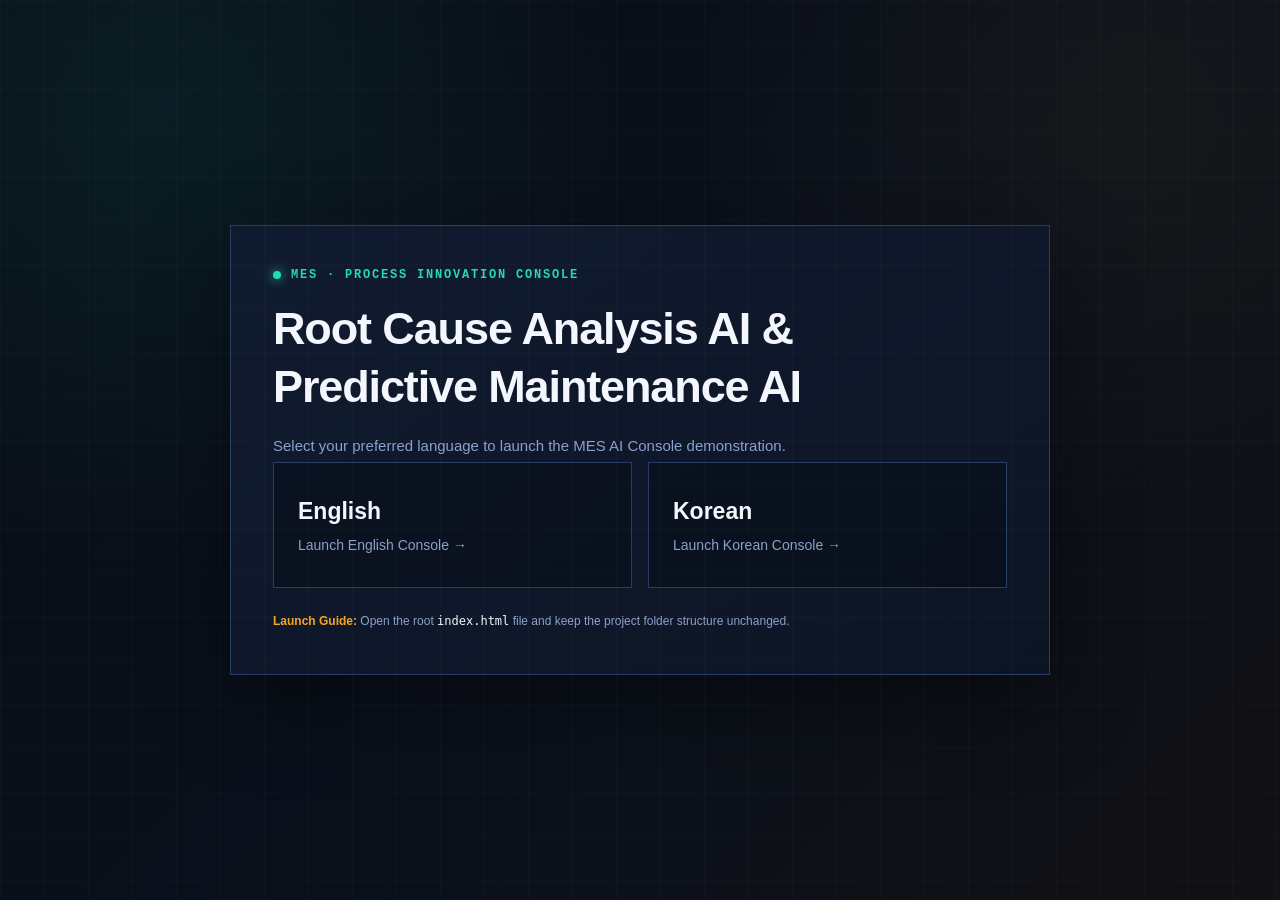
<file: index.html>
<!DOCTYPE html>
<html lang="en">
<head>
  <meta charset="UTF-8">
  <meta name="viewport" content="width=device-width, initial-scale=1.0">
  <meta name="description" content="MES Process Innovation Console bilingual demonstration">
  <title>MES AI Console - Language Selection</title>
  <link rel="stylesheet" href="mes-ai-console-project/assets/css/launcher.css">
</head>
<body>
  <main class="launcher">
    <section class="launcher-card" aria-labelledby="pageTitle">
      <div class="eyebrow"><span class="status-dot" aria-hidden="true"></span>MES · PROCESS INNOVATION CONSOLE</div>
      <h1 id="pageTitle">Root Cause Analysis AI &amp;<br>Predictive Maintenance AI</h1>
      <p class="description">Select your preferred language to launch the MES AI Console demonstration.</p>
      <div class="language-grid">
        <a class="language-card" href="mes-ai-console-project/pages/MES_Console_Full_EN.html">
          <span class="language-name">English</span>
          <span class="language-action">Launch English Console <span aria-hidden="true">→</span></span>
        </a>
        <a class="language-card" href="mes-ai-console-project/pages/MES_Console_Full_KR.html">
          <span class="language-name">Korean</span>
          <span class="language-action">Launch Korean Console <span aria-hidden="true">→</span></span>
        </a>
      </div>
      <p class="run-note"><strong>Launch Guide:</strong> Open the root <code>index.html</code> file and keep the project folder structure unchanged.</p>
    </section>
  </main>
  <script src="mes-ai-console-project/assets/js/launcher.js"></script>
</body>
</html>
</file>
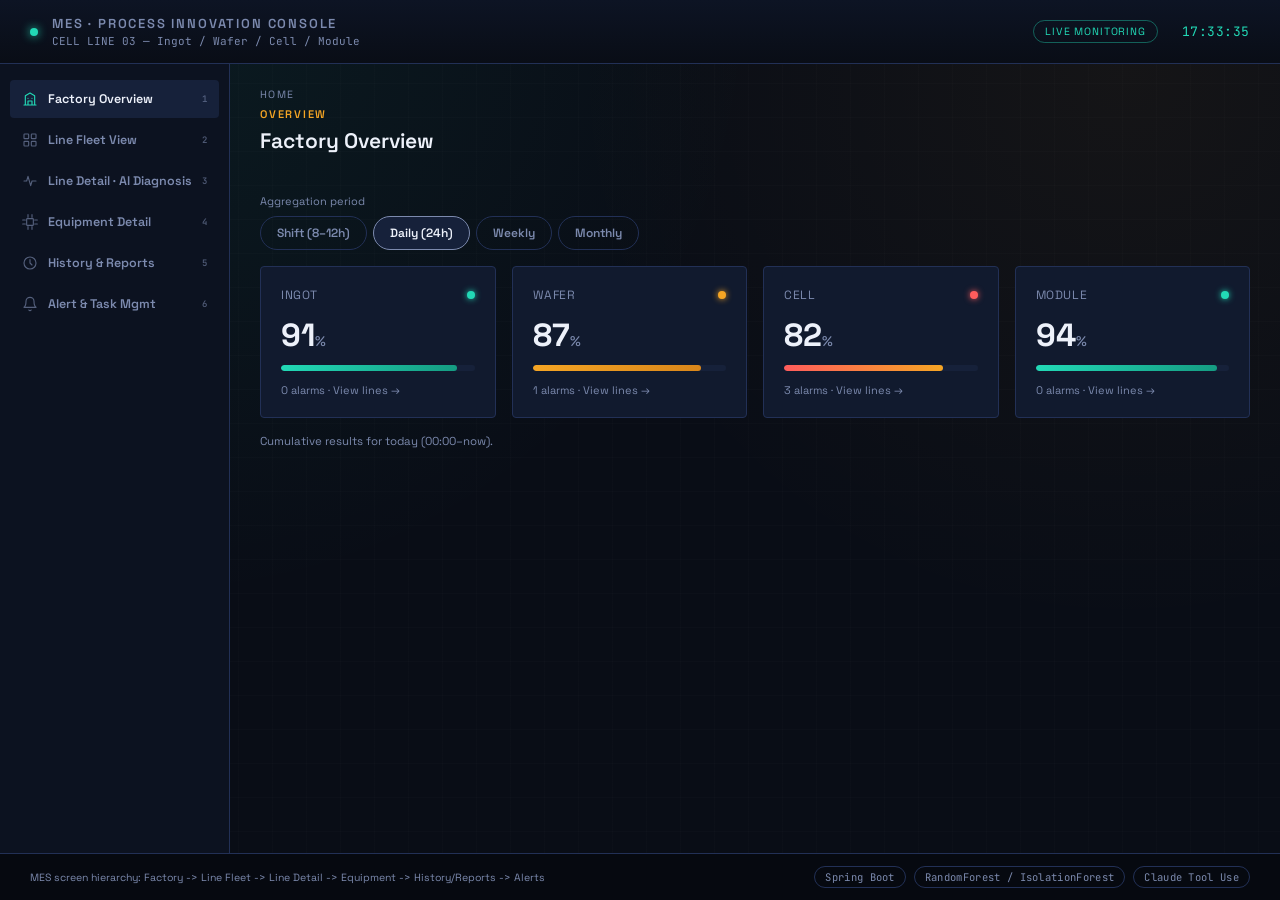
<file: mes-ai-console-project/pages/MES_Console_Full_EN.html>
<!DOCTYPE html>
<html lang="ko">
<head>
<meta charset="UTF-8">
<meta name="viewport" content="width=device-width, initial-scale=1.0">
<title>MES AI Console — Root Cause Analysis · Predictive Maintenance Live Demo</title>
<link rel="preconnect" href="https://fonts.googleapis.com">
<link href="https://fonts.googleapis.com/css2?family=JetBrains+Mono:wght@400;500;600;700&family=Space+Grotesk:wght@400;500;600;700&display=swap" rel="stylesheet">
<style>
  :root{
    --bg: #090D16;
    --bg-2: #0C1220;
    --panel: #111A2E;
    --panel-2: #16213A;
    --line: #223056;
    --line-soft: #1A2540;
    --text: #EDF1FA;
    --text-dim: #7C8AAE;
    --amber: #F5A524;
    --amber-dim: #7A5A20;
    --teal: #22D9B6;
    --teal-dim: #12594C;
    --red: #FF5C5C;
    --radius: 4px;
  }
  *{ box-sizing:border-box; margin:0; padding:0; }
  html,body{ height:100%; }
  body{
    background: var(--bg);
    background-image:
      radial-gradient(circle at 12% 0%, rgba(34,217,182,0.07), transparent 42%),
      radial-gradient(circle at 88% 8%, rgba(245,165,36,0.05), transparent 40%),
      repeating-linear-gradient(0deg, rgba(255,255,255,0.012) 0px, rgba(255,255,255,0.012) 1px, transparent 1px, transparent 34px),
      repeating-linear-gradient(90deg, rgba(255,255,255,0.012) 0px, rgba(255,255,255,0.012) 1px, transparent 1px, transparent 34px);
    color: var(--text);
    font-family: 'Space Grotesk', 'Segoe UI', sans-serif;
    min-height:100vh;
    display:flex;
    flex-direction:column;
    -webkit-font-smoothing:antialiased;
  }
  .mono{ font-family:'JetBrains Mono','Consolas',monospace; }

  /* ===== Top status bar ===== */
  .statusbar{
    display:flex; align-items:center; justify-content:space-between;
    padding: 15px 30px;
    border-bottom: 1px solid var(--line);
    background: linear-gradient(180deg, #0D1424, #090D16);
  }
  .statusbar-left{ display:flex; align-items:center; gap:14px; }
  .dot{ width:8px; height:8px; border-radius:50%; background:var(--teal); box-shadow:0 0 10px var(--teal); animation: pulse 2s infinite; flex-shrink:0; }
  @keyframes pulse{ 0%,100%{opacity:1} 50%{opacity:.35} }
  .sys-title{ font-size:13px; letter-spacing:0.14em; color:var(--text-dim); text-transform:uppercase; font-weight:600; }
  .sys-sub{ font-size:11px; color:var(--text-dim); margin-top:2px; }
  .statusbar-right{ display:flex; gap:24px; align-items:center; }
  .clock{ font-size:13px; color:var(--teal); letter-spacing:0.04em; }
  .badge{
    font-size:10.5px; letter-spacing:0.08em; text-transform:uppercase;
    padding:4px 11px; border:1px solid var(--line); border-radius:20px; color:var(--text-dim);
  }
  .badge.live{ border-color: rgba(34,217,182,0.4); color:var(--teal); }

  /* ===== Tab bar ===== */
  .tabbar{
    display:flex; gap:4px; padding: 14px 30px 0;
    border-bottom:1px solid var(--line);
    background: var(--bg-2);
  }
  .tab{
    font-family:inherit; font-size:13.5px; font-weight:600; letter-spacing:0.01em;
    background:none; border:none; color:var(--text-dim); cursor:pointer;
    padding: 12px 20px 14px; position:relative;
    display:flex; align-items:center; gap:9px;
    transition: color .2s;
  }
  .tab svg{ width:15px; height:15px; opacity:.65; transition:opacity .2s; }
  .tab:hover{ color:var(--text); }
  .tab.active{ color:var(--text); }
  .tab.active svg{ opacity:1; }
  .tab-underline{
    position:absolute; bottom:-1px; left:0; height:2px; width:0;
    background: linear-gradient(90deg, var(--teal), var(--amber));
    transition: transform .32s cubic-bezier(.4,0,.2,1), width .32s cubic-bezier(.4,0,.2,1);
  }
  .tab:focus-visible{ outline:2px solid var(--teal); outline-offset:2px; }

  /* ===== Main layout ===== */
  .panel{ display:none; flex:1; }
  .panel.active{ display:grid; grid-template-columns: 1.35fr 1fr; gap:1px; background:var(--line); overflow:hidden; }
  .col{ background:var(--bg); padding: 26px 30px; overflow-y:auto; }

  .section-label{ font-size:11px; letter-spacing:0.16em; text-transform:uppercase; color: var(--amber); font-weight:600; margin-bottom:6px; }
  .section-title{ font-size:21px; font-weight:600; margin-bottom:18px; }

  /* ===== Card shell ===== */
  .card{
    background: var(--panel); border:1px solid var(--line); border-radius: var(--radius);
    padding: 22px 24px; position:relative;
  }
  .card::before{
    content:''; position:absolute; top:0; left:16px; right:16px; height:1px;
    background: linear-gradient(90deg, transparent, rgba(255,255,255,0.09), transparent);
  }
  .card-title{ font-size:12px; color:var(--text-dim); margin-bottom:22px; display:flex; justify-content:space-between; letter-spacing:.02em; }

  /* ===== RCA: line schematic ===== */
  .stations{ position:relative; display:flex; justify-content:space-between; align-items:flex-start; height:62px; }
  .rail{ position:absolute; top:18px; left:20px; right:20px; height:2px; background: var(--line-soft); }
  .rail-fill{ position:absolute; top:0; left:0; height:100%; width:0%; background: linear-gradient(90deg, var(--teal), var(--amber)); transition: width 1.1s cubic-bezier(.4,0,.2,1); }
  .station{ position:relative; z-index:2; display:flex; flex-direction:column; align-items:center; gap:9px; }
  .node{ width:36px; height:36px; border-radius:50%; background: var(--panel-2); border:2px solid var(--line); display:flex; align-items:center; justify-content:center; font-size:11.5px; font-weight:700; color:var(--text-dim); transition: all .4s; }
  .node.active{ border-color:var(--teal); color:var(--teal); box-shadow:0 0 16px rgba(34,217,182,0.5); }
  .node.alert{ border-color:var(--red); color:var(--red); box-shadow:0 0 18px rgba(255,92,92,0.6); animation: alertPulse 0.9s infinite; }
  @keyframes alertPulse{ 0%,100%{transform:scale(1)} 50%{transform:scale(1.12)} }
  .station-label{ font-size:10.5px; color:var(--text-dim); text-align:center; white-space:nowrap; }
  .station-label.active{ color:var(--text); }
  .defect-marker{ font-size:11px; color:var(--red); font-weight:700; letter-spacing:.05em; opacity:0; transition:opacity .3s; white-space:nowrap; margin:-8px 0 14px; min-height:14px; }
  .defect-marker.show{ opacity:1; }

  /* ===== PM: chart ===== */
  .chart-wrap{ position:relative; }
  .chart-svg{ width:100%; height:auto; display:block; }
  .chart-line{ fill:none; stroke:url(#lineGrad); stroke-width:2.6; stroke-linecap:round; stroke-linejoin:round; }
  .chart-threshold{ stroke: rgba(255,92,92,0.55); stroke-width:1.3; stroke-dasharray:5 5; }
  .chart-zone{ fill: var(--amber); opacity:0; transition: opacity .6s; }
  .chart-zone.show{ opacity:0.09; }
  .chart-dot{ fill: var(--teal); opacity:0; transition: opacity .3s, fill .3s; }
  .chart-dot.show{ opacity:1; }
  .chart-dot.danger{ fill: var(--red); }
  .chart-endcap{ opacity:0; transition: opacity .3s; }
  .chart-endcap.show{ opacity:1; }
  .chart-label{ font-size:9.5px; fill: var(--text-dim); font-family:'JetBrains Mono',monospace; }
  .chart-threshold-label{ font-size:9.5px; fill: var(--red); font-family:'JetBrains Mono',monospace; opacity:0.85; }

  .btn-row{ display:flex; gap:10px; margin-top:26px; }
  .btn{ font-family:inherit; font-size:13px; font-weight:600; letter-spacing:0.02em; padding:11px 20px; border-radius:var(--radius); cursor:pointer; border:1px solid var(--line); background:var(--panel-2); color:var(--text); transition: all .15s; }
  .btn:hover{ border-color:var(--text-dim); }
  .btn.primary{ background: linear-gradient(180deg,#F5A524,#D9861A); color:#1A1206; border:none; }
  .btn.primary:hover{ filter:brightness(1.08); }
  .btn.teal{ background: linear-gradient(180deg,#22D9B6,#159C82); color:#04241D; border:none; }
  .btn.teal:hover{ filter:brightness(1.08); }
  .btn:disabled{ opacity:.4; cursor:not-allowed; }
  .btn:focus-visible{ outline:2px solid var(--teal); outline-offset:2px; }

  /* ===== Log panel ===== */
  .log-panel{ background: var(--panel); border:1px solid var(--line); border-radius: var(--radius); padding: 18px 20px; height: 260px; overflow-y:auto; margin-top:22px; }
  .log-row{ display:grid; grid-template-columns: 82px 1fr; gap:14px; padding: 9px 0; border-bottom: 1px dashed rgba(124,138,174,0.15); opacity:0; transform:translateY(4px); animation: rowIn .35s forwards; }
  .log-row:last-child{ border-bottom:none; }
  @keyframes rowIn{ to{ opacity:1; transform:translateY(0); } }
  .log-time{ font-size:11px; color:var(--teal); }
  .log-text{ font-size:12.5px; color:var(--text); line-height:1.5; }
  .log-text .k{ color:var(--text-dim); }
  .log-empty{ color:var(--text-dim); font-size:12.5px; padding:8px 0; }

  /* ===== Right column ===== */
  .diag-card{ background: var(--panel); border:1px solid var(--line); border-radius: var(--radius); padding: 20px 22px; margin-bottom:16px; }
  .diag-card-title{ font-size:11px; letter-spacing:.1em; text-transform:uppercase; color:var(--text-dim); margin-bottom:15px; }

  .cause-row{ margin-bottom:14px; }
  .cause-row:last-child{ margin-bottom:0; }
  .cause-head{ display:flex; justify-content:space-between; font-size:13px; margin-bottom:6px; }
  .cause-name{ color:var(--text); }
  .cause-pct{ font-weight:700; }
  .cause-bar-track{ height:7px; background:var(--panel-2); border-radius:4px; overflow:hidden; }
  .cause-bar-fill{ height:100%; width:0%; border-radius:4px; transition: width 1s cubic-bezier(.4,0,.2,1); }

  .stat-grid{ display:grid; grid-template-columns:1fr 1fr; gap:12px; }
  .stat-box{ background:var(--panel-2); border-radius:var(--radius); padding:14px 16px; }
  .stat-label{ font-size:10.5px; color:var(--text-dim); margin-bottom:6px; letter-spacing:.02em; }
  .stat-value{ font-size:19px; font-weight:700; color:var(--text); }
  .stat-value.danger{ color:var(--red); }
  .stat-value.warn{ color:var(--amber); }

  .llm-box{ background: linear-gradient(180deg, rgba(245,165,36,0.08), rgba(245,165,36,0.02)); border:1px solid var(--amber-dim); border-radius:var(--radius); padding:18px 22px; min-height:110px; }
  .llm-label{ display:flex; align-items:center; gap:9px; font-size:11px; letter-spacing:.1em; text-transform:uppercase; color:var(--amber); margin-bottom:11px; font-weight:600; }
  .llm-label svg{ width:15px; height:15px; }
  .llm-text{ font-size:13.5px; line-height:1.68; color:var(--text); }
  .cursor{ display:inline-block; width:7px; height:14px; background:var(--amber); vertical-align:middle; margin-left:2px; animation: blink 0.9s steps(1) infinite; }
  @keyframes blink{ 50%{ opacity:0; } }
  .placeholder{ color:var(--text-dim); font-size:12.5px; }

  .footer{ padding: 12px 30px; border-top:1px solid var(--line); font-size:10.5px; color:var(--text-dim); display:flex; justify-content:space-between; align-items:center; background: #060910; flex-wrap:wrap; gap:8px; }
  .stack-tags{ display:flex; gap:8px; flex-wrap:wrap; }
  .tag{ padding:3px 10px; border:1px solid var(--line); border-radius:12px; letter-spacing:.03em; font-family:'JetBrains Mono',monospace; }

  ::-webkit-scrollbar{ width:8px; }
  ::-webkit-scrollbar-track{ background:transparent; }
  ::-webkit-scrollbar-thumb{ background:var(--line); border-radius:4px; }

  @media (max-width: 880px){
    .panel.active{ grid-template-columns: 1fr; }
    .statusbar{ flex-direction:column; align-items:flex-start; gap:8px; }
    .stat-grid{ grid-template-columns:1fr; }
  }
  @media (prefers-reduced-motion: reduce){ *{ animation-duration:0.01ms !important; transition-duration:0.01ms !important; } }

  /* ===== Auto-detect badge ===== */
  .auto-badge{ display:none; align-items:center; gap:5px; font-size:9.5px; letter-spacing:.08em; color:var(--red); font-weight:700; }
  .auto-badge.on{ display:inline-flex; }
  .auto-dot{ width:6px;height:6px;border-radius:50%; background:var(--red); animation: pulse 1.1s infinite; box-shadow:0 0 6px var(--red); }
  .btn.auto-active{ background: linear-gradient(180deg,#FF5C5C,#C23B3B); color:#2a0a0a; border:none; }
  .btn.auto-active:hover{ filter:brightness(1.08); }
  .auto-hint{ font-size:10.5px; color:var(--text-dim); margin-top:9px; }

  /* ===== Toast notifications ===== */
  .toast-container{ position:fixed; top:18px; right:22px; display:flex; flex-direction:column; gap:10px; z-index:60; width:290px; }
  .toast{ background:var(--panel); border:1px solid var(--line); border-radius: var(--radius); padding:13px 15px; box-shadow:0 10px 28px rgba(0,0,0,0.45); transform:translateX(130%); opacity:0; transition:transform .38s cubic-bezier(.4,0,.2,1), opacity .38s; }
  .toast.show{ transform:translateX(0); opacity:1; }
  .toast-head{ display:flex; align-items:center; gap:9px; font-size:12.5px; font-weight:600; color:var(--text); }
  .toast-head svg{ width:16px; height:16px; color:var(--teal); flex-shrink:0; }
  .toast-sub{ font-size:11px; color:var(--text-dim); font-family:'JetBrains Mono',monospace; margin-top:4px; margin-left:25px; }
  .toast-bar{ height:2px; background:var(--line); border-radius:2px; margin-top:11px; overflow:hidden; }
  .toast-bar-fill{ height:100%; background:linear-gradient(90deg,var(--teal),var(--amber)); transform-origin:left; animation: toastShrink 3.6s linear forwards; }
  @keyframes toastShrink{ from{transform:scaleX(1)} to{transform:scaleX(0)} }

  /* ===== Shell / Sidebar ===== */
  .shell{ flex:1; display:flex; overflow:hidden; }
  .sidebar{ width:230px; flex-shrink:0; background:var(--bg-2); border-right:1px solid var(--line); padding:16px 10px; display:flex; flex-direction:column; gap:3px; overflow-y:auto; }
  .nav-btn{ display:flex; align-items:center; gap:10px; padding:11px 12px; border-radius:var(--radius); background:none; border:none; color:var(--text-dim); font-family:inherit; font-size:12.5px; font-weight:600; cursor:pointer; text-align:left; width:100%; transition: background .15s, color .15s; }
  .nav-btn svg{ width:16px; height:16px; opacity:.65; flex-shrink:0; }
  .nav-btn:hover{ background:var(--panel); color:var(--text); }
  .nav-btn.active{ background:var(--panel-2); color:var(--text); }
  .nav-btn.active svg{ opacity:1; color:var(--teal); }
  .nav-num{ font-size:9px; color:var(--text-dim); font-family:'JetBrains Mono',monospace; margin-left:auto; opacity:.6; }

  .content-area{ flex:1; display:flex; flex-direction:column; overflow-y:auto; }
  .view{ display:none; flex-direction:column; flex:1; }
  .view.active{ display:flex; }
  .view-header{ padding:24px 30px 4px; }
  .view-body{ padding:18px 30px 30px; flex:1; }
  .breadcrumb{ font-size:10.5px; letter-spacing:.14em; color:var(--text-dim); margin-bottom:6px; text-transform:uppercase; }

  .grid-4{ display:grid; grid-template-columns:repeat(4,1fr); gap:16px; }
  .grid-3{ display:grid; grid-template-columns:repeat(3,1fr); gap:16px; }
  .grid-2{ display:grid; grid-template-columns:1.1fr 1fr; gap:16px; }

  .process-card{ background:var(--panel); border:1px solid var(--line); border-radius:var(--radius); padding:20px; cursor:pointer; transition:border-color .2s, transform .15s; }
  .process-card:hover{ border-color:var(--text-dim); transform:translateY(-2px); }
  .pc-name{ font-size:12px; letter-spacing:.05em; color:var(--text-dim); margin-bottom:12px; display:flex; justify-content:space-between; align-items:center; }
  .pc-oee{ font-size:32px; font-weight:700; }
  .pc-oee small{ font-size:14px; color:var(--text-dim); font-weight:500; }
  .pc-foot{ margin-top:12px; font-size:11px; color:var(--text-dim); }

  .status-dot{ width:8px; height:8px; border-radius:50%; display:inline-block; }
  .status-dot.ok{ background:var(--teal); box-shadow:0 0 6px var(--teal); }
  .status-dot.warn{ background:var(--amber); box-shadow:0 0 6px var(--amber); }
  .status-dot.danger{ background:var(--red); box-shadow:0 0 6px var(--red); animation: alertPulse 1s infinite; }

  .mini-gauge-track{ height:6px; background:var(--panel-2); border-radius:4px; overflow:hidden; margin-top:10px; }
  .mini-gauge-fill{ height:100%; border-radius:4px; }

  .line-card{ background:var(--panel); border:1px solid var(--line); border-radius:var(--radius); padding:16px 18px; cursor:pointer; transition:border-color .2s, transform .15s; }
  .line-card:hover{ border-color:var(--text-dim); transform:translateY(-2px); }
  .line-card.danger{ border-color: rgba(255,92,92,0.45); }
  .line-card.warn{ border-color: rgba(245,165,36,0.4); }
  .line-card-head{ display:flex; justify-content:space-between; align-items:center; margin-bottom:8px; font-weight:700; font-size:13px; }
  .line-card-sub{ font-size:11px; color:var(--text-dim); }

  .filter-row{ display:flex; gap:10px; align-items:center; flex-wrap:wrap; margin-bottom:18px; }
  .select, .date-input{ font-family:inherit; background:var(--panel-2); border:1px solid var(--line); color:var(--text); padding:8px 12px; border-radius:var(--radius); font-size:12px; cursor:pointer; }
  .filter-label{ font-size:11px; color:var(--text-dim); }
  .fleet-note{ display:none; color:var(--text-dim); font-size:12.5px; padding:30px 0; text-align:center; }

  .line-context{ display:flex; align-items:center; gap:12px; flex-wrap:wrap; padding:16px 30px 0; }
  .line-context-hint{ display:none; font-size:11px; color:var(--amber); }

  .table-wrap{ background:var(--panel); border:1px solid var(--line); border-radius:var(--radius); overflow:hidden; }
  .table{ width:100%; border-collapse:collapse; font-size:12px; }
  .table th{ text-align:left; font-size:10px; color:var(--text-dim); text-transform:uppercase; letter-spacing:.06em; padding:11px 14px; border-bottom:1px solid var(--line); background:var(--panel-2); }
  .table td{ padding:11px 14px; border-bottom:1px solid var(--line-soft); color:var(--text); }
  .table tr:last-child td{ border-bottom:none; }
  .table tr:hover td{ background:rgba(255,255,255,0.02); }

  .status-badge{ display:inline-block; padding:3px 10px; border-radius:12px; font-size:10px; font-weight:700; letter-spacing:.03em; }
  .status-badge.pending{ background:rgba(245,165,36,0.15); color:var(--amber); }
  .status-badge.progress{ background:rgba(34,217,182,0.15); color:var(--teal); }
  .status-badge.done{ background:rgba(124,138,174,0.18); color:var(--text-dim); }

  .filter-tabs{ display:flex; gap:6px; margin-bottom:16px; }
  .filter-tab{ font-family:inherit; font-size:12px; font-weight:600; padding:8px 16px; border-radius:20px; border:1px solid var(--line); background:none; color:var(--text-dim); cursor:pointer; transition: all .15s; }
  .filter-tab:hover{ color:var(--text); }
  .filter-tab.active{ background:var(--panel-2); color:var(--text); border-color:var(--text-dim); }

  .action-btn{ font-family:inherit; font-size:11px; font-weight:600; padding:6px 12px; border-radius:var(--radius); border:1px solid var(--line); background:var(--panel-2); color:var(--text); cursor:pointer; }
  .action-btn:hover{ border-color:var(--text-dim); }
  .action-btn:disabled{ opacity:.4; cursor:not-allowed; }

  .stat-mini{ background:var(--panel-2); border-radius:var(--radius); padding:14px 16px; }
  .stat-mini-label{ font-size:10px; color:var(--text-dim); margin-bottom:6px; }
  .stat-mini-value{ font-size:17px; font-weight:700; }
  .oee-note{ margin-top:16px; font-size:11.5px; color:var(--text-dim); }
  .badge.aggregated{ border-color: rgba(124,138,174,0.35); color:var(--text-dim); }
  .chart-gridline{ stroke: rgba(255,255,255,0.07); stroke-width: 1; shape-rendering: crispEdges; }
  .chart-axis-line{ stroke: rgba(255,255,255,0.18); stroke-width: 1; }
  .chart-axis-label{ font-size:9px; fill: var(--text-dim); font-family:'JetBrains Mono',monospace; }

  .line-card.add-line{ border-style:dashed; display:flex; align-items:center; justify-content:center; color:var(--text-dim); font-size:12.5px; font-weight:600; gap:6px; }
  .line-card.add-line:hover{ color:var(--text); border-color:var(--text-dim); }
  .add-line-form{ display:none; align-items:center; gap:10px; margin-top:14px; background:var(--panel); border:1px solid var(--line); border-radius:var(--radius); padding:14px 16px; }
  .add-line-form.show{ display:flex; }
  .add-line-form input{ font-family:inherit; background:var(--panel-2); border:1px solid var(--line); color:var(--text); padding:8px 12px; border-radius:var(--radius); font-size:12px; width:110px; }

  /* ===== Issue history + modal ===== */
  .issue-empty{ color:var(--text-dim); font-size:12px; padding:12px 14px !important; }
  .issue-row{ cursor:pointer; }
  .issue-row td{ font-size:11.5px; }
  .issue-dot-cell{ width:28px; text-align:center; }
  .issue-new-dot{ width:8px; height:8px; border-radius:50%; background:var(--red); display:inline-block; box-shadow:0 0 6px var(--red); animation: alertPulse 0.9s infinite; }

  .modal-overlay{ position:fixed; inset:0; background:rgba(4,7,14,0.72); backdrop-filter:blur(2px); display:none; align-items:center; justify-content:center; z-index:100; padding:20px; }
  .modal-overlay.show{ display:flex; }
  .modal-card{ width:540px; max-width:100%; max-height:85vh; overflow-y:auto; background:var(--panel); border:1px solid var(--line); border-radius:var(--radius); padding:26px 28px; position:relative; box-shadow:0 20px 60px rgba(0,0,0,0.5); }
  .modal-close{ position:absolute; top:16px; right:16px; background:none; border:none; color:var(--text-dim); font-size:16px; cursor:pointer; padding:4px; line-height:1; }
  .modal-close:hover{ color:var(--text); }
  .modal-kicker{ font-size:11px; letter-spacing:.14em; color:var(--amber); font-weight:700; margin-bottom:8px; }
  .modal-title{ font-size:19px; font-weight:700; color:var(--text); margin-bottom:6px; padding-right:24px; }
  .modal-time{ font-size:11.5px; color:var(--teal); margin-bottom:20px; }
  .modal-section-label{ font-size:10.5px; letter-spacing:.1em; text-transform:uppercase; color:var(--text-dim); margin-bottom:12px; }
  .modal-llm-box{ margin-top:20px; background: linear-gradient(180deg, rgba(245,165,36,0.08), rgba(245,165,36,0.02)); border:1px solid var(--amber-dim); border-radius:var(--radius); padding:16px 18px; }
  .modal-llm-label{ font-size:10.5px; letter-spacing:.1em; text-transform:uppercase; color:var(--amber); margin-bottom:8px; font-weight:700; }
  .modal-llm-text{ font-size:13px; line-height:1.6; color:var(--text); }
</style>
</head>
<body>

  <div class="toast-container" id="toastContainer"></div>

  <div class="modal-overlay" id="issueModalOverlay" onclick="if(event.target===this) closeIssueModal()">
    <div class="modal-card">
      <button class="modal-close" onclick="closeIssueModal()">✕</button>
      <div class="modal-kicker" id="issueModalKicker">ISSUE DETAIL</div>
      <div class="modal-title" id="issueModalTitle">—</div>
      <div class="modal-time mono" id="issueModalTime">—</div>
      <div class="modal-section-label">ROOT CAUSE RANKING</div>
      <div id="issueModalCauses"></div>
      <div class="modal-llm-box">
        <div class="modal-llm-label">LLM EXPLANATION</div>
        <div class="modal-llm-text" id="issueModalLLM">—</div>
      </div>
    </div>
  </div>

  <div class="statusbar">
    <div class="statusbar-left">
      <div class="dot"></div>
      <div>
        <div class="sys-title">MES · Process Innovation Console</div>
        <div class="sys-sub mono" id="sysSub">CELL LINE 03 — Ingot / Wafer / Cell / Module</div>
      </div>
    </div>
    <div class="statusbar-right">
      <span class="badge live" id="liveBadge">Live monitoring</span>
      <span class="clock mono" id="clock">14:31:52</span>
    </div>
  </div>

  <div class="shell">
  <nav class="sidebar">
    <button class="nav-btn active" id="navBtn-factory" onclick="switchView('factory')"><svg viewBox="0 0 24 24" fill="none" stroke="currentColor" stroke-width="1.7" stroke-linecap="round" stroke-linejoin="round"><path d="M3 21h18M5 21V7l7-4 7 4v14M9 21v-6h6v6M9 11h.01M15 11h.01M9 15h.01M15 15h.01"/></svg><span>Factory Overview</span><span class="nav-num">1</span></button>
    <button class="nav-btn" id="navBtn-fleet" onclick="switchView('fleet')"><svg viewBox="0 0 24 24" fill="none" stroke="currentColor" stroke-width="1.7" stroke-linecap="round" stroke-linejoin="round"><rect x="3" y="3" width="7" height="7" rx="1"/><rect x="14" y="3" width="7" height="7" rx="1"/><rect x="3" y="14" width="7" height="7" rx="1"/><rect x="14" y="14" width="7" height="7" rx="1"/></svg><span>Line Fleet View</span><span class="nav-num">2</span></button>
    <button class="nav-btn" id="navBtn-line" onclick="switchView('line')"><svg viewBox="0 0 24 24" fill="none" stroke="currentColor" stroke-width="1.7" stroke-linecap="round" stroke-linejoin="round"><path d="M3 12h4l2-7 4 14 2-7h6"/></svg><span>Line Detail · AI Diagnosis</span><span class="nav-num">3</span></button>
    <button class="nav-btn" id="navBtn-equipment" onclick="switchView('equipment')"><svg viewBox="0 0 24 24" fill="none" stroke="currentColor" stroke-width="1.7" stroke-linecap="round" stroke-linejoin="round"><rect x="7" y="7" width="10" height="10" rx="1"/><path d="M9 1v4M15 1v4M9 19v4M15 19v4M1 9h4M1 15h4M19 9h4M19 15h4"/></svg><span>Equipment Detail</span><span class="nav-num">4</span></button>
    <button class="nav-btn" id="navBtn-history" onclick="switchView('history')"><svg viewBox="0 0 24 24" fill="none" stroke="currentColor" stroke-width="1.7" stroke-linecap="round" stroke-linejoin="round"><circle cx="12" cy="12" r="9"/><path d="M12 7v5l3 3"/></svg><span>History & Reports</span><span class="nav-num">5</span></button>
    <button class="nav-btn" id="navBtn-alerts" onclick="switchView('alerts')"><svg viewBox="0 0 24 24" fill="none" stroke="currentColor" stroke-width="1.7" stroke-linecap="round" stroke-linejoin="round"><path d="M6 8a6 6 0 0112 0c0 7 3 9 3 9H3s3-2 3-9"/><path d="M10.3 21a1.94 1.94 0 003.4 0"/></svg><span>Alert & Task Mgmt</span><span class="nav-num">6</span></button>
  </nav>
    <div class="content-area">

    <div class="view active" id="view-factory">
      <div class="view-header">
        <div class="breadcrumb">HOME</div>
        <div class="section-label">OVERVIEW</div>
        <div class="section-title">Factory Overview</div>
      </div>
      <div class="view-body">
        <div class="filter-row" style="margin-bottom:8px;">
          <span class="filter-label">Aggregation period</span>
        </div>
        <div class="filter-tabs" id="oeePeriodTabs"><button class="filter-tab" data-period="shift" onclick="setOeePeriod('shift')">Shift (8–12h)</button><button class="filter-tab active" data-period="daily" onclick="setOeePeriod('daily')">Daily (24h)</button><button class="filter-tab" data-period="weekly" onclick="setOeePeriod('weekly')">Weekly</button><button class="filter-tab" data-period="monthly" onclick="setOeePeriod('monthly')">Monthly</button></div>
        <div class="grid-4">
      <div class="process-card" onclick="goToFleet('ingot')">
        <div class="pc-name"><span>INGOT</span><span class="status-dot ok" id="dot-ingot"></span></div>
        <div class="pc-oee"><span id="oee-ingot">—</span><small>%</small></div>
        <div class="mini-gauge-track"><div class="mini-gauge-fill" id="gauge-ingot" style="width:0%;"></div></div>
        <div class="pc-foot"><span id="alarms-ingot">—</span> alarms · View lines →</div>
      </div>
      <div class="process-card" onclick="goToFleet('wafer')">
        <div class="pc-name"><span>WAFER</span><span class="status-dot ok" id="dot-wafer"></span></div>
        <div class="pc-oee"><span id="oee-wafer">—</span><small>%</small></div>
        <div class="mini-gauge-track"><div class="mini-gauge-fill" id="gauge-wafer" style="width:0%;"></div></div>
        <div class="pc-foot"><span id="alarms-wafer">—</span> alarms · View lines →</div>
      </div>
      <div class="process-card" onclick="goToFleet('cell')">
        <div class="pc-name"><span>CELL</span><span class="status-dot ok" id="dot-cell"></span></div>
        <div class="pc-oee"><span id="oee-cell">—</span><small>%</small></div>
        <div class="mini-gauge-track"><div class="mini-gauge-fill" id="gauge-cell" style="width:0%;"></div></div>
        <div class="pc-foot"><span id="alarms-cell">—</span> alarms · View lines →</div>
      </div>
      <div class="process-card" onclick="goToFleet('module')">
        <div class="pc-name"><span>MODULE</span><span class="status-dot ok" id="dot-module"></span></div>
        <div class="pc-oee"><span id="oee-module">—</span><small>%</small></div>
        <div class="mini-gauge-track"><div class="mini-gauge-fill" id="gauge-module" style="width:0%;"></div></div>
        <div class="pc-foot"><span id="alarms-module">—</span> alarms · View lines →</div>
      </div>
        </div>
        <div class="oee-note" id="oeeNote">Cumulative results for today (00:00–now).</div>
      </div>
    </div>

    <div class="view" id="view-fleet">
      <div class="view-header">
        <div class="breadcrumb">LINE FLEET</div>
        <div class="section-label">OVERVIEW</div>
        <div class="section-title">Line Fleet View</div>
      </div>
      <div class="view-body">
        <div class="filter-row">
          <span class="filter-label">Process</span>
          <select class="select" id="processSelect" onchange="renderFleet()">
            <option value="ingot">INGOT</option>
            <option value="wafer">WAFER</option>
            <option value="cell" selected>CELL</option>
            <option value="module">MODULE</option>
          </select>
          <button class="btn" onclick="showAddLineForm()">+ Add line</button>
        </div>
        <div class="filter-tabs" id="fleetPeriodTabs"><button class="filter-tab" data-period="shift" onclick="setOeePeriod('shift')">Shift (8–12h)</button><button class="filter-tab active" data-period="daily" onclick="setOeePeriod('daily')">Daily (24h)</button><button class="filter-tab" data-period="weekly" onclick="setOeePeriod('weekly')">Weekly</button><button class="filter-tab" data-period="monthly" onclick="setOeePeriod('monthly')">Monthly</button></div>
        <div class="add-line-form" id="addLineForm">
          <span class="filter-label">New line number</span>
          <input type="text" id="addLineNumInput" placeholder="e.g. 07" maxlength="3">
          <button class="btn primary" onclick="confirmAddLine()">Add</button>
          <button class="btn" onclick="hideAddLineForm()">Cancel</button>
        </div>
        <div class="grid-3" id="fleetGrid"></div>
        <div class="fleet-note" id="fleetNote"></div>
      </div>
    </div>

    <div class="view" id="view-line">
      <div class="line-context">
        <span class="filter-label">Current process</span>
        <select class="select" id="lineProcessSelect" onchange="onLineProcessChange()"><option value="ingot">INGOT</option><option value="wafer">WAFER</option><option value="cell">CELL</option><option value="module">MODULE</option></select>
        <span class="filter-label">Current line</span>
        <select class="select" id="lineSelect" onchange="onLineSelectChange()"></select>
        <span class="line-context-hint" id="lineSelectHint">Live data for the selected line is not yet available — this demo simulation is fixed to Line 03.</span>
      </div>
  <div class="tabbar">
    <button class="tab active" id="tabBtnRCA" onclick="switchTab('rca')">
      <svg viewBox="0 0 24 24" fill="none" stroke="currentColor" stroke-width="1.8"><circle cx="11" cy="11" r="7"/><path d="M21 21l-4.3-4.3" stroke-linecap="round"/></svg>
      Root Cause Analysis AI
    </button>
    <button class="tab" id="tabBtnPM" onclick="switchTab('pm')">
      <svg viewBox="0 0 24 24" fill="none" stroke="currentColor" stroke-width="1.8" stroke-linecap="round" stroke-linejoin="round"><path d="M3 12h4l2-7 4 14 2-7h6"/></svg>
      Predictive Maintenance AI
    </button>
    <div class="tab-underline" id="tabUnderline"></div>
  </div>

  <!-- ============ PANEL 1: RCA ============ -->
  <div class="panel active" id="panel-rca">
    <div class="col">
      <div class="section-label">SIMULATION</div>
      <div class="section-title">Root Cause Analysis AI</div>

      <div class="card">
        <div class="card-title"><span>CELL LINE 03 SCHEMATIC</span><span style="display:flex;align-items:center;gap:10px;"><span class="auto-badge" id="rcaAutoBadge"><span class="auto-dot"></span>AUTO</span><span class="mono" id="rcaStepIndicator">STANDBY</span></span></div>
        <div class="defect-marker mono" id="rcaMarker">⚠ MICROCRACK</div>
        <div class="stations">
          <div class="rail"><div class="rail-fill" id="rcaRailFill"></div></div>
          <div class="station">
            <div class="node" id="rcaNode1">1</div>
            <div class="station-label" id="rcaLabel1">Input</div>
          </div>
          <div class="station"><div class="node" id="rcaNode2">2</div><div class="station-label" id="rcaLabel2">Heat Treatment #3</div></div>
          <div class="station"><div class="node" id="rcaNode3">3</div><div class="station-label" id="rcaLabel3">Inspection</div></div>
          <div class="station"><div class="node" id="rcaNode4">4</div><div class="station-label" id="rcaLabel4">Diagnosis AI</div></div>
        </div>
        <div class="btn-row">
          <button class="btn primary" id="rcaRunBtn" onclick="runRCA()">Simulate Defect Event ▶</button>
          <button class="btn" onclick="manualResetRCA()">Reset</button>
          <button class="btn" id="rcaAutoBtn" onclick="toggleAutoRCA()">Start Live Auto-Detect ⏱</button>
        </div>
        <div class="auto-hint" id="rcaAutoHint" style="display:none;">In auto-detect mode, new defect/anomaly events fire randomly every 6–11 seconds.</div>
      </div>

      <div class="section-label" style="margin-top:26px;">DATA COLLECTION LOG</div>
      <div class="log-panel" id="rcaLogPanel" style="margin-top:8px;">
        <div class="log-empty">Run the simulation to see the live log here.</div>
      </div>

      <div class="section-label" style="margin-top:22px; display:flex; justify-content:space-between; align-items:center;"><span>ISSUE HISTORY</span><span class="mono" id="rcaAutoCountLabel" style="color:var(--teal);">Auto-detected: 0</span></div>
      <div class="table-wrap" style="margin-top:8px;">
        <table class="table">
          <thead><tr><th></th><th>Time</th><th>Type</th><th>Top Cause</th></tr></thead>
          <tbody id="rcaIssueTable">
            <tr><td colspan="4" class="issue-empty">No issues recorded yet.</td></tr>
          </tbody>
        </table>
      </div>
    </div>

    <div class="col">
      <div class="section-label">OUTPUT</div>
      <div class="section-title">Diagnosis Result</div>

      <div class="diag-card">
        <div class="diag-card-title">Root Cause Ranking (RandomForest · feature_importances_)</div>
        <div id="rcaCauses"><div class="placeholder">Root-cause candidates appear here after the simulation runs.</div></div>
      </div>

      <div class="diag-card llm-box">
        <div class="llm-label">
          <svg viewBox="0 0 24 24" fill="none" stroke="currentColor" stroke-width="1.7"><rect x="4" y="8" width="16" height="11" rx="2"/><path d="M9 8V5a3 3 0 016 0v3M9 13h.01M15 13h.01" stroke-linecap="round"/></svg>
          LLM Explanation — Claude API
        </div>
        <div class="llm-text" id="rcaLLM"><span class="placeholder">Waiting...</span></div>
      </div>
    </div>
  </div>

  <!-- ============ PANEL 2: PM ============ -->
  <div class="panel" id="panel-pm">
    <div class="col">
      <div class="section-label">SIMULATION</div>
      <div class="section-title">Predictive Maintenance AI</div>

      <div class="card">
        <div class="card-title"><span>HEAT TREATMENT UNIT #3 — VIBRATION TREND</span><span style="display:flex;align-items:center;gap:10px;"><span class="auto-badge" id="pmAutoBadge"><span class="auto-dot"></span>AUTO</span><span class="mono" id="pmStepIndicator">STANDBY</span></span></div>
        <div class="chart-wrap">
          <svg class="chart-svg" viewBox="0 0 600 230" id="pmChart">
            <defs>
              <linearGradient id="lineGrad" x1="0" y1="0" x2="1" y2="0">
                <stop offset="0%" stop-color="#22D9B6"/>
                <stop offset="65%" stop-color="#F5A524"/>
                <stop offset="100%" stop-color="#FF5C5C"/>
              </linearGradient>
            </defs>
            <rect class="chart-zone" id="pmZone" x="386.7" y="15" width="173.3" height="190"></rect>
            <line class="chart-threshold" x1="40" y1="65" x2="560" y2="65"></line>
            <text class="chart-threshold-label" x="565" y="68">3.0</text>
            <polyline class="chart-line" id="pmLine" points="40,105.5 126.7,103.3 213.3,101 300,92 386.7,83 473.3,69.5 560,38"
              stroke-dasharray="560" stroke-dashoffset="560"></polyline>
            <circle class="chart-dot" data-i="0" cx="40" cy="105.5" r="3.4"></circle>
            <circle class="chart-dot" data-i="1" cx="126.7" cy="103.3" r="3.4"></circle>
            <circle class="chart-dot" data-i="2" cx="213.3" cy="101" r="3.4"></circle>
            <circle class="chart-dot" data-i="3" cx="300" cy="92" r="3.4"></circle>
            <circle class="chart-dot" data-i="4" cx="386.7" cy="83" r="3.4"></circle>
            <circle class="chart-dot" data-i="5" cx="473.3" cy="69.5" r="3.4"></circle>
            <circle class="chart-dot danger" data-i="6" cx="560" cy="38" r="4.4"></circle>
            <g class="chart-endcap" id="pmEndcap">
              <circle cx="560" cy="38" r="9" fill="none" stroke="#FF5C5C" stroke-width="1.4"><animate attributeName="r" values="6;13;6" dur="1.4s" repeatCount="indefinite"/><animate attributeName="opacity" values="0.8;0;0.8" dur="1.4s" repeatCount="indefinite"/></circle>
            </g>
            <text class="chart-label" x="40" y="215">D-6</text>
            <text class="chart-label" x="126.7" y="215">D-5</text>
            <text class="chart-label" x="213.3" y="215">D-4</text>
            <text class="chart-label" x="300" y="215">D-3</text>
            <text class="chart-label" x="386.7" y="215">D-2</text>
            <text class="chart-label" x="473.3" y="215">D-1</text>
            <text class="chart-label" x="546" y="215">D-0</text>
          </svg>
        </div>
        <div class="btn-row">
          <button class="btn teal" id="pmRunBtn" onclick="runPM()">Simulate Equipment Diagnosis ▶</button>
          <button class="btn" onclick="manualResetPM()">Reset</button>
          <button class="btn" id="pmAutoBtn" onclick="toggleAutoPM()">Start Live Auto-Detect ⏱</button>
        </div>
        <div class="auto-hint" id="pmAutoHint" style="display:none;">In auto-detect mode, new defect/anomaly events fire randomly every 6–11 seconds.</div>
      </div>

      <div class="section-label" style="margin-top:26px;">SENSOR EVENT LOG</div>
      <div class="log-panel" id="pmLogPanel" style="margin-top:8px;">
        <div class="log-empty">Run the simulation to see the live log here.</div>
      </div>

      <div class="section-label" style="margin-top:22px; display:flex; justify-content:space-between; align-items:center;"><span>ISSUE HISTORY</span><span class="mono" id="pmAutoCountLabel" style="color:var(--teal);">Auto-detected: 0</span></div>
      <div class="table-wrap" style="margin-top:8px;">
        <table class="table">
          <thead><tr><th></th><th>Time</th><th>Type</th><th>Top Cause</th></tr></thead>
          <tbody id="pmIssueTable">
            <tr><td colspan="4" class="issue-empty">No issues recorded yet.</td></tr>
          </tbody>
        </table>
      </div>
    </div>

    <div class="col">
      <div class="section-label">OUTPUT</div>
      <div class="section-title">Anomaly Detection Result</div>

      <div class="diag-card">
        <div class="diag-card-title">Anomaly Detection (Isolation Forest)</div>
        <div class="stat-grid" id="pmStats">
          <div class="stat-box"><div class="stat-label">Anomaly Score</div><div class="stat-value" id="pmScoreVal">—</div></div>
          <div class="stat-box"><div class="stat-label">Trend</div><div class="stat-value" id="pmTrendVal">—</div></div>
          <div class="stat-box"><div class="stat-label">Failure Probability (72h)</div><div class="stat-value danger" id="pmProbVal">—</div></div>
          <div class="stat-box"><div class="stat-label">Recommended Action</div><div class="stat-value warn" id="pmActionVal" style="font-size:13px;">—</div></div>
        </div>
      </div>

      <div class="diag-card llm-box">
        <div class="llm-label">
          <svg viewBox="0 0 24 24" fill="none" stroke="currentColor" stroke-width="1.7"><rect x="4" y="8" width="16" height="11" rx="2"/><path d="M9 8V5a3 3 0 016 0v3M9 13h.01M15 13h.01" stroke-linecap="round"/></svg>
          LLM Explanation — Claude API
        </div>
        <div class="llm-text" id="pmLLM"><span class="placeholder">Waiting...</span></div>
      </div>
    </div>
  </div>


    </div>

    <div class="view" id="view-equipment">
      <div class="view-header">
        <div class="breadcrumb">EQUIPMENT</div>
        <div class="section-label">DETAIL</div>
        <div class="section-title">Equipment Detail</div>
      </div>
      <div class="view-body">
        <div class="filter-row">
          <span class="filter-label">Process</span>
          <select class="select" id="equipProcessSelect" onchange="onEquipProcessChange()"><option value="CELL" selected>CELL</option><option value="INGOT">INGOT</option><option value="WAFER">WAFER</option><option value="MODULE">MODULE</option></select>
          <span class="filter-label">Equipment</span>
          <select class="select" id="equipSelect" onchange="renderEquipment()"></select>
        </div>
        <div class="filter-tabs" id="equipPeriodTabs"><button class="filter-tab" data-period="24h" onclick="setEquipPeriod('24h')">24 Hours</button><button class="filter-tab active" data-period="7d" onclick="setEquipPeriod('7d')">7 Days</button><button class="filter-tab" data-period="30d" onclick="setEquipPeriod('30d')">30 Days</button></div>
        <div class="grid-2">
          <div class="card">
            <div class="card-title"><span id="equipTrendTitle">Vibration trend — last 7 days</span><span></span></div>
            <div class="chart-wrap">
              <svg class="chart-svg" viewBox="0 0 600 230">
                <defs><linearGradient id="lineGrad2" x1="0" y1="0" x2="1" y2="0">
                  <stop offset="0%" stop-color="#22D9B6"/><stop offset="100%" stop-color="#F5A524"/>
                </linearGradient></defs>
                <g id="equipGridLines"></g>
                <text class="chart-label" x="2" y="22">High</text>
                <text class="chart-label" x="2" y="111">Caution</text>
                <text class="chart-label" x="2" y="199">Normal</text>
                <polyline id="equipChartLine" points="" fill="none" stroke="url(#lineGrad2)" stroke-width="2.4" stroke-linecap="round" stroke-linejoin="round"></polyline>
                <g id="equipDotsGroup"></g>
                <g id="equipXLabels"></g>
              </svg>
            </div>
          </div>
          <div class="card">
            <div class="card-title"><span>STATUS</span><span></span></div>
            <div class="stat-grid"><div class="stat-mini"><div class="stat-mini-label">Uptime</div><div class="stat-mini-value" id="equipUptime">—</div></div><div class="stat-mini"><div class="stat-mini-label">Last maintenance</div><div class="stat-mini-value" id="equipLastMaint">—</div></div><div class="stat-mini"><div class="stat-mini-label">Next maintenance</div><div class="stat-mini-value" id="equipNextMaint">—</div></div><div class="stat-mini"><div class="stat-mini-label">Est. remaining life (RUL)</div><div class="stat-mini-value" id="equipRUL">—</div></div></div>
          </div>
        </div>
        <div class="section-label" style="margin-top:24px;">MAINTENANCE HISTORY</div>
        <div class="table-wrap" style="margin-top:8px;">
          <table class="table">
            <thead><tr><th>Date</th><th>Type</th><th>Technician</th><th>Note</th></tr></thead>
            <tbody id="equipMaintTable"></tbody>
          </table>
        </div>
      </div>
    </div>

    <div class="view" id="view-history">
      <div class="view-header">
        <div class="breadcrumb">HISTORY</div>
        <div class="section-label">ANALYTICS</div>
        <div class="section-title">History & Reports</div>
      </div>
      <div class="view-body">
        <div class="filter-row">
          <span class="filter-label">Process *</span>
          <select class="select" id="histProcessFilter" onchange="onHistProcessChange()"><option value="CELL" selected>CELL</option><option value="INGOT">INGOT</option><option value="WAFER">WAFER</option><option value="MODULE">MODULE</option></select>
          <span class="filter-label">Line</span>
          <select class="select" id="histLineFilter"></select>
          <span class="filter-label">Defect type</span>
          <select class="select" id="histTypeFilter"></select>
        </div>
        <div class="filter-row">
          <span class="filter-label">From</span>
          <input class="date-input" type="date" id="histDateFrom" value="2026-07-01">
          <span class="filter-label">To</span>
          <input class="date-input" type="date" id="histDateTo" value="2026-07-27">
          <button class="btn" onclick="applyHistoryFilter()">Search</button>
          <button class="btn primary" onclick="showToast('Download complete','defect_report_2026Q3.pdf (simulated)','info')">Download Report (PDF)</button>
        </div>
        <div class="auto-hint" style="display:block;margin-top:-8px;margin-bottom:18px;">* Process is required. Line and defect type default to All if left unselected.</div>

        <div class="card" style="margin-bottom:20px;">
          <div class="card-title"><span id="histChartTitle">Weekly defect rate trend</span><span></span></div>
          <div class="chart-wrap">
            <svg class="chart-svg" viewBox="0 0 600 160">
              <g id="histGridLines"></g>
              <text class="chart-label" x="2" y="19">8%</text>
              <text class="chart-label" x="2" y="74">4%</text>
              <text class="chart-label" x="2" y="129">0%</text>
              <polyline id="histTrendLine" points="" fill="none" stroke="#F5A524" stroke-width="2.4" stroke-linecap="round" stroke-linejoin="round"></polyline>
              <g id="histTrendDots"></g>
              <g id="histXLabels"></g>
            </svg>
          </div>
        </div>

        <div class="section-label">RECENT DIAGNOSIS HISTORY</div>
        <div class="table-wrap" style="margin-top:8px;">
          <table class="table"><thead><tr><th>Timestamp</th><th>Process</th><th>Line</th><th>Defect type</th><th>Root cause</th><th>Status</th></tr></thead><tbody id="historyTableBody"><tr data-process="CELL" data-line="L03" data-type="Microcrack"><td>2026-07-14 14:32</td><td>CELL</td><td>L03</td><td>Microcrack</td><td>Heat Treatment #3 temp. anomaly (82→93°C)</td><td><span class="status-badge done">Done</span></td></tr><tr data-process="INGOT" data-line="L01" data-type="Crystal Defect"><td>2026-07-13 09:14</td><td>INGOT</td><td>L01</td><td>Crystal Defect</td><td>Growth Furnace #1 cooling rate anomaly</td><td><span class="status-badge done">Done</span></td></tr><tr data-process="WAFER" data-line="L01" data-type="Thickness Deviation"><td>2026-07-12 11:02</td><td>WAFER</td><td>L01</td><td>Thickness Deviation</td><td>Wire saw tension anomaly</td><td><span class="status-badge done">Done</span></td></tr><tr data-process="MODULE" data-line="L01" data-type="Wiring Contact Fault"><td>2026-07-11 16:21</td><td>MODULE</td><td>L01</td><td>Wiring Contact Fault</td><td>Soldering temperature deviation</td><td><span class="status-badge done">Done</span></td></tr><tr data-process="CELL" data-line="L03" data-type="Discoloration"><td>2026-07-10 15:03</td><td>CELL</td><td>L03</td><td>Discoloration</td><td>Diffusion Furnace #2 temp. deviation</td><td><span class="status-badge done">Done</span></td></tr><tr data-process="INGOT" data-line="L01" data-type="Porosity Defect"><td>2026-07-09 09:47</td><td>INGOT</td><td>L01</td><td>Porosity Defect</td><td>Crucible rotation speed anomaly</td><td><span class="status-badge done">Done</span></td></tr><tr data-process="WAFER" data-line="L01" data-type="Surface Scratch"><td>2026-07-08 11:35</td><td>WAFER</td><td>L01</td><td>Surface Scratch</td><td>Cleaning roller wear</td><td><span class="status-badge done">Done</span></td></tr><tr data-process="CELL" data-line="L03" data-type="Vibration Anomaly"><td>2026-07-07 D-0</td><td>CELL</td><td>L03</td><td>Vibration Anomaly</td><td>Heat Treatment #3 vibration sustained rise</td><td><span class="status-badge done">Done</span></td></tr><tr data-process="MODULE" data-line="L01" data-type="Seal Defect"><td>2026-07-05 16:21</td><td>MODULE</td><td>L01</td><td>Seal Defect</td><td>Laminator #2 temperature deviation</td><td><span class="status-badge done">Done</span></td></tr><tr data-process="CELL" data-line="L03" data-type="Bearing Wear Signs"><td>2026-07-03 D-0</td><td>CELL</td><td>L03</td><td>Bearing Wear Signs</td><td>Irregular vibration from bearing wear</td><td><span class="status-badge done">Done</span></td></tr></tbody></table>
        </div>
      </div>
    </div>

    <div class="view" id="view-alerts">
      <div class="view-header">
        <div class="breadcrumb">TASKS</div>
        <div class="section-label">OPERATIONS</div>
        <div class="section-title">Alert & Task Management</div>
      </div>
      <div class="view-body">
        <div class="filter-row">
          <span class="filter-label">Process</span>
          <select class="select" id="alertProcessFilter" onchange="applyAlertFilter()"><option value="ALL">ALL</option><option value="CELL">CELL</option><option value="INGOT">INGOT</option><option value="WAFER">WAFER</option><option value="MODULE">MODULE</option></select>
        </div>
        <div class="filter-tabs"><button class="filter-tab active" id="filterBtn-all" onclick="setAlertFilter('all')">All</button><button class="filter-tab" id="filterBtn-pending" onclick="setAlertFilter('pending')">Pending</button><button class="filter-tab" id="filterBtn-progress" onclick="setAlertFilter('progress')">In progress</button><button class="filter-tab" id="filterBtn-done" onclick="setAlertFilter('done')">Done</button></div>
        <div class="table-wrap">
          <table class="table"><thead><tr><th>Time</th><th>Process</th><th>Line</th><th>Alert type</th><th>Status</th><th>Assignee</th><th>Action</th></tr></thead><tbody id="alertsTableBody"><tr id="alertRow0" data-status="pending" data-process="CELL">
          <td>14:32</td><td>CELL</td><td>L03</td><td>Root cause: Microcrack</td>
          <td><span class="status-badge pending">Pending</span></td>
          <td><select class="select" style="font-size:11px;padding:5px 8px;"><option>M. Kim</option><option>S. Lee</option><option>J. Park</option></select></td>
          <td><button class="action-btn" onclick="cycleAlertStatus('alertRow0')">Acknowledge</button></td>
        </tr><tr id="alertRow1" data-status="progress" data-process="INGOT">
          <td>13:58</td><td>INGOT</td><td>L01</td><td>Root cause: Porosity Defect</td>
          <td><span class="status-badge progress">In progress</span></td>
          <td><select class="select" style="font-size:11px;padding:5px 8px;"><option>S. Lee</option><option>J. Park</option><option>M. Kim</option></select></td>
          <td><button class="action-btn" onclick="cycleAlertStatus('alertRow1')">Acknowledge</button></td>
        </tr><tr id="alertRow2" data-status="progress" data-process="WAFER">
          <td>11:20</td><td>WAFER</td><td>L01</td><td>Anomaly: Surface Scratch signs</td>
          <td><span class="status-badge progress">In progress</span></td>
          <td><select class="select" style="font-size:11px;padding:5px 8px;"><option>J. Park</option><option>M. Kim</option><option>S. Lee</option></select></td>
          <td><button class="action-btn" onclick="cycleAlertStatus('alertRow2')">Acknowledge</button></td>
        </tr><tr id="alertRow3" data-status="done" data-process="MODULE">
          <td>09:41</td><td>MODULE</td><td>L01</td><td>Root cause: Wiring Contact Fault</td>
          <td><span class="status-badge done">Done</span></td>
          <td><select class="select" style="font-size:11px;padding:5px 8px;"><option>M. Kim</option><option>S. Lee</option><option>J. Park</option></select></td>
          <td><button class="action-btn" disabled onclick="cycleAlertStatus('alertRow3')">Done</button></td>
        </tr><tr id="alertRow4" data-status="done" data-process="CELL">
          <td>08:15</td><td>CELL</td><td>L03</td><td>Predictive: Bearing Wear Signs</td>
          <td><span class="status-badge done">Done</span></td>
          <td><select class="select" style="font-size:11px;padding:5px 8px;"><option>S. Lee</option><option>J. Park</option><option>M. Kim</option></select></td>
          <td><button class="action-btn" disabled onclick="cycleAlertStatus('alertRow4')">Done</button></td>
        </tr><tr id="alertRow5" data-status="done" data-process="CELL">
          <td>07:02</td><td>CELL</td><td>L04</td><td>Root cause: Discoloration</td>
          <td><span class="status-badge done">Done</span></td>
          <td><select class="select" style="font-size:11px;padding:5px 8px;"><option>J. Park</option><option>M. Kim</option><option>S. Lee</option></select></td>
          <td><button class="action-btn" disabled onclick="cycleAlertStatus('alertRow5')">Done</button></td>
        </tr></tbody></table>
        </div>
      </div>
    </div>
    </div>
  </div>

  <div class="footer">
    <span id="footerStack">MES screen hierarchy: Factory -> Line Fleet -> Line Detail -> Equipment -> History/Reports -> Alerts</span>
    <div class="stack-tags">
      <span class="tag">Spring Boot</span>
      <span class="tag">RandomForest / IsolationForest</span>
      <span class="tag">Claude Tool Use</span>
    </div>
  </div>

<script>
  function tick(){
    const now = new Date();
    document.getElementById('clock').textContent = now.toTimeString().slice(0,8);
  }
  setInterval(tick, 1000); tick();

  function sleep(ms){ return new Promise(r=>setTimeout(r,ms)); }

  // ---- Tabs ----
  function switchTab(name){
    const isRCA = name === 'rca';
    document.getElementById('panel-rca').classList.toggle('active', isRCA);
    document.getElementById('panel-pm').classList.toggle('active', !isRCA);
    document.getElementById('tabBtnRCA').classList.toggle('active', isRCA);
    document.getElementById('tabBtnPM').classList.toggle('active', !isRCA);
    document.getElementById('sysSub').textContent = isRCA
      ? 'CELL LINE 03 — Ingot / Wafer / Cell / Module'
      : 'HEAT TREATMENT UNIT #3 — Predictive Maintenance';
    document.getElementById('footerStack').textContent = isRCA
      ? 'Production architecture: Java Spring Boot · Smile RandomForest · Oracle/MS-SQL · Claude API (Tool Use)'
      : 'Production architecture: Java Spring Boot · Smile IsolationForest · Time-series DB · Claude API (Tool Use)';
    positionUnderline();
  }
  function positionUnderline(){
    const active = document.querySelector('.tab.active');
    const bar = document.querySelector('.tabbar');
    const u = document.getElementById('tabUnderline');
    const rect = active.getBoundingClientRect();
    const barRect = bar.getBoundingClientRect();
    u.style.width = rect.width + 'px';
    u.style.transform = `translateX(${rect.left - barRect.left}px)`;
  }
  window.addEventListener('resize', positionUnderline);
  window.addEventListener('load', positionUnderline);

  // ================= RCA DEMO =================
  let currentRcaScenario = null;
  let rcaRunning = false;

  function resetRCA(){
    rcaRunning = false;
    document.getElementById('rcaRunBtn').disabled = false;
    document.getElementById('rcaRailFill').style.width = '0%';
    document.getElementById('rcaMarker').classList.remove('show');
    document.getElementById('rcaStepIndicator').textContent = 'STANDBY';
    [1,2,3,4].forEach(n=>{
      document.getElementById('rcaNode'+n).classList.remove('active','alert');
      document.getElementById('rcaLabel'+n).classList.remove('active');
    });
    document.getElementById('rcaLogPanel').innerHTML = '<div class="log-empty">Run the simulation to see the live log here.</div>';
    document.getElementById('rcaCauses').innerHTML = '<div class="placeholder">Root-cause candidates appear here after the simulation runs.</div>';
    document.getElementById('rcaLLM').innerHTML = '<span class="placeholder">Waiting...</span>';
  }

  async function runRCA(shouldNotify = true){
    if(rcaRunning) return;
    rcaRunning = true;
    resetRCA();
    rcaRunning = true;
    document.getElementById('rcaRunBtn').disabled = true;

    document.getElementById('rcaStepIndicator').textContent = 'RUNNING · STAGE 1/4';
    document.getElementById('rcaNode1').classList.add('active');
    document.getElementById('rcaLabel1').classList.add('active');
    document.getElementById('rcaRailFill').style.width = '20%';
    await sleep(500);

    document.getElementById('rcaStepIndicator').textContent = 'RUNNING · STAGE 2/4';
    document.getElementById('rcaNode2').classList.add('active');
    document.getElementById('rcaLabel2').classList.add('active');
    document.getElementById('rcaRailFill').style.width = '45%';
    await sleep(600);

    document.getElementById('rcaStepIndicator').textContent = 'DEFECT DETECTED';
    document.getElementById('rcaNode3').classList.add('alert');
    document.getElementById('rcaLabel3').classList.add('active');
    document.getElementById('rcaRailFill').style.width = '72%';
    document.getElementById('rcaMarker').classList.add('show');
    await sleep(700);

    const logPanel = document.getElementById('rcaLogPanel');
    logPanel.innerHTML = '';
    for(const step of currentRcaScenario.logSteps){
      const row = document.createElement('div');
      row.className = 'log-row';
      row.innerHTML = `<div class="log-time mono">${step.t}</div><div class="log-text">${step.html}</div>`;
      logPanel.appendChild(row);
      logPanel.scrollTop = logPanel.scrollHeight;
      await sleep(430);
    }

    document.getElementById('rcaStepIndicator').textContent = 'DIAGNOSIS COMPLETE';
    document.getElementById('rcaNode4').classList.add('active');
    document.getElementById('rcaLabel4').classList.add('active');
    document.getElementById('rcaRailFill').style.width = '100%';
    await sleep(300);

    const container = document.getElementById('rcaCauses');
    container.innerHTML = '';
    currentRcaScenario.causes.forEach((c,i)=>{
      const row = document.createElement('div');
      row.className = 'cause-row';
      row.innerHTML = `<div class="cause-head"><span class="cause-name">${c.name}</span><span class="cause-pct mono" style="color:${i===0?'#FF5C5C':'#EDF1FA'}">${c.pct}%</span></div><div class="cause-bar-track"><div class="cause-bar-fill" style="background:${c.color}"></div></div>`;
      container.appendChild(row);
    });
    await sleep(80);
    currentRcaScenario.causes.forEach((c,i)=>{
      setTimeout(()=>{ const fills = container.querySelectorAll('.cause-bar-fill'); if(fills[i]) fills[i].style.width = c.pct + '%'; }, i*150);
    });

    await sleep(900);
    await typeText('rcaLLM', currentRcaScenario.llmFull);

    if(shouldNotify){
      appendLogRow('rcaLogPanel', currentRcaScenario.notifyTime, '<span class="k">[NOTIFY]</span> Auto-dispatched email + SMS to shift lead');
      await sendAlerts(currentRcaScenario.email, currentRcaScenario.sms);
    }

    document.getElementById('rcaRunBtn').disabled = false;
    rcaRunning = false;
  }

  // ================= PM DEMO =================
  const PM_VARIANT_PRIMARY = {
    title: 'Heat Treatment #3 Vibration Anomaly',
    score: '0.78 / 1.0', trend: 'Rising for 3 days', prob: '78%', action: 'Inspect during night shutdown',
    logSteps: [
      { t: 'D-6~D-3', html: '<span class="k">[BASELINE]</span> Vibration stable around 2.1\u20132.3 — within normal range' },
      { t: 'D-3~D-2', html: '<span class="k">[DRIFT]</span> Vibration gradually rising 2.4\u21922.6 — looks like measurement noise' },
      { t: 'D-2', html: '<span class="k">[ANOMALY]</span> Isolation Forest anomaly score crosses threshold' },
      { t: 'D-0', html: '<span class="k">[FORECAST]</span> 78% failure probability within 72h — LLM alert generated' },
    ],
    llmFull: 'Vibration on Heat Treatment Unit #3 has been rising for 3 days straight, with an estimated 78% failure probability within 72 hours. A threshold-based alarm would only fire at D-0, but the anomaly-detection model already flagged this at D-2. We recommend inspecting during the night shutdown window.',
    causes: [{ name: 'Heat Treatment #3 vibration sustained rise (D-2 threshold breach)', pct: 78 }],
  };
  let currentPmScenario = PM_VARIANT_PRIMARY;
  function pickRandomPmVariant(){
    currentPmScenario = (Math.random() < 0.5) ? PM_VARIANT_PRIMARY : PM_VARIANT_ALT;
  }
  let pmRunning = false;

  function resetPM(){
    pmRunning = false;
    document.getElementById('pmRunBtn').disabled = false;
    document.getElementById('pmStepIndicator').textContent = 'STANDBY';
    const line = document.getElementById('pmLine');
    line.style.transition = 'none';
    line.style.strokeDashoffset = '560';
    document.querySelectorAll('.chart-dot').forEach(d=>d.classList.remove('show'));
    document.getElementById('pmZone').classList.remove('show');
    document.getElementById('pmEndcap').classList.remove('show');
    document.getElementById('pmLogPanel').innerHTML = '<div class="log-empty">Run the simulation to see the live log here.</div>';
    ['pmScoreVal','pmTrendVal','pmProbVal','pmActionVal'].forEach(id=>{ document.getElementById(id).textContent = '—'; });
    document.getElementById('pmLLM').innerHTML = '<span class="placeholder">Waiting...</span>';
  }

  async function runPM(shouldNotify = true){
    if(pmRunning) return;
    pmRunning = true;
    resetPM();
    pmRunning = true;
    document.getElementById('pmRunBtn').disabled = true;
    await sleep(50);

    document.getElementById('pmStepIndicator').textContent = 'DRAWING TREND...';
    const line = document.getElementById('pmLine');
    line.style.transition = 'stroke-dashoffset 1.8s cubic-bezier(.4,0,.2,1)';
    void line.getBoundingClientRect();
    line.style.strokeDashoffset = '0';

    const dots = document.querySelectorAll('.chart-dot');
    for(let i=0;i<dots.length;i++){
      setTimeout(()=>dots[i].classList.add('show'), 220*i);
    }
    await sleep(1900);

    document.getElementById('pmStepIndicator').textContent = 'THRESHOLD BREACH';
    document.getElementById('pmZone').classList.add('show');
    document.getElementById('pmEndcap').classList.add('show');
    await sleep(500);

    const logPanel = document.getElementById('pmLogPanel');
    logPanel.innerHTML = '';
    for(const step of currentPmScenario.logSteps){
      const row = document.createElement('div');
      row.className = 'log-row';
      row.innerHTML = `<div class="log-time mono">${step.t}</div><div class="log-text">${step.html}</div>`;
      logPanel.appendChild(row);
      logPanel.scrollTop = logPanel.scrollHeight;
      await sleep(480);
    }

    document.getElementById('pmStepIndicator').textContent = 'DIAGNOSIS COMPLETE';
    document.getElementById('pmScoreVal').textContent = currentPmScenario.score;
    document.getElementById('pmTrendVal').textContent = currentPmScenario.trend;
    document.getElementById('pmProbVal').textContent = currentPmScenario.prob;
    document.getElementById('pmActionVal').textContent = currentPmScenario.action;
    await sleep(600);

    await typeText('pmLLM', currentPmScenario.llmFull);

    if(shouldNotify){
      appendLogRow('pmLogPanel', 'D-0', '<span class="k">[NOTIFY]</span> Auto-dispatched email + SMS to maintenance team');
      await sendAlerts('maintenance-team@qcells.com', '+1-***-***-7734');
    }

    document.getElementById('pmRunBtn').disabled = false;
    pmRunning = false;
  }

  async function typeText(elId, full){
    const el = document.getElementById(elId);
    el.innerHTML = '<span class="typed"></span><span class="cursor"></span>';
    const typedEl = el.querySelector('.typed');
    for(let i=0;i<full.length;i++){
      typedEl.textContent += full[i];
      await sleep(13);
    }
    const cur = el.querySelector('.cursor');
    if(cur) cur.style.display = 'none';
  }

  // ================= AUTO-DETECT + NOTIFICATIONS =================
  const EMAIL_ICON = `<svg viewBox="0 0 24 24" fill="none" stroke="currentColor" stroke-width="1.8" stroke-linecap="round" stroke-linejoin="round"><rect x="3" y="5" width="18" height="14" rx="2"/><path d="M3 7l9 6 9-6"/></svg>`;
  const SMS_ICON = `<svg viewBox="0 0 24 24" fill="none" stroke="currentColor" stroke-width="1.8" stroke-linecap="round" stroke-linejoin="round"><path d="M21 15a2 2 0 01-2 2H7l-4 4V5a2 2 0 012-2h14a2 2 0 012 2z"/></svg>`;
  const INFO_ICON = `<svg viewBox="0 0 24 24" fill="none" stroke="currentColor" stroke-width="1.8" stroke-linecap="round" stroke-linejoin="round"><circle cx="12" cy="12" r="9"/><path d="M9 12l2 2 4-4"/></svg>`;

  function showToast(title, sub, kind){
    const container = document.getElementById('toastContainer');
    const el = document.createElement('div');
    el.className = 'toast';
    const icon = kind === 'email' ? EMAIL_ICON : (kind === 'sms' ? SMS_ICON : INFO_ICON);
    el.innerHTML = `<div class="toast-head">${icon}<span>${title}</span></div><div class="toast-sub">${sub}</div><div class="toast-bar"><div class="toast-bar-fill"></div></div>`;
    container.appendChild(el);
    requestAnimationFrame(()=> el.classList.add('show'));
    setTimeout(()=>{
      el.classList.remove('show');
      setTimeout(()=> el.remove(), 400);
    }, 3700);
  }

  async function sendAlerts(email, sms){
    showToast('Email sent', email, 'email');
    await sleep(650);
    showToast('SMS sent', sms, 'sms');
  }

  function appendLogRow(panelId, time, html){
    const panel = document.getElementById(panelId);
    const row = document.createElement('div');
    row.className = 'log-row';
    row.innerHTML = `<div class="log-time mono">${time}</div><div class="log-text">${html}</div>`;
    panel.appendChild(row);
    panel.scrollTop = panel.scrollHeight;
  }

  // ---- RCA auto-detect ----
  let autoRCA = false, autoRCATimer = null;
  function toggleAutoRCA(){
    autoRCA = !autoRCA;
    const btn = document.getElementById('rcaAutoBtn');
    const badge = document.getElementById('rcaAutoBadge');
    const hint = document.getElementById('rcaAutoHint');
    if(autoRCA){
      btn.textContent = 'Stop Auto-Detect ■';
      btn.classList.add('auto-active');
      badge.classList.add('on');
      hint.style.display = 'block';
      scheduleNextAutoRCA();
    } else {
      btn.textContent = 'Start Live Auto-Detect ⏱';
      btn.classList.remove('auto-active');
      badge.classList.remove('on');
      hint.style.display = 'none';
      clearTimeout(autoRCATimer);
    }
  }
  function scheduleNextAutoRCA(){
    if(!autoRCA) return;
    const delay = 6000 + Math.random()*5000;
    autoRCATimer = setTimeout(async ()=>{
      if(!rcaRunning){
        if(Math.random() < AUTO_EVENT_PROB){
          pickRandomRcaVariant();
          const isNewIssue = willBeNewIssue('rca');
          await runRCA(isNewIssue);
          recordIssueAfterRun('rca');
        } else {
          showNormalCheck('rca');
        }
      }
      scheduleNextAutoRCA();
    }, delay);
  }
  function manualResetRCA(){
    if(autoRCA) toggleAutoRCA();
    clearTimeout(autoRCATimer);
    rcaAutoDetectCount = 0;
    rcaIssueHistory = [];
    renderIssueTable('rca');
    updateAutoDetectCounter('rca');
    resetRCA();
  }

  // ---- PM auto-detect ----
  let autoPM = false, autoPMTimer = null;
  function toggleAutoPM(){
    autoPM = !autoPM;
    const btn = document.getElementById('pmAutoBtn');
    const badge = document.getElementById('pmAutoBadge');
    const hint = document.getElementById('pmAutoHint');
    if(autoPM){
      btn.textContent = 'Stop Auto-Detect ■';
      btn.classList.add('auto-active');
      badge.classList.add('on');
      hint.style.display = 'block';
      scheduleNextAutoPM();
    } else {
      btn.textContent = 'Start Live Auto-Detect ⏱';
      btn.classList.remove('auto-active');
      badge.classList.remove('on');
      hint.style.display = 'none';
      clearTimeout(autoPMTimer);
    }
  }
  function scheduleNextAutoPM(){
    if(!autoPM) return;
    const delay = 6000 + Math.random()*5000;
    autoPMTimer = setTimeout(async ()=>{
      if(!pmRunning){
        if(Math.random() < AUTO_EVENT_PROB){
          pickRandomPmVariant();
          const isNewIssue = willBeNewIssue('pm');
          await runPM(isNewIssue);
          recordIssueAfterRun('pm');
        } else {
          showNormalCheck('pm');
        }
      }
      scheduleNextAutoPM();
    }, delay);
  }
  function manualResetPM(){
    if(autoPM) toggleAutoPM();
    clearTimeout(autoPMTimer);
    pmAutoDetectCount = 0;
    pmIssueHistory = [];
    renderIssueTable('pm');
    updateAutoDetectCounter('pm');
    resetPM();
  }

  // ---- Auto-detect: normal-check (no-event) tick ----
  const AUTO_EVENT_PROB = 0.3;
  function ensureLogReady(panelId){
    const panel = document.getElementById(panelId);
    if(panel.querySelector('.log-empty')) panel.innerHTML = '';
  }
  function showNormalCheck(kind){
    const now = new Date().toTimeString().slice(0,8);
    if(kind === 'rca'){
      ensureLogReady('rcaLogPanel');
      document.getElementById('rcaStepIndicator').textContent = 'CHECKING · NORMAL';
      appendLogRow('rcaLogPanel', now, '<span class="k">[CHECK]</span> Normal \u2014 no anomaly (auto-check)');
      setTimeout(()=>{
        if(document.getElementById('rcaStepIndicator').textContent === 'CHECKING · NORMAL'){
          document.getElementById('rcaStepIndicator').textContent = 'STANDBY';
        }
      }, 1800);
    } else {
      ensureLogReady('pmLogPanel');
      document.getElementById('pmStepIndicator').textContent = 'CHECKING · NORMAL';
      appendLogRow('pmLogPanel', now, '<span class="k">[CHECK]</span> Normal \u2014 no anomaly (auto-check)');
      setTimeout(()=>{
        if(document.getElementById('pmStepIndicator').textContent === 'CHECKING · NORMAL'){
          document.getElementById('pmStepIndicator').textContent = 'STANDBY';
        }
      }, 1800);
    }
  }

  // ---- Issue history: dedupe by issue type, live counter, detail modal ----
  let rcaAutoDetectCount = 0, pmAutoDetectCount = 0;
  let rcaIssueHistory = [], pmIssueHistory = [];
  function updateAutoDetectCounter(kind){
    const el = document.getElementById(kind + 'AutoCountLabel');
    if(!el) return;
    const n = kind === 'rca' ? rcaAutoDetectCount : pmAutoDetectCount;
    el.textContent = 'Auto-detected: ' + n;
  }

  function willBeNewIssue(kind){
    let title;
    if(kind === 'rca'){ title = currentRcaScenario.marker.replace('\u26a0', '').trim(); }
    else { title = currentPmScenario.title; }
    const history = kind === 'rca' ? rcaIssueHistory : pmIssueHistory;
    return !(history.length > 0 && history[0].title === title);
  }

  function recordIssueAfterRun(kind){
    const now = new Date().toTimeString().slice(0,8);
    const logPanelId = kind === 'rca' ? 'rcaLogPanel' : 'pmLogPanel';
    const logTime = kind === 'rca' ? now : 'D-0';
    let title, causes, llmFull;
    if(kind === 'rca'){
      title = currentRcaScenario.marker.replace('\u26a0', '').trim();
      causes = currentRcaScenario.causes;
      llmFull = currentRcaScenario.llmFull;
    } else {
      title = currentPmScenario.title;
      causes = currentPmScenario.causes;
      llmFull = currentPmScenario.llmFull;
    }
    const history = kind === 'rca' ? rcaIssueHistory : pmIssueHistory;

    if(history.length > 0 && history[0].title === title){
      // Same issue as the most recent one — don't add a new row, just record another occurrence time
      history[0].times.push(now);
      history[0].isNew = true;
      appendLogRow(logPanelId, logTime, '<span class="k">[LIST]</span> Same issue reconfirmed');
      renderIssueTable(kind);
      return;
    }

    const issue = { title, causes, llmFull, times: [now], isNew: true, topCause: causes[0].name, topPct: causes[0].pct };
    history.unshift(issue);
    if(kind === 'rca'){ rcaAutoDetectCount++; } else { pmAutoDetectCount++; }
    updateAutoDetectCounter(kind);
    appendLogRow(logPanelId, logTime, '<span class="k">[LIST]</span> New issue detected \u2192 logged to list');
    renderIssueTable(kind);
  }

  function renderIssueTable(kind){
    const list = kind === 'rca' ? rcaIssueHistory : pmIssueHistory;
    const tbody = document.getElementById(kind + 'IssueTable');
    if(!tbody) return;
    if(list.length === 0){
      tbody.innerHTML = '<tr><td colspan="4" class="issue-empty">No issues recorded yet.</td></tr>';
      return;
    }
    tbody.innerHTML = list.map((it, i) => `
      <tr class="issue-row" onclick="openIssueModalFor('${kind}',${i})">
        <td class="issue-dot-cell">${it.isNew ? '<span class="issue-new-dot"></span>' : ''}</td>
        <td class="mono">${it.times[it.times.length-1]}</td>
        <td>${it.title}${it.times.length > 1 ? ' <span class="mono" style="color:var(--text-dim);">\u00d7' + it.times.length + '</span>' : ''}</td>
        <td>${it.topCause} (${it.topPct}%)</td>
      </tr>`).join('');
  }

  function openIssueModalFor(kind, idx){
    const list = kind === 'rca' ? rcaIssueHistory : pmIssueHistory;
    const it = list[idx];
    if(!it) return;
    it.isNew = false;
    renderIssueTable(kind);
    document.getElementById('issueModalTitle').textContent = it.title;
    document.getElementById('issueModalTime').innerHTML = it.times.length > 1
      ? 'Occurred (' + it.times.length + '): ' + it.times.slice().reverse().map(t=>'<span class="mono">'+t+'</span>').join(' \u00b7 ')
      : 'Occurred: <span class="mono">' + it.times[0] + '</span>';
    document.getElementById('issueModalCauses').innerHTML = it.causes.map(c => `
      <div class="cause-row">
        <div class="cause-head"><span class="cause-name">${c.name}</span><span class="cause-pct mono">${c.pct}%</span></div>
        <div class="cause-bar-track"><div class="cause-bar-fill" style="width:${c.pct}%;background:linear-gradient(90deg,#FF5C5C,#F5A524);"></div></div>
      </div>`).join('');
    document.getElementById('issueModalLLM').textContent = it.llmFull;
    document.getElementById('issueModalOverlay').classList.add('show');
  }
  function closeIssueModal(){
    document.getElementById('issueModalOverlay').classList.remove('show');
  }


  // ================= PROCESS / LINE REGISTRY =================
  const PROCESS_LINES = {"ingot": ["01", "02"], "wafer": ["01", "02"], "cell": ["01", "02", "03", "04", "05", "06"], "module": ["01", "02"]};
  const PROCESS_LABELS = {"ingot": "INGOT", "wafer": "WAFER", "cell": "CELL", "module": "MODULE"};
  const OEE_PERIOD_DATA = {"shift": {"ingot": {"oee": 89, "alarms": 0}, "wafer": {"oee": 90, "alarms": 1}, "cell": {"oee": 74, "alarms": 2}, "module": {"oee": 93, "alarms": 0}}, "daily": {"ingot": {"oee": 91, "alarms": 0}, "wafer": {"oee": 87, "alarms": 1}, "cell": {"oee": 82, "alarms": 3}, "module": {"oee": 94, "alarms": 0}}, "weekly": {"ingot": {"oee": 90, "alarms": 2}, "wafer": {"oee": 88, "alarms": 6}, "cell": {"oee": 84, "alarms": 15}, "module": {"oee": 93, "alarms": 1}}, "monthly": {"ingot": {"oee": 90, "alarms": 8}, "wafer": {"oee": 89, "alarms": 22}, "cell": {"oee": 85, "alarms": 54}, "module": {"oee": 93, "alarms": 3}}};
  const OEE_NOTES = {"shift": "Cumulative results for the current shift. Short sample size means higher volatility.", "daily": "Cumulative results for today (00:00–now).", "weekly": "Cumulative/average results over the last 7 days. Alarm counts are cumulative, so they grow with longer periods.", "monthly": "Cumulative/average results over the last 30 days. Average OEE tends to smooth out over longer periods."};
  const LINE_PERIOD_DATA = {"cell": {"shift": {"01": {"oee": 87, "defect": 1.5}, "02": {"oee": 89, "defect": 1.0}, "03": {"oee": 71, "defect": 5.0}, "04": {"oee": 83, "defect": 2.4}, "05": {"oee": 90, "defect": 0.7}, "06": {"oee": 88, "defect": 1.2}}, "daily": {"01": {"oee": 89, "defect": 1.2}, "02": {"oee": 91, "defect": 0.8}, "03": {"oee": 78, "defect": 4.1}, "04": {"oee": 85, "defect": 2.0}, "05": {"oee": 92, "defect": 0.6}, "06": {"oee": 90, "defect": 1.0}}, "weekly": {"01": {"oee": 88, "defect": 2.0}, "02": {"oee": 90, "defect": 1.5}, "03": {"oee": 80, "defect": 9.0}, "04": {"oee": 86, "defect": 3.5}, "05": {"oee": 91, "defect": 1.1}, "06": {"oee": 89, "defect": 1.8}}, "monthly": {"01": {"oee": 88, "defect": 3.0}, "02": {"oee": 90, "defect": 2.2}, "03": {"oee": 81, "defect": 14.0}, "04": {"oee": 86, "defect": 5.0}, "05": {"oee": 91, "defect": 1.6}, "06": {"oee": 89, "defect": 2.6}}}, "ingot": {"shift": {"01": {"oee": 92, "defect": 0.5}, "02": {"oee": 90, "defect": 0.8}}, "daily": {"01": {"oee": 93, "defect": 0.4}, "02": {"oee": 91, "defect": 0.6}}, "weekly": {"01": {"oee": 92, "defect": 0.9}, "02": {"oee": 90, "defect": 1.4}}, "monthly": {"01": {"oee": 92, "defect": 1.3}, "02": {"oee": 90, "defect": 2.0}}}, "wafer": {"shift": {"01": {"oee": 89, "defect": 1.0}, "02": {"oee": 86, "defect": 1.6}}, "daily": {"01": {"oee": 90, "defect": 0.9}, "02": {"oee": 87, "defect": 1.3}}, "weekly": {"01": {"oee": 89, "defect": 1.8}, "02": {"oee": 86, "defect": 2.5}}, "monthly": {"01": {"oee": 88, "defect": 2.6}, "02": {"oee": 85, "defect": 3.8}}}, "module": {"shift": {"01": {"oee": 95, "defect": 0.2}, "02": {"oee": 93, "defect": 0.4}}, "daily": {"01": {"oee": 95, "defect": 0.2}, "02": {"oee": 94, "defect": 0.3}}, "weekly": {"01": {"oee": 94, "defect": 0.5}, "02": {"oee": 93, "defect": 0.7}}, "monthly": {"01": {"oee": 94, "defect": 0.8}, "02": {"oee": 93, "defect": 1.1}}}};
  const BADGE_LABELS = { live: 'LIVE MONITORING', aggregated: 'AGGREGATED VIEW' };
  const TOAST_ADD_LINE_TITLE = 'Line added';
  const HIST_FILTERED_TPL = '{n} result(s) found';
  const SCENARIO_DATA = {"ingot": {"stages": ["Raw Material Input", "Melting", "Crystal Growth"], "marker": "⚠ CRYSTAL DEFECT", "logSteps": [{"t": "09:14:02", "html": "<span class=\"k\">[EVENT]</span> Crystal surface defect detected on Ingot Line 1 · Product ID <b>IG-20260714-1042</b>"}, {"t": "09:14:03", "html": "<span class=\"k\">[FETCH]</span> Pulling 30-min cooling-rate/furnace-temp/material-lot logs"}, {"t": "09:14:05", "html": "<span class=\"k\">[AGG]</span> avg_cooling_rate=4.8°C/min · max=6.1°C/min · trend=+1.3"}, {"t": "09:14:11", "html": "<span class=\"k\">[MODEL]</span> RandomForest inference done → feature_importances_ computed"}, {"t": "09:14:16", "html": "<span class=\"k\">[LLM]</span> Calling Claude API → generating explanation"}], "causes": [{"name": "Growth Furnace #1 cooling rate anomaly", "pct": 60, "color": "linear-gradient(90deg,#FF5C5C,#F5A524)"}, {"name": "Raw silicon purity deviation", "pct": 25, "color": "linear-gradient(90deg,#F5A524,#F5D024)"}, {"name": "Night shift factor", "pct": 15, "color": "linear-gradient(90deg,#7C8AAE,#B7C2DE)"}], "llmFull": "A crystal defect occurred on Ingot Line 1 at 09:14. Analysis shows Growth Furnace #1's cooling rate fluctuated faster than normal in the 30 minutes before the defect — the most likely cause (60%). Raw silicon purity deviation may also be a contributing factor (25%). We recommend checking the cooling control on Growth Furnace #1 first.", "notifyTime": "09:14:20", "email": "shift-lead@qcells.com", "sms": "+1-***-***-5521"}, "wafer": {"stages": ["Ingot Loading", "Slicing", "Cleaning"], "marker": "⚠ THICKNESS DEVIATION", "logSteps": [{"t": "11:02:07", "html": "<span class=\"k\">[EVENT]</span> Thickness deviation detected on Wafer Line 1 · Product ID <b>WF2-20260714-2231</b>"}, {"t": "11:02:08", "html": "<span class=\"k\">[FETCH]</span> Pulling 30-min wire-saw tension/cut-angle/cleaning logs"}, {"t": "11:02:10", "html": "<span class=\"k\">[AGG]</span> avg_tension=112N · max=128N · trend=+9.5"}, {"t": "11:02:16", "html": "<span class=\"k\">[MODEL]</span> RandomForest inference done → feature_importances_ computed"}, {"t": "11:02:21", "html": "<span class=\"k\">[LLM]</span> Calling Claude API → generating explanation"}], "causes": [{"name": "Wire saw tension anomaly", "pct": 58, "color": "linear-gradient(90deg,#FF5C5C,#F5A524)"}, {"name": "Cutting angle deviation", "pct": 22, "color": "linear-gradient(90deg,#F5A524,#F5D024)"}, {"name": "Cleaning process residue", "pct": 20, "color": "linear-gradient(90deg,#7C8AAE,#B7C2DE)"}], "llmFull": "A thickness deviation occurred on Wafer Line 1 at 11:02. Analysis shows wire saw tension rose from 112N to 128N in the 30 minutes before the defect — the most likely cause (58%). Cutting angle deviation may also be a contributing factor (22%). We recommend checking the wire saw tension control first.", "notifyTime": "11:02:25", "email": "shift-lead@qcells.com", "sms": "+1-***-***-5521"}, "cell": {"stages": ["Input", "Heat Treatment #3", "Inspection"], "marker": "⚠ MICROCRACK", "logSteps": [{"t": "14:32:07", "html": "<span class=\"k\">[EVENT]</span> Microcrack detected on Cell Line 3 surface · Product ID <b>WF-20260714-3891</b>"}, {"t": "14:32:08", "html": "<span class=\"k\">[FETCH]</span> Pulling 30-min temp/pressure/equipment/material-lot logs"}, {"t": "14:32:09", "html": "<span class=\"k\">[AGG]</span> avg_temp=88.4 · max_temp=93.0 · temp_trend=+11.0"}, {"t": "14:32:15", "html": "<span class=\"k\">[MODEL]</span> RandomForest inference done → feature_importances_ computed"}, {"t": "14:32:20", "html": "<span class=\"k\">[LLM]</span> Calling Claude API → generating explanation"}], "causes": [{"name": "Heat Treatment #3 temp. anomaly (82→93°C rise)", "pct": 65, "color": "linear-gradient(90deg,#FF5C5C,#F5A524)"}, {"name": "Material lot A-2291", "pct": 20, "color": "linear-gradient(90deg,#F5A524,#F5D024)"}, {"name": "Afternoon shift factor", "pct": 15, "color": "linear-gradient(90deg,#7C8AAE,#B7C2DE)"}], "llmFull": "A microcrack defect occurred on Line 3 at 14:32. Analysis shows the temperature on Heat Treatment Unit #3 rose steadily from 82°C to 93°C in the 30 minutes before the defect — the most likely cause (65%). Material lot A-2291 may also be a contributing factor (20%). We recommend checking the temperature control on Heat Treatment Unit #3 first.", "notifyTime": "14:32:24", "email": "shift-lead@qcells.com", "sms": "+1-***-***-5521"}, "module": {"stages": ["Cell Stringing", "Lamination", "Framing"], "marker": "⚠ SEAL DEFECT", "logSteps": [{"t": "15:47:03", "html": "<span class=\"k\">[EVENT]</span> Seal defect detected on Module Line 1 · Product ID <b>MD-20260714-0587</b>"}, {"t": "15:47:04", "html": "<span class=\"k\">[FETCH]</span> Pulling 30-min laminator-temp/EVA-lot/press-pressure logs"}, {"t": "15:47:06", "html": "<span class=\"k\">[AGG]</span> avg_temp=148°C · max_temp=156°C · trend=+6.2"}, {"t": "15:47:12", "html": "<span class=\"k\">[MODEL]</span> RandomForest inference done → feature_importances_ computed"}, {"t": "15:47:17", "html": "<span class=\"k\">[LLM]</span> Calling Claude API → generating explanation"}], "causes": [{"name": "Laminator #2 temperature deviation", "pct": 63, "color": "linear-gradient(90deg,#FF5C5C,#F5A524)"}, {"name": "EVA film lot anomaly", "pct": 19, "color": "linear-gradient(90deg,#F5A524,#F5D024)"}, {"name": "Frame press pressure deviation", "pct": 18, "color": "linear-gradient(90deg,#7C8AAE,#B7C2DE)"}], "llmFull": "A seal defect occurred on Module Line 1 at 15:47. Analysis shows Laminator #2's temperature rose from 148°C to 156°C in the 30 minutes before the defect — the most likely cause (63%). EVA film lot anomaly may also be a contributing factor (19%). We recommend checking the temperature control on Laminator #2 first.", "notifyTime": "15:47:21", "email": "shift-lead@qcells.com", "sms": "+1-***-***-5521"}};
  const SCENARIO_DATA_ALT = {"ingot": {"marker": "⚠ POROSITY DEFECT", "logSteps": [{"t": "09:47:11", "html": "<span class=\"k\">[EVENT]</span> Porosity defect detected on Ingot Line 1 · Product ID <b>IG-20260714-1088</b>"}, {"t": "09:47:12", "html": "<span class=\"k\">[FETCH]</span> Pulling 30-min crucible-rotation/vacuum/moisture logs"}, {"t": "09:47:14", "html": "<span class=\"k\">[AGG]</span> avg_vacuum=0.82torr · rotation_var=+18% · trend=unstable"}, {"t": "09:47:19", "html": "<span class=\"k\">[MODEL]</span> RandomForest inference done → feature_importances_ computed"}, {"t": "09:47:24", "html": "<span class=\"k\">[LLM]</span> Calling Claude API → generating explanation"}], "causes": [{"name": "Crucible rotation speed anomaly", "pct": 55, "color": "linear-gradient(90deg,#FF5C5C,#F5A524)"}, {"name": "Melt vacuum level deviation", "pct": 28, "color": "linear-gradient(90deg,#F5A524,#F5D024)"}, {"name": "Raw material moisture content", "pct": 17, "color": "linear-gradient(90deg,#7C8AAE,#B7C2DE)"}], "llmFull": "A porosity defect occurred on Ingot Line 1 at 09:47. Analysis shows crucible rotation speed became unstable in the 30 minutes before the defect — the most likely cause (55%). Melt vacuum level deviation may also be a contributing factor (28%). We recommend checking the crucible rotation control first.", "notifyTime": "09:47:28", "email": "shift-lead@qcells.com", "sms": "+1-***-***-5521"}, "wafer": {"marker": "⚠ SURFACE SCRATCH", "logSteps": [{"t": "11:35:02", "html": "<span class=\"k\">[EVENT]</span> Surface scratch detected on Wafer Line 1 · Product ID <b>WF2-20260714-2299</b>"}, {"t": "11:35:03", "html": "<span class=\"k\">[FETCH]</span> Pulling 30-min cleaning-roller wear/belt/cut-residue logs"}, {"t": "11:35:05", "html": "<span class=\"k\">[AGG]</span> roller_wear=68% · belt_particle_count=+14 · trend=+8.0"}, {"t": "11:35:10", "html": "<span class=\"k\">[MODEL]</span> RandomForest inference done → feature_importances_ computed"}, {"t": "11:35:15", "html": "<span class=\"k\">[LLM]</span> Calling Claude API → generating explanation"}], "causes": [{"name": "Cleaning roller wear", "pct": 52, "color": "linear-gradient(90deg,#FF5C5C,#F5A524)"}, {"name": "Transfer belt contamination", "pct": 26, "color": "linear-gradient(90deg,#F5A524,#F5D024)"}, {"name": "Cutting residue buildup", "pct": 22, "color": "linear-gradient(90deg,#7C8AAE,#B7C2DE)"}], "llmFull": "A surface scratch occurred on Wafer Line 1 at 11:35. Analysis shows cleaning roller wear reached 68% in the 30 minutes before the defect — the most likely cause (52%). Transfer belt contamination may also be a contributing factor (26%). We recommend checking the cleaning roller replacement schedule first.", "notifyTime": "11:35:19", "email": "shift-lead@qcells.com", "sms": "+1-***-***-5521"}, "cell": {"marker": "⚠ DISCOLORATION", "logSteps": [{"t": "15:03:07", "html": "<span class=\"k\">[EVENT]</span> Discoloration detected on Cell Line 3 surface · Product ID <b>WF-20260714-3940</b>"}, {"t": "15:03:08", "html": "<span class=\"k\">[FETCH]</span> Pulling 30-min diffusion-furnace-#2/chemical-conc/conveyor-speed logs"}, {"t": "15:03:10", "html": "<span class=\"k\">[AGG]</span> avg_temp=642°C · max_temp=658°C · trend=+9.2"}, {"t": "15:03:16", "html": "<span class=\"k\">[MODEL]</span> RandomForest inference done → feature_importances_ computed"}, {"t": "15:03:21", "html": "<span class=\"k\">[LLM]</span> Calling Claude API → generating explanation"}], "causes": [{"name": "Diffusion Furnace #2 temp. deviation", "pct": 57, "color": "linear-gradient(90deg,#FF5C5C,#F5A524)"}, {"name": "Chemical solution concentration anomaly", "pct": 24, "color": "linear-gradient(90deg,#F5A524,#F5D024)"}, {"name": "Conveyor speed deviation", "pct": 19, "color": "linear-gradient(90deg,#7C8AAE,#B7C2DE)"}], "llmFull": "Discoloration occurred on Cell Line 3 at 15:03. Analysis shows Diffusion Furnace #2's temperature rose from 642°C to 658°C in the 30 minutes before the defect — the most likely cause (57%). Chemical solution concentration anomaly may also be a contributing factor (24%). We recommend checking the temperature control on Diffusion Furnace #2 first.", "notifyTime": "15:03:25", "email": "shift-lead@qcells.com", "sms": "+1-***-***-5521"}, "module": {"marker": "⚠ WIRING CONTACT FAULT", "logSteps": [{"t": "16:21:04", "html": "<span class=\"k\">[EVENT]</span> Wiring contact fault detected on Module Line 1 · Product ID <b>MD-20260714-0612</b>"}, {"t": "16:21:05", "html": "<span class=\"k\">[FETCH]</span> Pulling 30-min solder-temp/connector-lot/press-pressure logs"}, {"t": "16:21:07", "html": "<span class=\"k\">[AGG]</span> avg_solder_temp=228°C · max=241°C · trend=+7.4"}, {"t": "16:21:13", "html": "<span class=\"k\">[MODEL]</span> RandomForest inference done → feature_importances_ computed"}, {"t": "16:21:18", "html": "<span class=\"k\">[LLM]</span> Calling Claude API → generating explanation"}], "causes": [{"name": "Soldering temperature deviation", "pct": 61, "color": "linear-gradient(90deg,#FF5C5C,#F5A524)"}, {"name": "Connector lot anomaly", "pct": 21, "color": "linear-gradient(90deg,#F5A524,#F5D024)"}, {"name": "Press pressure deviation", "pct": 18, "color": "linear-gradient(90deg,#7C8AAE,#B7C2DE)"}], "llmFull": "A wiring contact fault occurred on Module Line 1 at 16:21. Analysis shows soldering temperature rose from 228°C to 241°C in the 30 minutes before the defect — the most likely cause (61%). Connector lot anomaly may also be a contributing factor (21%). We recommend checking the soldering temperature control first.", "notifyTime": "16:21:22", "email": "shift-lead@qcells.com", "sms": "+1-***-***-5521"}};
  const PM_VARIANT_ALT = {"title": "Heat Treatment #3 Bearing Wear Signs", "score": "0.65 / 1.0", "trend": "Irregular vibration pattern for 2 days", "prob": "54%", "action": "Inspect bearing lubrication", "logSteps": [{"t": "D-4~D-2", "html": "<span class=\"k\">[BASELINE]</span> Vibration waveform regular — within normal range"}, {"t": "D-2~D-1", "html": "<span class=\"k\">[DRIFT]</span> Irregular waveform pattern begins — frequency shift detected"}, {"t": "D-1", "html": "<span class=\"k\">[ANOMALY]</span> Isolation Forest anomaly score crosses threshold"}, {"t": "D-0", "html": "<span class=\"k\">[FORECAST]</span> 54% failure probability within 72h — LLM alert generated"}], "llmFull": "An irregular vibration pattern has been detected on Heat Treatment Unit #3's bearing for 2 days, with an estimated 54% failure probability within 72 hours. The frequency signature differs from a normal wear curve. We recommend inspecting the bearing lubrication first.", "causes": [{"name": "Irregular vibration from bearing wear", "pct": 54}]};
  const REPRESENTATIVE_LINE = {"ingot": "01", "wafer": "01", "cell": "03", "module": "01"};
  const LINE_HINT_TPL = 'This is not the representative scenario line — the {proc} demo is based on Line {rep}.';
  let currentOeePeriod = 'daily';
  let currentView = 'factory';
  let currentProcess = 'cell';
  let currentLineNum = '03';

  function statusForOee(oee){
    if(oee >= 90) return 'ok';
    if(oee >= 83) return 'warn';
    return 'danger';
  }
  function gradForStatus(status){
    if(status === 'ok') return 'linear-gradient(90deg,#22D9B6,#159C82)';
    if(status === 'warn') return 'linear-gradient(90deg,#F5A524,#D9861A)';
    return 'linear-gradient(90deg,#FF5C5C,#F5A524)';
  }

  function updateSysSub(){
    const el = document.getElementById('sysSub');
    if(!el) return;
    const label = PROCESS_LABELS[currentProcess];
    el.textContent = label + ' LINE ' + currentLineNum + ' — Ingot / Wafer / Cell / Module';
  }

  function renderFactory(period){
    const data = OEE_PERIOD_DATA[period];
    ['ingot','wafer','cell','module'].forEach(key=>{
      const d = data[key];
      const status = statusForOee(d.oee);
      document.getElementById('oee-'+key).textContent = d.oee;
      document.getElementById('gauge-'+key).style.width = d.oee + '%';
      document.getElementById('gauge-'+key).style.background = gradForStatus(status);
      document.getElementById('dot-'+key).className = 'status-dot ' + status;
      document.getElementById('alarms-'+key).textContent = d.alarms;
    });
    document.getElementById('oeeNote').textContent = OEE_NOTES[period];
  }

  function lineCardHTML(proc, num){
    return `<div class="line-card" id="linecard-${num}" onclick="goToLineDetail(&apos;${proc}&apos;,&apos;${num}&apos;)">`
      + `<div class="line-card-head"><span>LINE ${num}</span><span class="status-dot ok" id="linedot-${num}"></span></div>`
      + `<div class="line-card-sub">OEE <span id="lineoee-${num}">—</span>% · Defect rate <span id="linedefect-${num}">—</span>%</div>`
      + `</div>`;
  }

  function renderFleet(){
    const proc = document.getElementById('processSelect').value;
    currentProcess = proc;
    hideAddLineForm();
    const grid = document.getElementById('fleetGrid');
    const note = document.getElementById('fleetNote');
    const nums = PROCESS_LINES[proc];
    grid.innerHTML = nums.map(n => lineCardHTML(proc, n)).join('');
    grid.style.display = 'grid';
    note.style.display = 'none';
    renderFleetLines(currentOeePeriod);
  }

  function renderFleetLines(period){
    const proc = document.getElementById('processSelect') ? document.getElementById('processSelect').value : currentProcess;
    const data = LINE_PERIOD_DATA[proc][period];
    (PROCESS_LINES[proc] || []).forEach(num=>{
      const d = data[num];
      if(!d) return;
      const status = statusForOee(d.oee);
      const oeeEl = document.getElementById('lineoee-'+num);
      const defEl = document.getElementById('linedefect-'+num);
      const dotEl = document.getElementById('linedot-'+num);
      const card = document.getElementById('linecard-'+num);
      if(!oeeEl) return;
      oeeEl.textContent = d.oee;
      defEl.textContent = d.defect;
      dotEl.className = 'status-dot ' + status;
      card.classList.remove('danger','warn');
      if(status !== 'ok') card.classList.add(status);
    });
  }

  function setOeePeriod(period){
    currentOeePeriod = period;
    document.querySelectorAll('#oeePeriodTabs .filter-tab, #fleetPeriodTabs .filter-tab').forEach(b=>{
      b.classList.toggle('active', b.dataset.period === period);
    });
    renderFactory(period);
    renderFleetLines(period);
    updateBadge();
  }

  function updateBadge(){
    const badge = document.getElementById('liveBadge');
    let state = 'live';
    if(currentView === 'factory' || currentView === 'fleet'){
      state = (currentOeePeriod === 'shift' || currentOeePeriod === 'daily') ? 'live' : 'aggregated';
    } else if(currentView === 'history'){
      state = 'aggregated';
    } else {
      state = 'live';
    }
    badge.textContent = BADGE_LABELS[state];
    badge.className = 'badge ' + state;
  }

  // ================= ADD LINE (fleet setup) =================
  function showAddLineForm(){
    document.getElementById('addLineForm').classList.add('show');
    document.getElementById('addLineNumInput').value = '';
    document.getElementById('addLineNumInput').focus();
  }
  function hideAddLineForm(){
    document.getElementById('addLineForm').classList.remove('show');
  }
  function confirmAddLine(){
    const input = document.getElementById('addLineNumInput');
    let num = input.value.trim();
    if(!num) return;
    num = num.padStart(2, '0');
    const proc = document.getElementById('processSelect').value;
    if(!PROCESS_LINES[proc].includes(num)) PROCESS_LINES[proc].push(num);
    ['shift','daily','weekly','monthly'].forEach(p=>{
      if(!LINE_PERIOD_DATA[proc][p][num]) LINE_PERIOD_DATA[proc][p][num] = { oee: 90, defect: 1.0 };
    });
    hideAddLineForm();
    renderFleet();
    showToast(TOAST_ADD_LINE_TITLE, PROCESS_LABELS[proc] + ' LINE ' + num, 'info');
  }

  // ================= VIEW NAVIGATION (6-level MES hierarchy) =================
  function switchView(name){
    currentView = name;
    document.querySelectorAll('.view').forEach(v=>v.classList.remove('active'));
    document.getElementById('view-'+name).classList.add('active');
    document.querySelectorAll('.nav-btn').forEach(b=>b.classList.remove('active'));
    document.getElementById('navBtn-'+name).classList.add('active');
    updateBadge();
  }

  function goToFleet(process){
    document.getElementById('processSelect').value = process;
    renderFleet();
    switchView('fleet');
  }

  function rebuildLineSelect(proc, selectedNum){
    const sel = document.getElementById('lineSelect');
    const nums = PROCESS_LINES[proc];
    sel.innerHTML = nums.map(n => '<option value="'+n+'"'+(n===selectedNum?' selected':'')+'>Line '+n+'</option>').join('');
    document.getElementById('lineProcessSelect').value = proc;
  }

  function loadRcaScenario(proc){
    const sc = SCENARIO_DATA[proc];
    currentRcaScenario = sc;
    ['1','2','3'].forEach((n,i)=>{
      document.getElementById('rcaLabel'+n).textContent = sc.stages[i];
    });
    document.getElementById('rcaMarker').textContent = sc.marker;
    rcaAutoDetectCount = 0;
    rcaIssueHistory = [];
    if(document.getElementById('rcaIssueTable')) renderIssueTable('rca');
    if(document.getElementById('rcaAutoCountLabel')) updateAutoDetectCounter('rca');
    resetRCA();
  }

  function pickRandomRcaVariant(){
    const proc = currentProcess;
    const alt = SCENARIO_DATA_ALT[proc];
    currentRcaScenario = (Math.random() < 0.5) ? SCENARIO_DATA[proc] : alt;
    document.getElementById('rcaMarker').textContent = currentRcaScenario.marker;
  }

  function onLineProcessChange(){
    const proc = document.getElementById('lineProcessSelect').value;
    currentProcess = proc;
    document.getElementById('processSelect').value = proc;
    const rep = REPRESENTATIVE_LINE[proc];
    currentLineNum = rep;
    rebuildLineSelect(proc, rep);
    loadRcaScenario(proc);
    onLineSelectChange();
    updateSysSub();
  }

  function goToLineDetail(proc, lineNo){
    currentProcess = proc;
    currentLineNum = lineNo;
    document.getElementById('processSelect').value = proc;
    rebuildLineSelect(proc, lineNo);
    loadRcaScenario(proc);
    onLineSelectChange();
    updateSysSub();
    switchView('line');
  }

  function onLineSelectChange(){
    const val = document.getElementById('lineSelect').value;
    currentLineNum = val;
    updateSysSub();
    const rep = REPRESENTATIVE_LINE[currentProcess];
    const hint = document.getElementById('lineSelectHint');
    if(val === rep){
      hint.style.display = 'none';
    } else {
      hint.textContent = LINE_HINT_TPL.replace('{proc}', PROCESS_LABELS[currentProcess]).replace('{rep}', rep);
      hint.style.display = 'block';
    }
  }

  // ---- Equipment view ----
  const EQUIP_DATA = {"heater": {"name": "Heat Treatment #3", "uptime": "482h", "lastMaint": "2026-06-18", "nextMaint": "2026-08-02", "rul": "~14 days", "rows": [["2026-06-18", "Scheduled", "M. Kim", "Temperature sensor calibration"], ["2026-05-02", "Part replacement", "S. Lee", "Fan motor replaced"], ["2026-03-20", "Scheduled", "J. Park", "No issues found"]]}, "inspector": {"name": "Inspection Unit", "uptime": "901h", "lastMaint": "2026-07-01", "nextMaint": "2026-09-15", "rul": "60+ days", "rows": [["2026-07-01", "Scheduled", "S. Lee", "Camera lens cleaning"], ["2026-04-11", "Software update", "J. Park", "Inspection algorithm v2.3 deployed"]]}, "conveyor": {"name": "Input Conveyor", "uptime": "1204h", "lastMaint": "2026-05-28", "nextMaint": "2026-08-28", "rul": "~30 days", "rows": [["2026-05-28", "Scheduled", "M. Kim", "Belt tension adjusted"]]}, "growth_furnace": {"name": "Growth Furnace #1", "uptime": "623h", "lastMaint": "2026-06-05", "nextMaint": "2026-08-20", "rul": "~21 days", "rows": [["2026-06-05", "Scheduled", "M. Kim", "Crucible rotation shaft inspection"], ["2026-04-14", "Part replacement", "J. Park", "Cooling coil replaced"]]}, "wire_saw": {"name": "Wire Saw", "uptime": "812h", "lastMaint": "2026-06-22", "nextMaint": "2026-08-10", "rul": "~18 days", "rows": [["2026-06-22", "Scheduled", "S. Lee", "Wire tension re-calibrated"], ["2026-05-15", "Part replacement", "M. Kim", "Wire reel replaced"]]}, "laminator": {"name": "Laminator #2", "uptime": "945h", "lastMaint": "2026-06-10", "nextMaint": "2026-08-15", "rul": "~25 days", "rows": [["2026-06-10", "Scheduled", "J. Park", "Heater temperature sensor check"], ["2026-04-28", "Software update", "S. Lee", "Temperature control logic v1.4 deployed"]]}};
  const EQUIP_CHART_DATA = {"heater": {"24h": {"y": [95.0, 92.0, 89.0, 86.0, 83.0, 80.0], "colors": ["#22D9B6", "#22D9B6", "#22D9B6", "#F5A524", "#F5A524", "#F5A524"]}, "7d": {"y": [150, 140, 145, 120, 110, 95, 80], "colors": ["#22D9B6", "#22D9B6", "#22D9B6", "#22D9B6", "#22D9B6", "#F5A524", "#F5A524"]}, "30d": {"y": [154.5, 132.5, 115.0, 97.5, 80], "colors": ["#22D9B6", "#22D9B6", "#22D9B6", "#F5A524", "#F5A524"]}}, "inspector": {"24h": {"y": [148.0, 148.4, 148.8, 149.2, 149.6, 150.0], "colors": ["#22D9B6", "#22D9B6", "#22D9B6", "#22D9B6", "#22D9B6", "#22D9B6"]}, "7d": {"y": [148, 150, 147, 151, 149, 148, 150], "colors": ["#22D9B6", "#22D9B6", "#22D9B6", "#22D9B6", "#22D9B6", "#22D9B6", "#22D9B6"]}, "30d": {"y": [152.4, 148.5, 149.0, 149.5, 150], "colors": ["#22D9B6", "#22D9B6", "#22D9B6", "#22D9B6", "#22D9B6"]}}, "conveyor": {"24h": {"y": [143.0, 142.0, 141.0, 140.0, 139.0, 138.0], "colors": ["#22D9B6", "#22D9B6", "#22D9B6", "#F5A524", "#F5A524", "#F5A524"]}, "7d": {"y": [170, 165, 158, 152, 148, 143, 138], "colors": ["#22D9B6", "#22D9B6", "#22D9B6", "#22D9B6", "#F5A524", "#F5A524", "#F5A524"]}, "30d": {"y": [175.1, 162.0, 154.0, 146.0, 138], "colors": ["#22D9B6", "#22D9B6", "#22D9B6", "#F5A524", "#F5A524"]}}, "growth_furnace": {"24h": {"y": [102.0, 98.6, 95.2, 91.8, 88.4, 85.0], "colors": ["#22D9B6", "#22D9B6", "#22D9B6", "#F5A524", "#F5A524", "#F5A524"]}, "7d": {"y": [140, 138, 142, 125, 118, 102, 85], "colors": ["#22D9B6", "#22D9B6", "#22D9B6", "#22D9B6", "#22D9B6", "#F5A524", "#F5A524"]}, "30d": {"y": [144.2, 126.2, 112.5, 98.8, 85], "colors": ["#22D9B6", "#22D9B6", "#22D9B6", "#F5A524", "#F5A524"]}}, "wire_saw": {"24h": {"y": [135.0, 132.0, 129.0, 126.0, 123.0, 120.0], "colors": ["#22D9B6", "#22D9B6", "#22D9B6", "#F5A524", "#F5A524", "#F5A524"]}, "7d": {"y": [168, 165, 170, 158, 148, 135, 120], "colors": ["#22D9B6", "#22D9B6", "#22D9B6", "#22D9B6", "#22D9B6", "#F5A524", "#F5A524"]}, "30d": {"y": [173.0, 156.0, 144.0, 132.0, 120], "colors": ["#22D9B6", "#22D9B6", "#22D9B6", "#F5A524", "#F5A524"]}}, "laminator": {"24h": {"y": [105.0, 101.6, 98.2, 94.8, 91.4, 88.0], "colors": ["#22D9B6", "#22D9B6", "#22D9B6", "#F5A524", "#F5A524", "#F5A524"]}, "7d": {"y": [150, 145, 148, 130, 120, 105, 88], "colors": ["#22D9B6", "#22D9B6", "#22D9B6", "#22D9B6", "#22D9B6", "#F5A524", "#F5A524"]}, "30d": {"y": [154.5, 134.5, 119.0, 103.5, 88], "colors": ["#22D9B6", "#22D9B6", "#22D9B6", "#F5A524", "#F5A524"]}}};
  const PROCESS_EQUIPMENT_MAP = {"CELL": [["heater", "Heat Treatment #3"], ["inspector", "Inspection Unit"], ["conveyor", "Input Conveyor"]], "INGOT": [["growth_furnace", "Growth Furnace #1"]], "WAFER": [["wire_saw", "Wire Saw"]], "MODULE": [["laminator", "Laminator #2"]]};
  const EQUIP_PERIOD_LABELS = {"24h": ["00h", "04h", "08h", "12h", "16h", "20h"], "7d": ["D-6", "D-5", "D-4", "D-3", "D-2", "D-1", "D-0"], "30d": ["W-4", "W-3", "W-2", "W-1", "Now"]};
  const EQUIP_TREND_TITLE_TPL = 'Vibration trend — {period}';
  const EQUIP_PERIOD_NAME = {"24h": "24 Hours", "7d": "7 Days", "30d": "30 Days"};
  let currentEquipPeriod = '7d';

  function onEquipProcessChange(){
    const proc = document.getElementById('equipProcessSelect').value;
    const items = PROCESS_EQUIPMENT_MAP[proc];
    const sel = document.getElementById('equipSelect');
    sel.innerHTML = items.map((it,i)=> `<option value="${it[0]}"${i===0?' selected':''}>${it[1]}</option>`).join('');
    renderEquipment();
  }

  function setEquipPeriod(period){
    currentEquipPeriod = period;
    document.querySelectorAll('#equipPeriodTabs .filter-tab').forEach(b=>{
      b.classList.toggle('active', b.dataset.period === period);
    });
    renderEquipment();
  }

  function renderEquipment(){
    const key = document.getElementById('equipSelect').value;
    const d = EQUIP_DATA[key];
    document.getElementById('equipUptime').textContent = d.uptime;
    document.getElementById('equipLastMaint').textContent = d.lastMaint;
    document.getElementById('equipNextMaint').textContent = d.nextMaint;
    document.getElementById('equipRUL').textContent = d.rul;
    const tbody = document.getElementById('equipMaintTable');
    tbody.innerHTML = d.rows.map(r=>`<tr><td>${r[0]}</td><td>${r[1]}</td><td>${r[2]}</td><td>${r[3]}</td></tr>`).join('');

    const chart = EQUIP_CHART_DATA[key][currentEquipPeriod];
    const n = chart.y.length;
    const x0 = 40, x1 = 560;
    const xs = n > 1 ? Array.from({length:n}, (_,i)=> x0 + (x1-x0)*i/(n-1)) : [ (x0+x1)/2 ];

    const gridGroup = document.getElementById('equipGridLines');
    gridGroup.innerHTML = xs.map(x=> `<line class="chart-gridline" x1="${x}" y1="15" x2="${x}" y2="200"></line>`).join('');

    document.getElementById('equipChartLine').setAttribute('points', xs.map((x,i)=> x+','+chart.y[i]).join(' '));

    const dotsGroup = document.getElementById('equipDotsGroup');
    dotsGroup.innerHTML = xs.map((x,i)=>
      `<circle cx="${x}" cy="${chart.y[i]}" r="${i===n-1?3.6:3}" fill="${chart.colors[i]}"></circle>`
    ).join('');

    const labels = EQUIP_PERIOD_LABELS[currentEquipPeriod];
    const labelsGroup = document.getElementById('equipXLabels');
    labelsGroup.innerHTML = xs.map((x,i)=> `<text class="chart-label" x="${i===n-1?x-14:x}" y="215">${labels[i]}</text>`).join('');

    document.getElementById('equipTrendTitle').textContent = EQUIP_TREND_TITLE_TPL.replace('{period}', EQUIP_PERIOD_NAME[currentEquipPeriod]);
  }

  // ---- History view ----
  const PROCESS_LINE_MAP = {"CELL": ["L01", "L02", "L03", "L04", "L05", "L06"], "INGOT": ["L01", "L02"], "WAFER": ["L01", "L02"], "MODULE": ["L01", "L02"]};
  const TYPE_BY_PROCESS = {"CELL": ["Microcrack", "Discoloration", "Vibration Anomaly", "Bearing Wear Signs"], "INGOT": ["Crystal Defect", "Porosity Defect"], "WAFER": ["Thickness Deviation", "Surface Scratch"], "MODULE": ["Seal Defect", "Wiring Contact Fault"]};
  const HIST_ALL_LABEL = 'All';

  function onHistProcessChange(){
    const proc = document.getElementById('histProcessFilter').value;
    const lineSel = document.getElementById('histLineFilter');
    const typeSel = document.getElementById('histTypeFilter');
    lineSel.innerHTML = '<option value="All">' + HIST_ALL_LABEL + '</option>'
      + PROCESS_LINE_MAP[proc].map(v => `<option value="${v}">${v}</option>`).join('');
    typeSel.innerHTML = '<option value="All">' + HIST_ALL_LABEL + '</option>'
      + TYPE_BY_PROCESS[proc].map(v => `<option value="${v}">${v}</option>`).join('');
  }

  const HIST_TREND_DATA = {"CELL": [110, 100, 120, 70, 90, 50], "INGOT": [125, 120, 128, 105, 115, 90], "WAFER": [122, 115, 126, 95, 108, 75], "MODULE": [130, 126, 132, 115, 122, 100]};
  const HIST_CHART_TITLE_TPL = '{proc} Defect Rate Trend';
  const HIST_GRANULARITY_LABEL = {"day": "Daily", "week": "Weekly", "month": "Monthly"};

  function interpolateArray(base, n){
    if(n <= 1) return [base[base.length - 1]];
    const out = [];
    for(let i = 0; i < n; i++){
      const pos = (i / (n - 1)) * (base.length - 1);
      const lo = Math.floor(pos), hi = Math.ceil(pos);
      const frac = pos - lo;
      out.push(base[lo] + (base[hi] - base[lo]) * frac);
    }
    return out;
  }

  function pad2(n){ return String(n).padStart(2, '0'); }

  function computeHistBuckets(dateFrom, dateTo){
    const from = new Date(dateFrom + 'T00:00:00');
    const to = new Date(dateTo + 'T00:00:00');
    const diffDays = Math.max(1, Math.round((to - from) / 86400000) + 1);

    if(diffDays <= 7){
      const n = Math.max(2, diffDays);
      const labels = [];
      for(let i = 0; i < n; i++){
        const d = new Date(from.getTime() + i * 86400000);
        labels.push(pad2(d.getMonth() + 1) + '/' + pad2(d.getDate()));
      }
      return { n, labels, granularity: 'day' };
    } else if(diffDays <= 60){
      const n = Math.min(6, Math.max(2, Math.ceil(diffDays / 7)));
      const labels = [];
      for(let i = 0; i < n; i++){
        const d = new Date(from.getTime() + i * Math.floor(diffDays / n) * 86400000);
        labels.push(pad2(d.getMonth() + 1) + '/' + pad2(d.getDate()));
      }
      return { n, labels, granularity: 'week' };
    } else {
      const months = Math.max(2, Math.min(6, Math.round(diffDays / 30)));
      const labels = [];
      for(let i = 0; i < months; i++){
        const d = new Date(from.getFullYear(), from.getMonth() + i, 1);
        labels.push(d.getFullYear() + '-' + pad2(d.getMonth() + 1));
      }
      return { n: months, labels, granularity: 'month' };
    }
  }

  function renderHistTrend(proc){
    const dateFrom = document.getElementById('histDateFrom').value;
    const dateTo = document.getElementById('histDateTo').value;
    const { n, labels, granularity } = computeHistBuckets(dateFrom, dateTo);
    const y = interpolateArray(HIST_TREND_DATA[proc], n);

    const x0 = 40, x1 = 540;
    const xs = n > 1 ? Array.from({length:n}, (_,i)=> x0 + (x1-x0)*i/(n-1)) : [(x0+x1)/2];

    const gridGroup = document.getElementById('histGridLines');
    gridGroup.innerHTML = xs.map(x=> `<line class="chart-gridline" x1="${x}" y1="15" x2="${x}" y2="130"></line>`).join('');

    document.getElementById('histTrendLine').setAttribute('points', xs.map((x,i)=> x+','+y[i]).join(' '));

    const dots = document.getElementById('histTrendDots');
    dots.innerHTML = xs.map((x,i)=>{
      const isLast = i === n - 1;
      return `<circle cx="${x}" cy="${y[i]}" r="${isLast?3.4:3}" fill="${isLast?'#FF5C5C':'#F5A524'}"></circle>`;
    }).join('');

    const labelsGroup = document.getElementById('histXLabels');
    labelsGroup.innerHTML = xs.map((x,i)=> `<text x="${i===n-1?x-16:x}" y="145" class="chart-label">${labels[i]}</text>`).join('');

    document.getElementById('histChartTitle').textContent =
      HIST_CHART_TITLE_TPL.replace('{proc}', proc) + ' · ' + HIST_GRANULARITY_LABEL[granularity];
  }

  function applyHistoryFilter(){
    const proc = document.getElementById('histProcessFilter').value;
    const lineVal = document.getElementById('histLineFilter').value;
    const typeVal = document.getElementById('histTypeFilter').value;
    const dateFrom = document.getElementById('histDateFrom').value;
    const dateTo = document.getElementById('histDateTo').value;
    let count = 0;
    document.querySelectorAll('#historyTableBody tr').forEach(row=>{
      const okProc = row.dataset.process === proc;
      const okLine = (lineVal === 'All') || (row.dataset.line === lineVal);
      const okType = (typeVal === 'All') || (row.dataset.type === typeVal);
      const rowDate = row.cells[0].textContent.slice(0, 10);
      const okDate = (!dateFrom || rowDate >= dateFrom) && (!dateTo || rowDate <= dateTo);
      const show = okProc && okLine && okType && okDate;
      row.style.display = show ? '' : 'none';
      if(show) count++;
    });
    renderHistTrend(proc);
    showToast('Search complete', HIST_FILTERED_TPL.replace('{n}', count), 'info');
  }

  // ---- Alerts view ----
  let currentAlertFilter = 'all';
  function setAlertFilter(f){
    document.querySelectorAll('.filter-tab').forEach(b=>b.classList.remove('active'));
    document.getElementById('filterBtn-'+f).classList.add('active');
    currentAlertFilter = f;
    applyAlertFilter();
  }
  function applyAlertFilter(){
    const procSel = document.getElementById('alertProcessFilter');
    const proc = procSel ? procSel.value : 'ALL';
    document.querySelectorAll('#alertsTableBody tr').forEach(row=>{
      const okStatus = currentAlertFilter === 'all' || row.dataset.status === currentAlertFilter;
      const okProc = proc === 'ALL' || row.dataset.process === proc;
      row.style.display = (okStatus && okProc) ? '' : 'none';
    });
  }
  const ALERT_STATUS_LABEL = {"pending": "Pending", "progress": "In progress", "done": "Done"};
  function cycleAlertStatus(rowId){
    const row = document.getElementById(rowId);
    const badge = row.querySelector('.status-badge');
    const btn = row.querySelector('.action-btn');
    const cur = row.dataset.status;
    const next = cur === 'pending' ? 'progress' : 'done';
    row.dataset.status = next;
    badge.textContent = ALERT_STATUS_LABEL[next];
    badge.className = 'status-badge ' + next;
    if(next === 'done'){ btn.disabled = true; btn.textContent = 'Done'; }
    applyAlertFilter();
  }

  // ---- init ----
  onEquipProcessChange();
  onHistProcessChange();
  renderHistTrend('CELL');
  renderFactory('daily');
  renderFleet();
  rebuildLineSelect('cell', '03');
  loadRcaScenario('cell');
  updateSysSub();
  updateBadge();
</script>
</body>
</html>

</body>
</html>
</file>
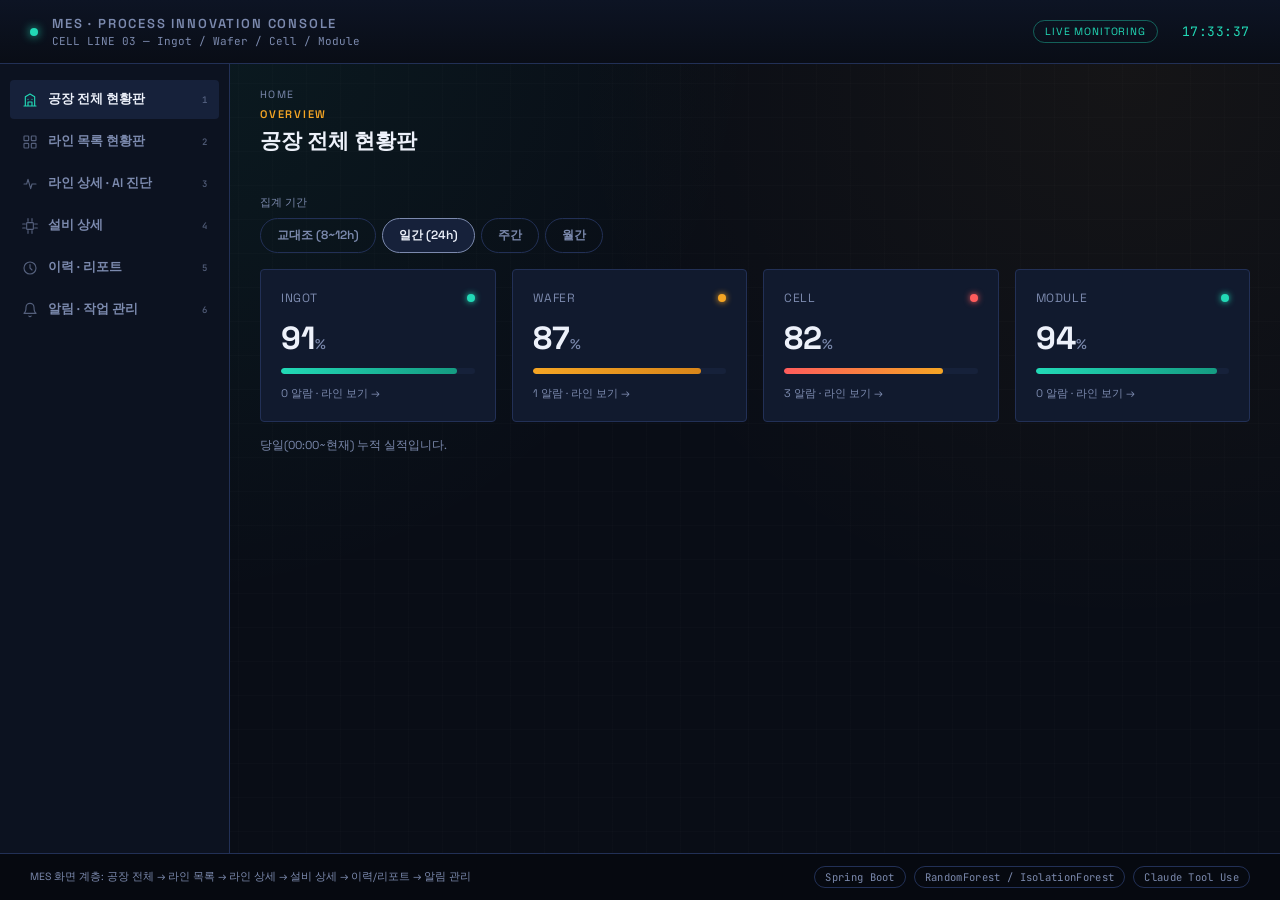
<file: mes-ai-console-project/pages/MES_Console_Full_KR.html>
<!DOCTYPE html>
<html lang="ko">
<head>
<meta charset="UTF-8">
<meta name="viewport" content="width=device-width, initial-scale=1.0">
<title>MES AI Console — 근본원인분석 · 예지보전 Live Demo</title>
<link rel="preconnect" href="https://fonts.googleapis.com">
<link href="https://fonts.googleapis.com/css2?family=JetBrains+Mono:wght@400;500;600;700&family=Space+Grotesk:wght@400;500;600;700&display=swap" rel="stylesheet">
<style>
  :root{
    --bg: #090D16;
    --bg-2: #0C1220;
    --panel: #111A2E;
    --panel-2: #16213A;
    --line: #223056;
    --line-soft: #1A2540;
    --text: #EDF1FA;
    --text-dim: #7C8AAE;
    --amber: #F5A524;
    --amber-dim: #7A5A20;
    --teal: #22D9B6;
    --teal-dim: #12594C;
    --red: #FF5C5C;
    --radius: 4px;
  }
  *{ box-sizing:border-box; margin:0; padding:0; }
  html,body{ height:100%; }
  body{
    background: var(--bg);
    background-image:
      radial-gradient(circle at 12% 0%, rgba(34,217,182,0.07), transparent 42%),
      radial-gradient(circle at 88% 8%, rgba(245,165,36,0.05), transparent 40%),
      repeating-linear-gradient(0deg, rgba(255,255,255,0.012) 0px, rgba(255,255,255,0.012) 1px, transparent 1px, transparent 34px),
      repeating-linear-gradient(90deg, rgba(255,255,255,0.012) 0px, rgba(255,255,255,0.012) 1px, transparent 1px, transparent 34px);
    color: var(--text);
    font-family: 'Space Grotesk', 'Segoe UI', sans-serif;
    min-height:100vh;
    display:flex;
    flex-direction:column;
    -webkit-font-smoothing:antialiased;
  }
  .mono{ font-family:'JetBrains Mono','Consolas',monospace; }

  /* ===== Top status bar ===== */
  .statusbar{
    display:flex; align-items:center; justify-content:space-between;
    padding: 15px 30px;
    border-bottom: 1px solid var(--line);
    background: linear-gradient(180deg, #0D1424, #090D16);
  }
  .statusbar-left{ display:flex; align-items:center; gap:14px; }
  .dot{ width:8px; height:8px; border-radius:50%; background:var(--teal); box-shadow:0 0 10px var(--teal); animation: pulse 2s infinite; flex-shrink:0; }
  @keyframes pulse{ 0%,100%{opacity:1} 50%{opacity:.35} }
  .sys-title{ font-size:13px; letter-spacing:0.14em; color:var(--text-dim); text-transform:uppercase; font-weight:600; }
  .sys-sub{ font-size:11px; color:var(--text-dim); margin-top:2px; }
  .statusbar-right{ display:flex; gap:24px; align-items:center; }
  .clock{ font-size:13px; color:var(--teal); letter-spacing:0.04em; }
  .badge{
    font-size:10.5px; letter-spacing:0.08em; text-transform:uppercase;
    padding:4px 11px; border:1px solid var(--line); border-radius:20px; color:var(--text-dim);
  }
  .badge.live{ border-color: rgba(34,217,182,0.4); color:var(--teal); }

  /* ===== Tab bar ===== */
  .tabbar{
    display:flex; gap:4px; padding: 14px 30px 0;
    border-bottom:1px solid var(--line);
    background: var(--bg-2);
  }
  .tab{
    font-family:inherit; font-size:13.5px; font-weight:600; letter-spacing:0.01em;
    background:none; border:none; color:var(--text-dim); cursor:pointer;
    padding: 12px 20px 14px; position:relative;
    display:flex; align-items:center; gap:9px;
    transition: color .2s;
  }
  .tab svg{ width:15px; height:15px; opacity:.65; transition:opacity .2s; }
  .tab:hover{ color:var(--text); }
  .tab.active{ color:var(--text); }
  .tab.active svg{ opacity:1; }
  .tab-underline{
    position:absolute; bottom:-1px; left:0; height:2px; width:0;
    background: linear-gradient(90deg, var(--teal), var(--amber));
    transition: transform .32s cubic-bezier(.4,0,.2,1), width .32s cubic-bezier(.4,0,.2,1);
  }
  .tab:focus-visible{ outline:2px solid var(--teal); outline-offset:2px; }

  /* ===== Main layout ===== */
  .panel{ display:none; flex:1; }
  .panel.active{ display:grid; grid-template-columns: 1.35fr 1fr; gap:1px; background:var(--line); overflow:hidden; }
  .col{ background:var(--bg); padding: 26px 30px; overflow-y:auto; }

  .section-label{ font-size:11px; letter-spacing:0.16em; text-transform:uppercase; color: var(--amber); font-weight:600; margin-bottom:6px; }
  .section-title{ font-size:21px; font-weight:600; margin-bottom:18px; }

  /* ===== Card shell ===== */
  .card{
    background: var(--panel); border:1px solid var(--line); border-radius: var(--radius);
    padding: 22px 24px; position:relative;
  }
  .card::before{
    content:''; position:absolute; top:0; left:16px; right:16px; height:1px;
    background: linear-gradient(90deg, transparent, rgba(255,255,255,0.09), transparent);
  }
  .card-title{ font-size:12px; color:var(--text-dim); margin-bottom:22px; display:flex; justify-content:space-between; letter-spacing:.02em; }

  /* ===== RCA: line schematic ===== */
  .stations{ position:relative; display:flex; justify-content:space-between; align-items:flex-start; height:62px; }
  .rail{ position:absolute; top:18px; left:20px; right:20px; height:2px; background: var(--line-soft); }
  .rail-fill{ position:absolute; top:0; left:0; height:100%; width:0%; background: linear-gradient(90deg, var(--teal), var(--amber)); transition: width 1.1s cubic-bezier(.4,0,.2,1); }
  .station{ position:relative; z-index:2; display:flex; flex-direction:column; align-items:center; gap:9px; }
  .node{ width:36px; height:36px; border-radius:50%; background: var(--panel-2); border:2px solid var(--line); display:flex; align-items:center; justify-content:center; font-size:11.5px; font-weight:700; color:var(--text-dim); transition: all .4s; }
  .node.active{ border-color:var(--teal); color:var(--teal); box-shadow:0 0 16px rgba(34,217,182,0.5); }
  .node.alert{ border-color:var(--red); color:var(--red); box-shadow:0 0 18px rgba(255,92,92,0.6); animation: alertPulse 0.9s infinite; }
  @keyframes alertPulse{ 0%,100%{transform:scale(1)} 50%{transform:scale(1.12)} }
  .station-label{ font-size:10.5px; color:var(--text-dim); text-align:center; white-space:nowrap; }
  .station-label.active{ color:var(--text); }
  .defect-marker{ font-size:11px; color:var(--red); font-weight:700; letter-spacing:.05em; opacity:0; transition:opacity .3s; white-space:nowrap; margin:-8px 0 14px; min-height:14px; }
  .defect-marker.show{ opacity:1; }

  /* ===== PM: chart ===== */
  .chart-wrap{ position:relative; }
  .chart-svg{ width:100%; height:auto; display:block; }
  .chart-line{ fill:none; stroke:url(#lineGrad); stroke-width:2.6; stroke-linecap:round; stroke-linejoin:round; }
  .chart-threshold{ stroke: rgba(255,92,92,0.55); stroke-width:1.3; stroke-dasharray:5 5; }
  .chart-zone{ fill: var(--amber); opacity:0; transition: opacity .6s; }
  .chart-zone.show{ opacity:0.09; }
  .chart-dot{ fill: var(--teal); opacity:0; transition: opacity .3s, fill .3s; }
  .chart-dot.show{ opacity:1; }
  .chart-dot.danger{ fill: var(--red); }
  .chart-endcap{ opacity:0; transition: opacity .3s; }
  .chart-endcap.show{ opacity:1; }
  .chart-label{ font-size:9.5px; fill: var(--text-dim); font-family:'JetBrains Mono',monospace; }
  .chart-threshold-label{ font-size:9.5px; fill: var(--red); font-family:'JetBrains Mono',monospace; opacity:0.85; }

  .btn-row{ display:flex; gap:10px; margin-top:26px; }
  .btn{ font-family:inherit; font-size:13px; font-weight:600; letter-spacing:0.02em; padding:11px 20px; border-radius:var(--radius); cursor:pointer; border:1px solid var(--line); background:var(--panel-2); color:var(--text); transition: all .15s; }
  .btn:hover{ border-color:var(--text-dim); }
  .btn.primary{ background: linear-gradient(180deg,#F5A524,#D9861A); color:#1A1206; border:none; }
  .btn.primary:hover{ filter:brightness(1.08); }
  .btn.teal{ background: linear-gradient(180deg,#22D9B6,#159C82); color:#04241D; border:none; }
  .btn.teal:hover{ filter:brightness(1.08); }
  .btn:disabled{ opacity:.4; cursor:not-allowed; }
  .btn:focus-visible{ outline:2px solid var(--teal); outline-offset:2px; }

  /* ===== Log panel ===== */
  .log-panel{ background: var(--panel); border:1px solid var(--line); border-radius: var(--radius); padding: 18px 20px; height: 260px; overflow-y:auto; margin-top:22px; }
  .log-row{ display:grid; grid-template-columns: 82px 1fr; gap:14px; padding: 9px 0; border-bottom: 1px dashed rgba(124,138,174,0.15); opacity:0; transform:translateY(4px); animation: rowIn .35s forwards; }
  .log-row:last-child{ border-bottom:none; }
  @keyframes rowIn{ to{ opacity:1; transform:translateY(0); } }
  .log-time{ font-size:11px; color:var(--teal); }
  .log-text{ font-size:12.5px; color:var(--text); line-height:1.5; }
  .log-text .k{ color:var(--text-dim); }
  .log-empty{ color:var(--text-dim); font-size:12.5px; padding:8px 0; }

  /* ===== Right column ===== */
  .diag-card{ background: var(--panel); border:1px solid var(--line); border-radius: var(--radius); padding: 20px 22px; margin-bottom:16px; }
  .diag-card-title{ font-size:11px; letter-spacing:.1em; text-transform:uppercase; color:var(--text-dim); margin-bottom:15px; }

  .cause-row{ margin-bottom:14px; }
  .cause-row:last-child{ margin-bottom:0; }
  .cause-head{ display:flex; justify-content:space-between; font-size:13px; margin-bottom:6px; }
  .cause-name{ color:var(--text); }
  .cause-pct{ font-weight:700; }
  .cause-bar-track{ height:7px; background:var(--panel-2); border-radius:4px; overflow:hidden; }
  .cause-bar-fill{ height:100%; width:0%; border-radius:4px; transition: width 1s cubic-bezier(.4,0,.2,1); }

  .stat-grid{ display:grid; grid-template-columns:1fr 1fr; gap:12px; }
  .stat-box{ background:var(--panel-2); border-radius:var(--radius); padding:14px 16px; }
  .stat-label{ font-size:10.5px; color:var(--text-dim); margin-bottom:6px; letter-spacing:.02em; }
  .stat-value{ font-size:19px; font-weight:700; color:var(--text); }
  .stat-value.danger{ color:var(--red); }
  .stat-value.warn{ color:var(--amber); }

  .llm-box{ background: linear-gradient(180deg, rgba(245,165,36,0.08), rgba(245,165,36,0.02)); border:1px solid var(--amber-dim); border-radius:var(--radius); padding:18px 22px; min-height:110px; }
  .llm-label{ display:flex; align-items:center; gap:9px; font-size:11px; letter-spacing:.1em; text-transform:uppercase; color:var(--amber); margin-bottom:11px; font-weight:600; }
  .llm-label svg{ width:15px; height:15px; }
  .llm-text{ font-size:13.5px; line-height:1.68; color:var(--text); }
  .cursor{ display:inline-block; width:7px; height:14px; background:var(--amber); vertical-align:middle; margin-left:2px; animation: blink 0.9s steps(1) infinite; }
  @keyframes blink{ 50%{ opacity:0; } }
  .placeholder{ color:var(--text-dim); font-size:12.5px; }

  .footer{ padding: 12px 30px; border-top:1px solid var(--line); font-size:10.5px; color:var(--text-dim); display:flex; justify-content:space-between; align-items:center; background: #060910; flex-wrap:wrap; gap:8px; }
  .stack-tags{ display:flex; gap:8px; flex-wrap:wrap; }
  .tag{ padding:3px 10px; border:1px solid var(--line); border-radius:12px; letter-spacing:.03em; font-family:'JetBrains Mono',monospace; }

  ::-webkit-scrollbar{ width:8px; }
  ::-webkit-scrollbar-track{ background:transparent; }
  ::-webkit-scrollbar-thumb{ background:var(--line); border-radius:4px; }

  @media (max-width: 880px){
    .panel.active{ grid-template-columns: 1fr; }
    .statusbar{ flex-direction:column; align-items:flex-start; gap:8px; }
    .stat-grid{ grid-template-columns:1fr; }
  }
  @media (prefers-reduced-motion: reduce){ *{ animation-duration:0.01ms !important; transition-duration:0.01ms !important; } }

  /* ===== Auto-detect badge ===== */
  .auto-badge{ display:none; align-items:center; gap:5px; font-size:9.5px; letter-spacing:.08em; color:var(--red); font-weight:700; }
  .auto-badge.on{ display:inline-flex; }
  .auto-dot{ width:6px;height:6px;border-radius:50%; background:var(--red); animation: pulse 1.1s infinite; box-shadow:0 0 6px var(--red); }
  .btn.auto-active{ background: linear-gradient(180deg,#FF5C5C,#C23B3B); color:#2a0a0a; border:none; }
  .btn.auto-active:hover{ filter:brightness(1.08); }
  .auto-hint{ font-size:10.5px; color:var(--text-dim); margin-top:9px; }

  /* ===== Toast notifications ===== */
  .toast-container{ position:fixed; top:18px; right:22px; display:flex; flex-direction:column; gap:10px; z-index:60; width:290px; }
  .toast{ background:var(--panel); border:1px solid var(--line); border-radius: var(--radius); padding:13px 15px; box-shadow:0 10px 28px rgba(0,0,0,0.45); transform:translateX(130%); opacity:0; transition:transform .38s cubic-bezier(.4,0,.2,1), opacity .38s; }
  .toast.show{ transform:translateX(0); opacity:1; }
  .toast-head{ display:flex; align-items:center; gap:9px; font-size:12.5px; font-weight:600; color:var(--text); }
  .toast-head svg{ width:16px; height:16px; color:var(--teal); flex-shrink:0; }
  .toast-sub{ font-size:11px; color:var(--text-dim); font-family:'JetBrains Mono',monospace; margin-top:4px; margin-left:25px; }
  .toast-bar{ height:2px; background:var(--line); border-radius:2px; margin-top:11px; overflow:hidden; }
  .toast-bar-fill{ height:100%; background:linear-gradient(90deg,var(--teal),var(--amber)); transform-origin:left; animation: toastShrink 3.6s linear forwards; }
  @keyframes toastShrink{ from{transform:scaleX(1)} to{transform:scaleX(0)} }

  /* ===== Shell / Sidebar ===== */
  .shell{ flex:1; display:flex; overflow:hidden; }
  .sidebar{ width:230px; flex-shrink:0; background:var(--bg-2); border-right:1px solid var(--line); padding:16px 10px; display:flex; flex-direction:column; gap:3px; overflow-y:auto; }
  .nav-btn{ display:flex; align-items:center; gap:10px; padding:11px 12px; border-radius:var(--radius); background:none; border:none; color:var(--text-dim); font-family:inherit; font-size:12.5px; font-weight:600; cursor:pointer; text-align:left; width:100%; transition: background .15s, color .15s; }
  .nav-btn svg{ width:16px; height:16px; opacity:.65; flex-shrink:0; }
  .nav-btn:hover{ background:var(--panel); color:var(--text); }
  .nav-btn.active{ background:var(--panel-2); color:var(--text); }
  .nav-btn.active svg{ opacity:1; color:var(--teal); }
  .nav-num{ font-size:9px; color:var(--text-dim); font-family:'JetBrains Mono',monospace; margin-left:auto; opacity:.6; }

  .content-area{ flex:1; display:flex; flex-direction:column; overflow-y:auto; }
  .view{ display:none; flex-direction:column; flex:1; }
  .view.active{ display:flex; }
  .view-header{ padding:24px 30px 4px; }
  .view-body{ padding:18px 30px 30px; flex:1; }
  .breadcrumb{ font-size:10.5px; letter-spacing:.14em; color:var(--text-dim); margin-bottom:6px; text-transform:uppercase; }

  .grid-4{ display:grid; grid-template-columns:repeat(4,1fr); gap:16px; }
  .grid-3{ display:grid; grid-template-columns:repeat(3,1fr); gap:16px; }
  .grid-2{ display:grid; grid-template-columns:1.1fr 1fr; gap:16px; }

  .process-card{ background:var(--panel); border:1px solid var(--line); border-radius:var(--radius); padding:20px; cursor:pointer; transition:border-color .2s, transform .15s; }
  .process-card:hover{ border-color:var(--text-dim); transform:translateY(-2px); }
  .pc-name{ font-size:12px; letter-spacing:.05em; color:var(--text-dim); margin-bottom:12px; display:flex; justify-content:space-between; align-items:center; }
  .pc-oee{ font-size:32px; font-weight:700; }
  .pc-oee small{ font-size:14px; color:var(--text-dim); font-weight:500; }
  .pc-foot{ margin-top:12px; font-size:11px; color:var(--text-dim); }

  .status-dot{ width:8px; height:8px; border-radius:50%; display:inline-block; }
  .status-dot.ok{ background:var(--teal); box-shadow:0 0 6px var(--teal); }
  .status-dot.warn{ background:var(--amber); box-shadow:0 0 6px var(--amber); }
  .status-dot.danger{ background:var(--red); box-shadow:0 0 6px var(--red); animation: alertPulse 1s infinite; }

  .mini-gauge-track{ height:6px; background:var(--panel-2); border-radius:4px; overflow:hidden; margin-top:10px; }
  .mini-gauge-fill{ height:100%; border-radius:4px; }

  .line-card{ background:var(--panel); border:1px solid var(--line); border-radius:var(--radius); padding:16px 18px; cursor:pointer; transition:border-color .2s, transform .15s; }
  .line-card:hover{ border-color:var(--text-dim); transform:translateY(-2px); }
  .line-card.danger{ border-color: rgba(255,92,92,0.45); }
  .line-card.warn{ border-color: rgba(245,165,36,0.4); }
  .line-card-head{ display:flex; justify-content:space-between; align-items:center; margin-bottom:8px; font-weight:700; font-size:13px; }
  .line-card-sub{ font-size:11px; color:var(--text-dim); }

  .filter-row{ display:flex; gap:10px; align-items:center; flex-wrap:wrap; margin-bottom:18px; }
  .select, .date-input{ font-family:inherit; background:var(--panel-2); border:1px solid var(--line); color:var(--text); padding:8px 12px; border-radius:var(--radius); font-size:12px; cursor:pointer; }
  .filter-label{ font-size:11px; color:var(--text-dim); }
  .fleet-note{ display:none; color:var(--text-dim); font-size:12.5px; padding:30px 0; text-align:center; }

  .line-context{ display:flex; align-items:center; gap:12px; flex-wrap:wrap; padding:16px 30px 0; }
  .line-context-hint{ display:none; font-size:11px; color:var(--amber); }

  .table-wrap{ background:var(--panel); border:1px solid var(--line); border-radius:var(--radius); overflow:hidden; }
  .table{ width:100%; border-collapse:collapse; font-size:12px; }
  .table th{ text-align:left; font-size:10px; color:var(--text-dim); text-transform:uppercase; letter-spacing:.06em; padding:11px 14px; border-bottom:1px solid var(--line); background:var(--panel-2); }
  .table td{ padding:11px 14px; border-bottom:1px solid var(--line-soft); color:var(--text); }
  .table tr:last-child td{ border-bottom:none; }
  .table tr:hover td{ background:rgba(255,255,255,0.02); }

  .status-badge{ display:inline-block; padding:3px 10px; border-radius:12px; font-size:10px; font-weight:700; letter-spacing:.03em; }
  .status-badge.pending{ background:rgba(245,165,36,0.15); color:var(--amber); }
  .status-badge.progress{ background:rgba(34,217,182,0.15); color:var(--teal); }
  .status-badge.done{ background:rgba(124,138,174,0.18); color:var(--text-dim); }

  .filter-tabs{ display:flex; gap:6px; margin-bottom:16px; }
  .filter-tab{ font-family:inherit; font-size:12px; font-weight:600; padding:8px 16px; border-radius:20px; border:1px solid var(--line); background:none; color:var(--text-dim); cursor:pointer; transition: all .15s; }
  .filter-tab:hover{ color:var(--text); }
  .filter-tab.active{ background:var(--panel-2); color:var(--text); border-color:var(--text-dim); }

  .action-btn{ font-family:inherit; font-size:11px; font-weight:600; padding:6px 12px; border-radius:var(--radius); border:1px solid var(--line); background:var(--panel-2); color:var(--text); cursor:pointer; }
  .action-btn:hover{ border-color:var(--text-dim); }
  .action-btn:disabled{ opacity:.4; cursor:not-allowed; }

  .stat-mini{ background:var(--panel-2); border-radius:var(--radius); padding:14px 16px; }
  .stat-mini-label{ font-size:10px; color:var(--text-dim); margin-bottom:6px; }
  .stat-mini-value{ font-size:17px; font-weight:700; }
  .oee-note{ margin-top:16px; font-size:11.5px; color:var(--text-dim); }
  .badge.aggregated{ border-color: rgba(124,138,174,0.35); color:var(--text-dim); }
  .chart-gridline{ stroke: rgba(255,255,255,0.07); stroke-width: 1; shape-rendering: crispEdges; }
  .chart-axis-line{ stroke: rgba(255,255,255,0.18); stroke-width: 1; }
  .chart-axis-label{ font-size:9px; fill: var(--text-dim); font-family:'JetBrains Mono',monospace; }

  .line-card.add-line{ border-style:dashed; display:flex; align-items:center; justify-content:center; color:var(--text-dim); font-size:12.5px; font-weight:600; gap:6px; }
  .line-card.add-line:hover{ color:var(--text); border-color:var(--text-dim); }
  .add-line-form{ display:none; align-items:center; gap:10px; margin-top:14px; background:var(--panel); border:1px solid var(--line); border-radius:var(--radius); padding:14px 16px; }
  .add-line-form.show{ display:flex; }
  .add-line-form input{ font-family:inherit; background:var(--panel-2); border:1px solid var(--line); color:var(--text); padding:8px 12px; border-radius:var(--radius); font-size:12px; width:110px; }

  /* ===== Issue history + modal ===== */
  .issue-empty{ color:var(--text-dim); font-size:12px; padding:12px 14px !important; }
  .issue-row{ cursor:pointer; }
  .issue-row td{ font-size:11.5px; }
  .issue-dot-cell{ width:28px; text-align:center; }
  .issue-new-dot{ width:8px; height:8px; border-radius:50%; background:var(--red); display:inline-block; box-shadow:0 0 6px var(--red); animation: alertPulse 0.9s infinite; }

  .modal-overlay{ position:fixed; inset:0; background:rgba(4,7,14,0.72); backdrop-filter:blur(2px); display:none; align-items:center; justify-content:center; z-index:100; padding:20px; }
  .modal-overlay.show{ display:flex; }
  .modal-card{ width:540px; max-width:100%; max-height:85vh; overflow-y:auto; background:var(--panel); border:1px solid var(--line); border-radius:var(--radius); padding:26px 28px; position:relative; box-shadow:0 20px 60px rgba(0,0,0,0.5); }
  .modal-close{ position:absolute; top:16px; right:16px; background:none; border:none; color:var(--text-dim); font-size:16px; cursor:pointer; padding:4px; line-height:1; }
  .modal-close:hover{ color:var(--text); }
  .modal-kicker{ font-size:11px; letter-spacing:.14em; color:var(--amber); font-weight:700; margin-bottom:8px; }
  .modal-title{ font-size:19px; font-weight:700; color:var(--text); margin-bottom:6px; padding-right:24px; }
  .modal-time{ font-size:11.5px; color:var(--teal); margin-bottom:20px; }
  .modal-section-label{ font-size:10.5px; letter-spacing:.1em; text-transform:uppercase; color:var(--text-dim); margin-bottom:12px; }
  .modal-llm-box{ margin-top:20px; background: linear-gradient(180deg, rgba(245,165,36,0.08), rgba(245,165,36,0.02)); border:1px solid var(--amber-dim); border-radius:var(--radius); padding:16px 18px; }
  .modal-llm-label{ font-size:10.5px; letter-spacing:.1em; text-transform:uppercase; color:var(--amber); margin-bottom:8px; font-weight:700; }
  .modal-llm-text{ font-size:13px; line-height:1.6; color:var(--text); }
</style>
</head>
<body>

  <div class="toast-container" id="toastContainer"></div>

  <div class="modal-overlay" id="issueModalOverlay" onclick="if(event.target===this) closeIssueModal()">
    <div class="modal-card">
      <button class="modal-close" onclick="closeIssueModal()">✕</button>
      <div class="modal-kicker" id="issueModalKicker">ISSUE DETAIL</div>
      <div class="modal-title" id="issueModalTitle">—</div>
      <div class="modal-time mono" id="issueModalTime">—</div>
      <div class="modal-section-label">ROOT CAUSE RANKING</div>
      <div id="issueModalCauses"></div>
      <div class="modal-llm-box">
        <div class="modal-llm-label">LLM EXPLANATION</div>
        <div class="modal-llm-text" id="issueModalLLM">—</div>
      </div>
    </div>
  </div>

  <div class="statusbar">
    <div class="statusbar-left">
      <div class="dot"></div>
      <div>
        <div class="sys-title">MES · Process Innovation Console</div>
        <div class="sys-sub mono" id="sysSub">CELL LINE 03 — Ingot / Wafer / Cell / Module</div>
      </div>
    </div>
    <div class="statusbar-right">
      <span class="badge live" id="liveBadge">Live monitoring</span>
      <span class="clock mono" id="clock">14:31:52</span>
    </div>
  </div>

  <div class="shell">
  <nav class="sidebar">
    <button class="nav-btn active" id="navBtn-factory" onclick="switchView('factory')"><svg viewBox="0 0 24 24" fill="none" stroke="currentColor" stroke-width="1.7" stroke-linecap="round" stroke-linejoin="round"><path d="M3 21h18M5 21V7l7-4 7 4v14M9 21v-6h6v6M9 11h.01M15 11h.01M9 15h.01M15 15h.01"/></svg><span>공장 전체 현황판</span><span class="nav-num">1</span></button>
    <button class="nav-btn" id="navBtn-fleet" onclick="switchView('fleet')"><svg viewBox="0 0 24 24" fill="none" stroke="currentColor" stroke-width="1.7" stroke-linecap="round" stroke-linejoin="round"><rect x="3" y="3" width="7" height="7" rx="1"/><rect x="14" y="3" width="7" height="7" rx="1"/><rect x="3" y="14" width="7" height="7" rx="1"/><rect x="14" y="14" width="7" height="7" rx="1"/></svg><span>라인 목록 현황판</span><span class="nav-num">2</span></button>
    <button class="nav-btn" id="navBtn-line" onclick="switchView('line')"><svg viewBox="0 0 24 24" fill="none" stroke="currentColor" stroke-width="1.7" stroke-linecap="round" stroke-linejoin="round"><path d="M3 12h4l2-7 4 14 2-7h6"/></svg><span>라인 상세 · AI 진단</span><span class="nav-num">3</span></button>
    <button class="nav-btn" id="navBtn-equipment" onclick="switchView('equipment')"><svg viewBox="0 0 24 24" fill="none" stroke="currentColor" stroke-width="1.7" stroke-linecap="round" stroke-linejoin="round"><rect x="7" y="7" width="10" height="10" rx="1"/><path d="M9 1v4M15 1v4M9 19v4M15 19v4M1 9h4M1 15h4M19 9h4M19 15h4"/></svg><span>설비 상세</span><span class="nav-num">4</span></button>
    <button class="nav-btn" id="navBtn-history" onclick="switchView('history')"><svg viewBox="0 0 24 24" fill="none" stroke="currentColor" stroke-width="1.7" stroke-linecap="round" stroke-linejoin="round"><circle cx="12" cy="12" r="9"/><path d="M12 7v5l3 3"/></svg><span>이력 · 리포트</span><span class="nav-num">5</span></button>
    <button class="nav-btn" id="navBtn-alerts" onclick="switchView('alerts')"><svg viewBox="0 0 24 24" fill="none" stroke="currentColor" stroke-width="1.7" stroke-linecap="round" stroke-linejoin="round"><path d="M6 8a6 6 0 0112 0c0 7 3 9 3 9H3s3-2 3-9"/><path d="M10.3 21a1.94 1.94 0 003.4 0"/></svg><span>알림 · 작업 관리</span><span class="nav-num">6</span></button>
  </nav>
    <div class="content-area">

    <div class="view active" id="view-factory">
      <div class="view-header">
        <div class="breadcrumb">HOME</div>
        <div class="section-label">OVERVIEW</div>
        <div class="section-title">공장 전체 현황판</div>
      </div>
      <div class="view-body">
        <div class="filter-row" style="margin-bottom:8px;">
          <span class="filter-label">집계 기간</span>
        </div>
        <div class="filter-tabs" id="oeePeriodTabs"><button class="filter-tab" data-period="shift" onclick="setOeePeriod('shift')">교대조 (8~12h)</button><button class="filter-tab active" data-period="daily" onclick="setOeePeriod('daily')">일간 (24h)</button><button class="filter-tab" data-period="weekly" onclick="setOeePeriod('weekly')">주간</button><button class="filter-tab" data-period="monthly" onclick="setOeePeriod('monthly')">월간</button></div>
        <div class="grid-4">
      <div class="process-card" onclick="goToFleet('ingot')">
        <div class="pc-name"><span>INGOT</span><span class="status-dot ok" id="dot-ingot"></span></div>
        <div class="pc-oee"><span id="oee-ingot">—</span><small>%</small></div>
        <div class="mini-gauge-track"><div class="mini-gauge-fill" id="gauge-ingot" style="width:0%;"></div></div>
        <div class="pc-foot"><span id="alarms-ingot">—</span> 알람 · 라인 보기 →</div>
      </div>
      <div class="process-card" onclick="goToFleet('wafer')">
        <div class="pc-name"><span>WAFER</span><span class="status-dot ok" id="dot-wafer"></span></div>
        <div class="pc-oee"><span id="oee-wafer">—</span><small>%</small></div>
        <div class="mini-gauge-track"><div class="mini-gauge-fill" id="gauge-wafer" style="width:0%;"></div></div>
        <div class="pc-foot"><span id="alarms-wafer">—</span> 알람 · 라인 보기 →</div>
      </div>
      <div class="process-card" onclick="goToFleet('cell')">
        <div class="pc-name"><span>CELL</span><span class="status-dot ok" id="dot-cell"></span></div>
        <div class="pc-oee"><span id="oee-cell">—</span><small>%</small></div>
        <div class="mini-gauge-track"><div class="mini-gauge-fill" id="gauge-cell" style="width:0%;"></div></div>
        <div class="pc-foot"><span id="alarms-cell">—</span> 알람 · 라인 보기 →</div>
      </div>
      <div class="process-card" onclick="goToFleet('module')">
        <div class="pc-name"><span>MODULE</span><span class="status-dot ok" id="dot-module"></span></div>
        <div class="pc-oee"><span id="oee-module">—</span><small>%</small></div>
        <div class="mini-gauge-track"><div class="mini-gauge-fill" id="gauge-module" style="width:0%;"></div></div>
        <div class="pc-foot"><span id="alarms-module">—</span> 알람 · 라인 보기 →</div>
      </div>
        </div>
        <div class="oee-note" id="oeeNote">당일(00:00~현재) 누적 실적입니다.</div>
      </div>
    </div>

    <div class="view" id="view-fleet">
      <div class="view-header">
        <div class="breadcrumb">LINE FLEET</div>
        <div class="section-label">OVERVIEW</div>
        <div class="section-title">라인 목록 현황판</div>
      </div>
      <div class="view-body">
        <div class="filter-row">
          <span class="filter-label">공정 선택</span>
          <select class="select" id="processSelect" onchange="renderFleet()">
            <option value="ingot">INGOT</option>
            <option value="wafer">WAFER</option>
            <option value="cell" selected>CELL</option>
            <option value="module">MODULE</option>
          </select>
          <button class="btn" onclick="showAddLineForm()">+ 라인 추가</button>
        </div>
        <div class="filter-tabs" id="fleetPeriodTabs"><button class="filter-tab" data-period="shift" onclick="setOeePeriod('shift')">교대조 (8~12h)</button><button class="filter-tab active" data-period="daily" onclick="setOeePeriod('daily')">일간 (24h)</button><button class="filter-tab" data-period="weekly" onclick="setOeePeriod('weekly')">주간</button><button class="filter-tab" data-period="monthly" onclick="setOeePeriod('monthly')">월간</button></div>
        <div class="add-line-form" id="addLineForm">
          <span class="filter-label">새 라인 번호</span>
          <input type="text" id="addLineNumInput" placeholder="예: 07" maxlength="3">
          <button class="btn primary" onclick="confirmAddLine()">추가</button>
          <button class="btn" onclick="hideAddLineForm()">취소</button>
        </div>
        <div class="grid-3" id="fleetGrid"></div>
        <div class="fleet-note" id="fleetNote"></div>
      </div>
    </div>

    <div class="view" id="view-line">
      <div class="line-context">
        <span class="filter-label">현재 공정</span>
        <select class="select" id="lineProcessSelect" onchange="onLineProcessChange()"><option value="ingot">INGOT</option><option value="wafer">WAFER</option><option value="cell">CELL</option><option value="module">MODULE</option></select>
        <span class="filter-label">현재 라인</span>
        <select class="select" id="lineSelect" onchange="onLineSelectChange()"></select>
        <span class="line-context-hint" id="lineSelectHint">선택하신 라인의 실시간 데이터는 준비 중입니다 — 데모 시뮬레이션은 Line 03 기준으로 고정되어 있습니다.</span>
      </div>
  <div class="tabbar">
    <button class="tab active" id="tabBtnRCA" onclick="switchTab('rca')">
      <svg viewBox="0 0 24 24" fill="none" stroke="currentColor" stroke-width="1.8"><circle cx="11" cy="11" r="7"/><path d="M21 21l-4.3-4.3" stroke-linecap="round"/></svg>
      근본원인 자동분석 AI
    </button>
    <button class="tab" id="tabBtnPM" onclick="switchTab('pm')">
      <svg viewBox="0 0 24 24" fill="none" stroke="currentColor" stroke-width="1.8" stroke-linecap="round" stroke-linejoin="round"><path d="M3 12h4l2-7 4 14 2-7h6"/></svg>
      예지보전 AI
    </button>
    <div class="tab-underline" id="tabUnderline"></div>
  </div>

  <!-- ============ PANEL 1: RCA ============ -->
  <div class="panel active" id="panel-rca">
    <div class="col">
      <div class="section-label">SIMULATION</div>
      <div class="section-title">근본원인 자동분석 AI</div>

      <div class="card">
        <div class="card-title"><span>CELL LINE 03 SCHEMATIC</span><span style="display:flex;align-items:center;gap:10px;"><span class="auto-badge" id="rcaAutoBadge"><span class="auto-dot"></span>AUTO</span><span class="mono" id="rcaStepIndicator">STANDBY</span></span></div>
        <div class="defect-marker mono" id="rcaMarker">⚠ MICROCRACK</div>
        <div class="stations">
          <div class="rail"><div class="rail-fill" id="rcaRailFill"></div></div>
          <div class="station">
            <div class="node" id="rcaNode1">1</div>
            <div class="station-label" id="rcaLabel1">투입</div>
          </div>
          <div class="station"><div class="node" id="rcaNode2">2</div><div class="station-label" id="rcaLabel2">열처리기#3</div></div>
          <div class="station"><div class="node" id="rcaNode3">3</div><div class="station-label" id="rcaLabel3">검사장비</div></div>
          <div class="station"><div class="node" id="rcaNode4">4</div><div class="station-label" id="rcaLabel4">진단 AI</div></div>
        </div>
        <div class="btn-row">
          <button class="btn primary" id="rcaRunBtn" onclick="runRCA()">불량 이벤트 시뮬레이션 실행 ▶</button>
          <button class="btn" onclick="manualResetRCA()">초기화</button>
          <button class="btn" id="rcaAutoBtn" onclick="toggleAutoRCA()">실시간 자동 감지 시작 ⏱</button>
        </div>
        <div class="auto-hint" id="rcaAutoHint" style="display:none;">자동 감지 모드에서는 6~11초 간격으로 새 불량/이상 징후가 무작위로 발생합니다.</div>
      </div>

      <div class="section-label" style="margin-top:26px;">DATA COLLECTION LOG</div>
      <div class="log-panel" id="rcaLogPanel" style="margin-top:8px;">
        <div class="log-empty">시뮬레이션을 실행하면 실시간 로그가 여기에 표시됩니다.</div>
      </div>

      <div class="section-label" style="margin-top:22px; display:flex; justify-content:space-between; align-items:center;"><span>ISSUE HISTORY</span><span class="mono" id="rcaAutoCountLabel" style="color:var(--teal);">자동감지 0건</span></div>
      <div class="table-wrap" style="margin-top:8px;">
        <table class="table">
          <thead><tr><th></th><th>시각</th><th>유형</th><th>원인 1순위</th></tr></thead>
          <tbody id="rcaIssueTable">
            <tr><td colspan="4" class="issue-empty">아직 기록된 이슈가 없습니다.</td></tr>
          </tbody>
        </table>
      </div>
    </div>

    <div class="col">
      <div class="section-label">OUTPUT</div>
      <div class="section-title">진단 결과</div>

      <div class="diag-card">
        <div class="diag-card-title">Root Cause Ranking (RandomForest · feature_importances_)</div>
        <div id="rcaCauses"><div class="placeholder">시뮬레이션 실행 후 원인 후보가 표시됩니다.</div></div>
      </div>

      <div class="diag-card llm-box">
        <div class="llm-label">
          <svg viewBox="0 0 24 24" fill="none" stroke="currentColor" stroke-width="1.7"><rect x="4" y="8" width="16" height="11" rx="2"/><path d="M9 8V5a3 3 0 016 0v3M9 13h.01M15 13h.01" stroke-linecap="round"/></svg>
          LLM Explanation — Claude API
        </div>
        <div class="llm-text" id="rcaLLM"><span class="placeholder">대기 중...</span></div>
      </div>
    </div>
  </div>

  <!-- ============ PANEL 2: PM ============ -->
  <div class="panel" id="panel-pm">
    <div class="col">
      <div class="section-label">SIMULATION</div>
      <div class="section-title">예지보전 AI</div>

      <div class="card">
        <div class="card-title"><span>HEAT TREATMENT UNIT #3 — VIBRATION TREND</span><span style="display:flex;align-items:center;gap:10px;"><span class="auto-badge" id="pmAutoBadge"><span class="auto-dot"></span>AUTO</span><span class="mono" id="pmStepIndicator">STANDBY</span></span></div>
        <div class="chart-wrap">
          <svg class="chart-svg" viewBox="0 0 600 230" id="pmChart">
            <defs>
              <linearGradient id="lineGrad" x1="0" y1="0" x2="1" y2="0">
                <stop offset="0%" stop-color="#22D9B6"/>
                <stop offset="65%" stop-color="#F5A524"/>
                <stop offset="100%" stop-color="#FF5C5C"/>
              </linearGradient>
            </defs>
            <rect class="chart-zone" id="pmZone" x="386.7" y="15" width="173.3" height="190"></rect>
            <line class="chart-threshold" x1="40" y1="65" x2="560" y2="65"></line>
            <text class="chart-threshold-label" x="565" y="68">3.0</text>
            <polyline class="chart-line" id="pmLine" points="40,105.5 126.7,103.3 213.3,101 300,92 386.7,83 473.3,69.5 560,38"
              stroke-dasharray="560" stroke-dashoffset="560"></polyline>
            <circle class="chart-dot" data-i="0" cx="40" cy="105.5" r="3.4"></circle>
            <circle class="chart-dot" data-i="1" cx="126.7" cy="103.3" r="3.4"></circle>
            <circle class="chart-dot" data-i="2" cx="213.3" cy="101" r="3.4"></circle>
            <circle class="chart-dot" data-i="3" cx="300" cy="92" r="3.4"></circle>
            <circle class="chart-dot" data-i="4" cx="386.7" cy="83" r="3.4"></circle>
            <circle class="chart-dot" data-i="5" cx="473.3" cy="69.5" r="3.4"></circle>
            <circle class="chart-dot danger" data-i="6" cx="560" cy="38" r="4.4"></circle>
            <g class="chart-endcap" id="pmEndcap">
              <circle cx="560" cy="38" r="9" fill="none" stroke="#FF5C5C" stroke-width="1.4"><animate attributeName="r" values="6;13;6" dur="1.4s" repeatCount="indefinite"/><animate attributeName="opacity" values="0.8;0;0.8" dur="1.4s" repeatCount="indefinite"/></circle>
            </g>
            <text class="chart-label" x="40" y="215">D-6</text>
            <text class="chart-label" x="126.7" y="215">D-5</text>
            <text class="chart-label" x="213.3" y="215">D-4</text>
            <text class="chart-label" x="300" y="215">D-3</text>
            <text class="chart-label" x="386.7" y="215">D-2</text>
            <text class="chart-label" x="473.3" y="215">D-1</text>
            <text class="chart-label" x="546" y="215">D-0</text>
          </svg>
        </div>
        <div class="btn-row">
          <button class="btn teal" id="pmRunBtn" onclick="runPM()">설비 진단 시뮬레이션 실행 ▶</button>
          <button class="btn" onclick="manualResetPM()">초기화</button>
          <button class="btn" id="pmAutoBtn" onclick="toggleAutoPM()">실시간 자동 감지 시작 ⏱</button>
        </div>
        <div class="auto-hint" id="pmAutoHint" style="display:none;">자동 감지 모드에서는 6~11초 간격으로 새 불량/이상 징후가 무작위로 발생합니다.</div>
      </div>

      <div class="section-label" style="margin-top:26px;">SENSOR EVENT LOG</div>
      <div class="log-panel" id="pmLogPanel" style="margin-top:8px;">
        <div class="log-empty">시뮬레이션을 실행하면 실시간 로그가 여기에 표시됩니다.</div>
      </div>

      <div class="section-label" style="margin-top:22px; display:flex; justify-content:space-between; align-items:center;"><span>ISSUE HISTORY</span><span class="mono" id="pmAutoCountLabel" style="color:var(--teal);">자동감지 0건</span></div>
      <div class="table-wrap" style="margin-top:8px;">
        <table class="table">
          <thead><tr><th></th><th>시각</th><th>유형</th><th>원인 1순위</th></tr></thead>
          <tbody id="pmIssueTable">
            <tr><td colspan="4" class="issue-empty">아직 기록된 이슈가 없습니다.</td></tr>
          </tbody>
        </table>
      </div>
    </div>

    <div class="col">
      <div class="section-label">OUTPUT</div>
      <div class="section-title">이상탐지 결과</div>

      <div class="diag-card">
        <div class="diag-card-title">Anomaly Detection (Isolation Forest)</div>
        <div class="stat-grid" id="pmStats">
          <div class="stat-box"><div class="stat-label">이상 점수</div><div class="stat-value" id="pmScoreVal">—</div></div>
          <div class="stat-box"><div class="stat-label">추세</div><div class="stat-value" id="pmTrendVal">—</div></div>
          <div class="stat-box"><div class="stat-label">고장 확률 (72h 내)</div><div class="stat-value danger" id="pmProbVal">—</div></div>
          <div class="stat-box"><div class="stat-label">권장 조치</div><div class="stat-value warn" id="pmActionVal" style="font-size:13px;">—</div></div>
        </div>
      </div>

      <div class="diag-card llm-box">
        <div class="llm-label">
          <svg viewBox="0 0 24 24" fill="none" stroke="currentColor" stroke-width="1.7"><rect x="4" y="8" width="16" height="11" rx="2"/><path d="M9 8V5a3 3 0 016 0v3M9 13h.01M15 13h.01" stroke-linecap="round"/></svg>
          LLM Explanation — Claude API
        </div>
        <div class="llm-text" id="pmLLM"><span class="placeholder">대기 중...</span></div>
      </div>
    </div>
  </div>


    </div>

    <div class="view" id="view-equipment">
      <div class="view-header">
        <div class="breadcrumb">EQUIPMENT</div>
        <div class="section-label">DETAIL</div>
        <div class="section-title">설비 상세</div>
      </div>
      <div class="view-body">
        <div class="filter-row">
          <span class="filter-label">공정 선택</span>
          <select class="select" id="equipProcessSelect" onchange="onEquipProcessChange()"><option value="CELL" selected>CELL</option><option value="INGOT">INGOT</option><option value="WAFER">WAFER</option><option value="MODULE">MODULE</option></select>
          <span class="filter-label">설비 선택</span>
          <select class="select" id="equipSelect" onchange="renderEquipment()"></select>
        </div>
        <div class="filter-tabs" id="equipPeriodTabs"><button class="filter-tab" data-period="24h" onclick="setEquipPeriod('24h')">24시간</button><button class="filter-tab active" data-period="7d" onclick="setEquipPeriod('7d')">7일</button><button class="filter-tab" data-period="30d" onclick="setEquipPeriod('30d')">30일</button></div>
        <div class="grid-2">
          <div class="card">
            <div class="card-title"><span id="equipTrendTitle">최근 7일 진동 센서 추이</span><span></span></div>
            <div class="chart-wrap">
              <svg class="chart-svg" viewBox="0 0 600 230">
                <defs><linearGradient id="lineGrad2" x1="0" y1="0" x2="1" y2="0">
                  <stop offset="0%" stop-color="#22D9B6"/><stop offset="100%" stop-color="#F5A524"/>
                </linearGradient></defs>
                <g id="equipGridLines"></g>
                <text class="chart-label" x="2" y="22">위험</text>
                <text class="chart-label" x="2" y="111">주의</text>
                <text class="chart-label" x="2" y="199">정상</text>
                <polyline id="equipChartLine" points="" fill="none" stroke="url(#lineGrad2)" stroke-width="2.4" stroke-linecap="round" stroke-linejoin="round"></polyline>
                <g id="equipDotsGroup"></g>
                <g id="equipXLabels"></g>
              </svg>
            </div>
          </div>
          <div class="card">
            <div class="card-title"><span>STATUS</span><span></span></div>
            <div class="stat-grid"><div class="stat-mini"><div class="stat-mini-label">가동 시간</div><div class="stat-mini-value" id="equipUptime">—</div></div><div class="stat-mini"><div class="stat-mini-label">마지막 정비일</div><div class="stat-mini-value" id="equipLastMaint">—</div></div><div class="stat-mini"><div class="stat-mini-label">다음 정비 예정</div><div class="stat-mini-value" id="equipNextMaint">—</div></div><div class="stat-mini"><div class="stat-mini-label">예상 잔여수명(RUL)</div><div class="stat-mini-value" id="equipRUL">—</div></div></div>
          </div>
        </div>
        <div class="section-label" style="margin-top:24px;">정비 이력</div>
        <div class="table-wrap" style="margin-top:8px;">
          <table class="table">
            <thead><tr><th>날짜</th><th>유형</th><th>담당자</th><th>메모</th></tr></thead>
            <tbody id="equipMaintTable"></tbody>
          </table>
        </div>
      </div>
    </div>

    <div class="view" id="view-history">
      <div class="view-header">
        <div class="breadcrumb">HISTORY</div>
        <div class="section-label">ANALYTICS</div>
        <div class="section-title">이력 · 리포트</div>
      </div>
      <div class="view-body">
        <div class="filter-row">
          <span class="filter-label">공정 선택 *</span>
          <select class="select" id="histProcessFilter" onchange="onHistProcessChange()"><option value="CELL" selected>CELL</option><option value="INGOT">INGOT</option><option value="WAFER">WAFER</option><option value="MODULE">MODULE</option></select>
          <span class="filter-label">라인</span>
          <select class="select" id="histLineFilter"></select>
          <span class="filter-label">불량유형</span>
          <select class="select" id="histTypeFilter"></select>
        </div>
        <div class="filter-row">
          <span class="filter-label">시작일</span>
          <input class="date-input" type="date" id="histDateFrom" value="2026-07-01">
          <span class="filter-label">종료일</span>
          <input class="date-input" type="date" id="histDateTo" value="2026-07-27">
          <button class="btn" onclick="applyHistoryFilter()">조회</button>
          <button class="btn primary" onclick="showToast('다운로드 완료','defect_report_2026Q3.pdf (시뮬레이션)','info')">리포트 다운로드 (PDF)</button>
        </div>
        <div class="auto-hint" style="display:block;margin-top:-8px;margin-bottom:18px;">* 공정 선택은 필수이며, 라인·불량유형은 선택하지 않으면 전체(All) 기준으로 조회됩니다.</div>

        <div class="card" style="margin-bottom:20px;">
          <div class="card-title"><span id="histChartTitle">주간 불량률 추이</span><span></span></div>
          <div class="chart-wrap">
            <svg class="chart-svg" viewBox="0 0 600 160">
              <g id="histGridLines"></g>
              <text class="chart-label" x="2" y="19">8%</text>
              <text class="chart-label" x="2" y="74">4%</text>
              <text class="chart-label" x="2" y="129">0%</text>
              <polyline id="histTrendLine" points="" fill="none" stroke="#F5A524" stroke-width="2.4" stroke-linecap="round" stroke-linejoin="round"></polyline>
              <g id="histTrendDots"></g>
              <g id="histXLabels"></g>
            </svg>
          </div>
        </div>

        <div class="section-label">최근 진단 이력</div>
        <div class="table-wrap" style="margin-top:8px;">
          <table class="table"><thead><tr><th>일시</th><th>공정</th><th>라인</th><th>불량유형</th><th>원인</th><th>상태</th></tr></thead><tbody id="historyTableBody"><tr data-process="CELL" data-line="L03" data-type="미세균열"><td>2026-07-14 14:32</td><td>CELL</td><td>L03</td><td>미세균열</td><td>열처리기#3 온도 이상 (82→93℃)</td><td><span class="status-badge done">완료</span></td></tr><tr data-process="INGOT" data-line="L01" data-type="결정결함"><td>2026-07-13 09:14</td><td>INGOT</td><td>L01</td><td>결정결함</td><td>성장로#1 냉각 속도 이상</td><td><span class="status-badge done">완료</span></td></tr><tr data-process="WAFER" data-line="L01" data-type="두께 편차"><td>2026-07-12 11:02</td><td>WAFER</td><td>L01</td><td>두께 편차</td><td>와이어쏘 장력 이상</td><td><span class="status-badge done">완료</span></td></tr><tr data-process="MODULE" data-line="L01" data-type="배선 접촉불량"><td>2026-07-11 16:21</td><td>MODULE</td><td>L01</td><td>배선 접촉불량</td><td>솔더링 온도 편차</td><td><span class="status-badge done">완료</span></td></tr><tr data-process="CELL" data-line="L03" data-type="색상 불균일"><td>2026-07-10 15:03</td><td>CELL</td><td>L03</td><td>색상 불균일</td><td>확산로#2 온도 편차</td><td><span class="status-badge done">완료</span></td></tr><tr data-process="INGOT" data-line="L01" data-type="기공결함"><td>2026-07-09 09:47</td><td>INGOT</td><td>L01</td><td>기공결함</td><td>도가니 회전속도 이상</td><td><span class="status-badge done">완료</span></td></tr><tr data-process="WAFER" data-line="L01" data-type="표면 스크래치"><td>2026-07-08 11:35</td><td>WAFER</td><td>L01</td><td>표면 스크래치</td><td>세정롤러 마모</td><td><span class="status-badge done">완료</span></td></tr><tr data-process="CELL" data-line="L03" data-type="진동 이상"><td>2026-07-07 D-0</td><td>CELL</td><td>L03</td><td>진동 이상</td><td>열처리기#3 진동 지속 상승</td><td><span class="status-badge done">완료</span></td></tr><tr data-process="MODULE" data-line="L01" data-type="실링 불량"><td>2026-07-05 16:21</td><td>MODULE</td><td>L01</td><td>실링 불량</td><td>라미네이터#2 온도 편차</td><td><span class="status-badge done">완료</span></td></tr><tr data-process="CELL" data-line="L03" data-type="베어링 마모 징후"><td>2026-07-03 D-0</td><td>CELL</td><td>L03</td><td>베어링 마모 징후</td><td>베어링 마모로 인한 불규칙 진동</td><td><span class="status-badge done">완료</span></td></tr></tbody></table>
        </div>
      </div>
    </div>

    <div class="view" id="view-alerts">
      <div class="view-header">
        <div class="breadcrumb">TASKS</div>
        <div class="section-label">OPERATIONS</div>
        <div class="section-title">알림 · 작업 관리</div>
      </div>
      <div class="view-body">
        <div class="filter-row">
          <span class="filter-label">공정 선택</span>
          <select class="select" id="alertProcessFilter" onchange="applyAlertFilter()"><option value="ALL">ALL</option><option value="CELL">CELL</option><option value="INGOT">INGOT</option><option value="WAFER">WAFER</option><option value="MODULE">MODULE</option></select>
        </div>
        <div class="filter-tabs"><button class="filter-tab active" id="filterBtn-all" onclick="setAlertFilter('all')">전체</button><button class="filter-tab" id="filterBtn-pending" onclick="setAlertFilter('pending')">대기</button><button class="filter-tab" id="filterBtn-progress" onclick="setAlertFilter('progress')">진행중</button><button class="filter-tab" id="filterBtn-done" onclick="setAlertFilter('done')">완료</button></div>
        <div class="table-wrap">
          <table class="table"><thead><tr><th>시각</th><th>공정</th><th>라인</th><th>알림유형</th><th>상태</th><th>담당자</th><th>액션</th></tr></thead><tbody id="alertsTableBody"><tr id="alertRow0" data-status="pending" data-process="CELL">
          <td>14:32</td><td>CELL</td><td>L03</td><td>원인분석: 미세균열</td>
          <td><span class="status-badge pending">대기</span></td>
          <td><select class="select" style="font-size:11px;padding:5px 8px;"><option>김민수</option><option>이서연</option><option>박준영</option></select></td>
          <td><button class="action-btn" onclick="cycleAlertStatus('alertRow0')">확인</button></td>
        </tr><tr id="alertRow1" data-status="progress" data-process="INGOT">
          <td>13:58</td><td>INGOT</td><td>L01</td><td>원인분석: 기공결함</td>
          <td><span class="status-badge progress">진행중</span></td>
          <td><select class="select" style="font-size:11px;padding:5px 8px;"><option>이서연</option><option>박준영</option><option>김민수</option></select></td>
          <td><button class="action-btn" onclick="cycleAlertStatus('alertRow1')">확인</button></td>
        </tr><tr id="alertRow2" data-status="progress" data-process="WAFER">
          <td>11:20</td><td>WAFER</td><td>L01</td><td>이상탐지: 표면 스크래치 징후</td>
          <td><span class="status-badge progress">진행중</span></td>
          <td><select class="select" style="font-size:11px;padding:5px 8px;"><option>박준영</option><option>김민수</option><option>이서연</option></select></td>
          <td><button class="action-btn" onclick="cycleAlertStatus('alertRow2')">확인</button></td>
        </tr><tr id="alertRow3" data-status="done" data-process="MODULE">
          <td>09:41</td><td>MODULE</td><td>L01</td><td>원인분석: 배선 접촉불량</td>
          <td><span class="status-badge done">완료</span></td>
          <td><select class="select" style="font-size:11px;padding:5px 8px;"><option>김민수</option><option>이서연</option><option>박준영</option></select></td>
          <td><button class="action-btn" disabled onclick="cycleAlertStatus('alertRow3')">완료됨</button></td>
        </tr><tr id="alertRow4" data-status="done" data-process="CELL">
          <td>08:15</td><td>CELL</td><td>L03</td><td>예지보전: 베어링 마모 징후</td>
          <td><span class="status-badge done">완료</span></td>
          <td><select class="select" style="font-size:11px;padding:5px 8px;"><option>이서연</option><option>박준영</option><option>김민수</option></select></td>
          <td><button class="action-btn" disabled onclick="cycleAlertStatus('alertRow4')">완료됨</button></td>
        </tr><tr id="alertRow5" data-status="done" data-process="CELL">
          <td>07:02</td><td>CELL</td><td>L04</td><td>원인분석: 색상 불균일</td>
          <td><span class="status-badge done">완료</span></td>
          <td><select class="select" style="font-size:11px;padding:5px 8px;"><option>박준영</option><option>김민수</option><option>이서연</option></select></td>
          <td><button class="action-btn" disabled onclick="cycleAlertStatus('alertRow5')">완료됨</button></td>
        </tr></tbody></table>
        </div>
      </div>
    </div>
    </div>
  </div>

  <div class="footer">
    <span id="footerStack">MES 화면 계층: 공장 전체 → 라인 목록 → 라인 상세 → 설비 상세 → 이력/리포트 → 알림 관리</span>
    <div class="stack-tags">
      <span class="tag">Spring Boot</span>
      <span class="tag">RandomForest / IsolationForest</span>
      <span class="tag">Claude Tool Use</span>
    </div>
  </div>

<script>
  function tick(){
    const now = new Date();
    document.getElementById('clock').textContent = now.toTimeString().slice(0,8);
  }
  setInterval(tick, 1000); tick();

  function sleep(ms){ return new Promise(r=>setTimeout(r,ms)); }

  // ---- Tabs ----
  function switchTab(name){
    const isRCA = name === 'rca';
    document.getElementById('panel-rca').classList.toggle('active', isRCA);
    document.getElementById('panel-pm').classList.toggle('active', !isRCA);
    document.getElementById('tabBtnRCA').classList.toggle('active', isRCA);
    document.getElementById('tabBtnPM').classList.toggle('active', !isRCA);
    document.getElementById('sysSub').textContent = isRCA
      ? 'CELL LINE 03 — Ingot / Wafer / Cell / Module'
      : 'HEAT TREATMENT UNIT #3 — Predictive Maintenance';
    document.getElementById('footerStack').textContent = isRCA
      ? '실제 프로덕션 아키텍처: Java Spring Boot · Smile RandomForest · Oracle/MS-SQL · Claude API (Tool Use)'
      : '실제 프로덕션 아키텍처: Java Spring Boot · Smile IsolationForest · 시계열 DB · Claude API (Tool Use)';
    positionUnderline();
  }
  function positionUnderline(){
    const active = document.querySelector('.tab.active');
    const bar = document.querySelector('.tabbar');
    const u = document.getElementById('tabUnderline');
    const rect = active.getBoundingClientRect();
    const barRect = bar.getBoundingClientRect();
    u.style.width = rect.width + 'px';
    u.style.transform = `translateX(${rect.left - barRect.left}px)`;
  }
  window.addEventListener('resize', positionUnderline);
  window.addEventListener('load', positionUnderline);

  // ================= RCA DEMO =================
  let currentRcaScenario = null;
  let rcaRunning = false;

  function resetRCA(){
    rcaRunning = false;
    document.getElementById('rcaRunBtn').disabled = false;
    document.getElementById('rcaRailFill').style.width = '0%';
    document.getElementById('rcaMarker').classList.remove('show');
    document.getElementById('rcaStepIndicator').textContent = 'STANDBY';
    [1,2,3,4].forEach(n=>{
      document.getElementById('rcaNode'+n).classList.remove('active','alert');
      document.getElementById('rcaLabel'+n).classList.remove('active');
    });
    document.getElementById('rcaLogPanel').innerHTML = '<div class="log-empty">시뮬레이션을 실행하면 실시간 로그가 여기에 표시됩니다.</div>';
    document.getElementById('rcaCauses').innerHTML = '<div class="placeholder">시뮬레이션 실행 후 원인 후보가 표시됩니다.</div>';
    document.getElementById('rcaLLM').innerHTML = '<span class="placeholder">대기 중...</span>';
  }

  async function runRCA(shouldNotify = true){
    if(rcaRunning) return;
    rcaRunning = true;
    resetRCA();
    rcaRunning = true;
    document.getElementById('rcaRunBtn').disabled = true;

    document.getElementById('rcaStepIndicator').textContent = 'RUNNING · STAGE 1/4';
    document.getElementById('rcaNode1').classList.add('active');
    document.getElementById('rcaLabel1').classList.add('active');
    document.getElementById('rcaRailFill').style.width = '20%';
    await sleep(500);

    document.getElementById('rcaStepIndicator').textContent = 'RUNNING · STAGE 2/4';
    document.getElementById('rcaNode2').classList.add('active');
    document.getElementById('rcaLabel2').classList.add('active');
    document.getElementById('rcaRailFill').style.width = '45%';
    await sleep(600);

    document.getElementById('rcaStepIndicator').textContent = 'DEFECT DETECTED';
    document.getElementById('rcaNode3').classList.add('alert');
    document.getElementById('rcaLabel3').classList.add('active');
    document.getElementById('rcaRailFill').style.width = '72%';
    document.getElementById('rcaMarker').classList.add('show');
    await sleep(700);

    const logPanel = document.getElementById('rcaLogPanel');
    logPanel.innerHTML = '';
    for(const step of currentRcaScenario.logSteps){
      const row = document.createElement('div');
      row.className = 'log-row';
      row.innerHTML = `<div class="log-time mono">${step.t}</div><div class="log-text">${step.html}</div>`;
      logPanel.appendChild(row);
      logPanel.scrollTop = logPanel.scrollHeight;
      await sleep(430);
    }

    document.getElementById('rcaStepIndicator').textContent = 'DIAGNOSIS COMPLETE';
    document.getElementById('rcaNode4').classList.add('active');
    document.getElementById('rcaLabel4').classList.add('active');
    document.getElementById('rcaRailFill').style.width = '100%';
    await sleep(300);

    const container = document.getElementById('rcaCauses');
    container.innerHTML = '';
    currentRcaScenario.causes.forEach((c,i)=>{
      const row = document.createElement('div');
      row.className = 'cause-row';
      row.innerHTML = `<div class="cause-head"><span class="cause-name">${c.name}</span><span class="cause-pct mono" style="color:${i===0?'#FF5C5C':'#EDF1FA'}">${c.pct}%</span></div><div class="cause-bar-track"><div class="cause-bar-fill" style="background:${c.color}"></div></div>`;
      container.appendChild(row);
    });
    await sleep(80);
    currentRcaScenario.causes.forEach((c,i)=>{
      setTimeout(()=>{ const fills = container.querySelectorAll('.cause-bar-fill'); if(fills[i]) fills[i].style.width = c.pct + '%'; }, i*150);
    });

    await sleep(900);
    await typeText('rcaLLM', currentRcaScenario.llmFull);

    if(shouldNotify){
      appendLogRow('rcaLogPanel', currentRcaScenario.notifyTime, '<span class="k">[NOTIFY]</span> 담당자에게 이메일·SMS 자동 발송 완료');
      await sendAlerts(currentRcaScenario.email, currentRcaScenario.sms);
    }

    document.getElementById('rcaRunBtn').disabled = false;
    rcaRunning = false;
  }

  // ================= PM DEMO =================
  const PM_VARIANT_PRIMARY = {
    title: '열처리기#3 진동 이상',
    score: '0.78 / 1.0', trend: '3일간 지속 상승', prob: '78%', action: '야간 비가동 시간 점검',
    logSteps: [
      { t: 'D-6~D-3', html: '<span class="k">[BASELINE]</span> 진동값 2.1~2.3 근처 안정 — 정상 범위' },
      { t: 'D-3~D-2', html: '<span class="k">[DRIFT]</span> 진동값 2.4→2.6 완만한 상승 시작 — 오차 범위로 보이는 수준' },
      { t: 'D-2', html: '<span class="k">[ANOMALY]</span> Isolation Forest 이상 점수 임계치 초과 감지' },
      { t: 'D-0', html: '<span class="k">[FORECAST]</span> 72시간 내 고장 확률 78% 산출, LLM 경보 생성' },
    ],
    llmFull: '열처리기#3 진동값이 3일간 지속 상승 중이며, 고장 확률 78%로 추정됩니다(72시간 내). 임계값 기반 알람은 D-0에야 울리지만, 이상탐지 모델은 D-2 시점에 이미 경보를 발령했습니다. 야간 비가동 시간에 점검을 권장합니다.',
    causes: [{ name: '열처리기#3 진동 지속 상승 (D-2 임계 초과)', pct: 78 }],
  };
  let currentPmScenario = PM_VARIANT_PRIMARY;
  function pickRandomPmVariant(){
    currentPmScenario = (Math.random() < 0.5) ? PM_VARIANT_PRIMARY : PM_VARIANT_ALT;
  }
  let pmRunning = false;

  function resetPM(){
    pmRunning = false;
    document.getElementById('pmRunBtn').disabled = false;
    document.getElementById('pmStepIndicator').textContent = 'STANDBY';
    const line = document.getElementById('pmLine');
    line.style.transition = 'none';
    line.style.strokeDashoffset = '560';
    document.querySelectorAll('.chart-dot').forEach(d=>d.classList.remove('show'));
    document.getElementById('pmZone').classList.remove('show');
    document.getElementById('pmEndcap').classList.remove('show');
    document.getElementById('pmLogPanel').innerHTML = '<div class="log-empty">시뮬레이션을 실행하면 실시간 로그가 여기에 표시됩니다.</div>';
    ['pmScoreVal','pmTrendVal','pmProbVal','pmActionVal'].forEach(id=>{ document.getElementById(id).textContent = '—'; });
    document.getElementById('pmLLM').innerHTML = '<span class="placeholder">대기 중...</span>';
  }

  async function runPM(shouldNotify = true){
    if(pmRunning) return;
    pmRunning = true;
    resetPM();
    pmRunning = true;
    document.getElementById('pmRunBtn').disabled = true;
    await sleep(50);

    document.getElementById('pmStepIndicator').textContent = 'DRAWING TREND...';
    const line = document.getElementById('pmLine');
    line.style.transition = 'stroke-dashoffset 1.8s cubic-bezier(.4,0,.2,1)';
    void line.getBoundingClientRect();
    line.style.strokeDashoffset = '0';

    const dots = document.querySelectorAll('.chart-dot');
    for(let i=0;i<dots.length;i++){
      setTimeout(()=>dots[i].classList.add('show'), 220*i);
    }
    await sleep(1900);

    document.getElementById('pmStepIndicator').textContent = 'THRESHOLD BREACH';
    document.getElementById('pmZone').classList.add('show');
    document.getElementById('pmEndcap').classList.add('show');
    await sleep(500);

    const logPanel = document.getElementById('pmLogPanel');
    logPanel.innerHTML = '';
    for(const step of currentPmScenario.logSteps){
      const row = document.createElement('div');
      row.className = 'log-row';
      row.innerHTML = `<div class="log-time mono">${step.t}</div><div class="log-text">${step.html}</div>`;
      logPanel.appendChild(row);
      logPanel.scrollTop = logPanel.scrollHeight;
      await sleep(480);
    }

    document.getElementById('pmStepIndicator').textContent = 'DIAGNOSIS COMPLETE';
    document.getElementById('pmScoreVal').textContent = currentPmScenario.score;
    document.getElementById('pmTrendVal').textContent = currentPmScenario.trend;
    document.getElementById('pmProbVal').textContent = currentPmScenario.prob;
    document.getElementById('pmActionVal').textContent = currentPmScenario.action;
    await sleep(600);

    await typeText('pmLLM', currentPmScenario.llmFull);

    if(shouldNotify){
      appendLogRow('pmLogPanel', 'D-0', '<span class="k">[NOTIFY]</span> 정비팀에게 이메일·SMS 자동 발송 완료');
      await sendAlerts('maintenance-team@qcells.com', '010-****-7734');
    }

    document.getElementById('pmRunBtn').disabled = false;
    pmRunning = false;
  }

  async function typeText(elId, full){
    const el = document.getElementById(elId);
    el.innerHTML = '<span class="typed"></span><span class="cursor"></span>';
    const typedEl = el.querySelector('.typed');
    for(let i=0;i<full.length;i++){
      typedEl.textContent += full[i];
      await sleep(13);
    }
    const cur = el.querySelector('.cursor');
    if(cur) cur.style.display = 'none';
  }

  // ================= AUTO-DETECT + NOTIFICATIONS =================
  const EMAIL_ICON = `<svg viewBox="0 0 24 24" fill="none" stroke="currentColor" stroke-width="1.8" stroke-linecap="round" stroke-linejoin="round"><rect x="3" y="5" width="18" height="14" rx="2"/><path d="M3 7l9 6 9-6"/></svg>`;
  const SMS_ICON = `<svg viewBox="0 0 24 24" fill="none" stroke="currentColor" stroke-width="1.8" stroke-linecap="round" stroke-linejoin="round"><path d="M21 15a2 2 0 01-2 2H7l-4 4V5a2 2 0 012-2h14a2 2 0 012 2z"/></svg>`;
  const INFO_ICON = `<svg viewBox="0 0 24 24" fill="none" stroke="currentColor" stroke-width="1.8" stroke-linecap="round" stroke-linejoin="round"><circle cx="12" cy="12" r="9"/><path d="M9 12l2 2 4-4"/></svg>`;

  function showToast(title, sub, kind){
    const container = document.getElementById('toastContainer');
    const el = document.createElement('div');
    el.className = 'toast';
    const icon = kind === 'email' ? EMAIL_ICON : (kind === 'sms' ? SMS_ICON : INFO_ICON);
    el.innerHTML = `<div class="toast-head">${icon}<span>${title}</span></div><div class="toast-sub">${sub}</div><div class="toast-bar"><div class="toast-bar-fill"></div></div>`;
    container.appendChild(el);
    requestAnimationFrame(()=> el.classList.add('show'));
    setTimeout(()=>{
      el.classList.remove('show');
      setTimeout(()=> el.remove(), 400);
    }, 3700);
  }

  async function sendAlerts(email, sms){
    showToast('이메일 전송 완료', email, 'email');
    await sleep(650);
    showToast('SMS 전송 완료', sms, 'sms');
  }

  function appendLogRow(panelId, time, html){
    const panel = document.getElementById(panelId);
    const row = document.createElement('div');
    row.className = 'log-row';
    row.innerHTML = `<div class="log-time mono">${time}</div><div class="log-text">${html}</div>`;
    panel.appendChild(row);
    panel.scrollTop = panel.scrollHeight;
  }

  // ---- RCA auto-detect ----
  let autoRCA = false, autoRCATimer = null;
  function toggleAutoRCA(){
    autoRCA = !autoRCA;
    const btn = document.getElementById('rcaAutoBtn');
    const badge = document.getElementById('rcaAutoBadge');
    const hint = document.getElementById('rcaAutoHint');
    if(autoRCA){
      btn.textContent = '자동 감지 중지 ■';
      btn.classList.add('auto-active');
      badge.classList.add('on');
      hint.style.display = 'block';
      scheduleNextAutoRCA();
    } else {
      btn.textContent = '실시간 자동 감지 시작 ⏱';
      btn.classList.remove('auto-active');
      badge.classList.remove('on');
      hint.style.display = 'none';
      clearTimeout(autoRCATimer);
    }
  }
  function scheduleNextAutoRCA(){
    if(!autoRCA) return;
    const delay = 6000 + Math.random()*5000;
    autoRCATimer = setTimeout(async ()=>{
      if(!rcaRunning){
        if(Math.random() < AUTO_EVENT_PROB){
          pickRandomRcaVariant();
          const isNewIssue = willBeNewIssue('rca');
          await runRCA(isNewIssue);
          recordIssueAfterRun('rca');
        } else {
          showNormalCheck('rca');
        }
      }
      scheduleNextAutoRCA();
    }, delay);
  }
  function manualResetRCA(){
    if(autoRCA) toggleAutoRCA();
    clearTimeout(autoRCATimer);
    rcaAutoDetectCount = 0;
    rcaIssueHistory = [];
    renderIssueTable('rca');
    updateAutoDetectCounter('rca');
    resetRCA();
  }

  // ---- PM auto-detect ----
  let autoPM = false, autoPMTimer = null;
  function toggleAutoPM(){
    autoPM = !autoPM;
    const btn = document.getElementById('pmAutoBtn');
    const badge = document.getElementById('pmAutoBadge');
    const hint = document.getElementById('pmAutoHint');
    if(autoPM){
      btn.textContent = '자동 감지 중지 ■';
      btn.classList.add('auto-active');
      badge.classList.add('on');
      hint.style.display = 'block';
      scheduleNextAutoPM();
    } else {
      btn.textContent = '실시간 자동 감지 시작 ⏱';
      btn.classList.remove('auto-active');
      badge.classList.remove('on');
      hint.style.display = 'none';
      clearTimeout(autoPMTimer);
    }
  }
  function scheduleNextAutoPM(){
    if(!autoPM) return;
    const delay = 6000 + Math.random()*5000;
    autoPMTimer = setTimeout(async ()=>{
      if(!pmRunning){
        if(Math.random() < AUTO_EVENT_PROB){
          pickRandomPmVariant();
          const isNewIssue = willBeNewIssue('pm');
          await runPM(isNewIssue);
          recordIssueAfterRun('pm');
        } else {
          showNormalCheck('pm');
        }
      }
      scheduleNextAutoPM();
    }, delay);
  }
  function manualResetPM(){
    if(autoPM) toggleAutoPM();
    clearTimeout(autoPMTimer);
    pmAutoDetectCount = 0;
    pmIssueHistory = [];
    renderIssueTable('pm');
    updateAutoDetectCounter('pm');
    resetPM();
  }

  // ---- Auto-detect: normal-check (no-event) tick ----
  const AUTO_EVENT_PROB = 0.3;
  function ensureLogReady(panelId){
    const panel = document.getElementById(panelId);
    if(panel.querySelector('.log-empty')) panel.innerHTML = '';
  }
  function showNormalCheck(kind){
    const now = new Date().toTimeString().slice(0,8);
    if(kind === 'rca'){
      ensureLogReady('rcaLogPanel');
      document.getElementById('rcaStepIndicator').textContent = 'CHECKING · NORMAL';
      appendLogRow('rcaLogPanel', now, '<span class="k">[CHECK]</span> 정상 — 이상 없음 (자동 점검)');
      setTimeout(()=>{
        if(document.getElementById('rcaStepIndicator').textContent === 'CHECKING · NORMAL'){
          document.getElementById('rcaStepIndicator').textContent = 'STANDBY';
        }
      }, 1800);
    } else {
      ensureLogReady('pmLogPanel');
      document.getElementById('pmStepIndicator').textContent = 'CHECKING · NORMAL';
      appendLogRow('pmLogPanel', now, '<span class="k">[CHECK]</span> 정상 — 이상 없음 (자동 점검)');
      setTimeout(()=>{
        if(document.getElementById('pmStepIndicator').textContent === 'CHECKING · NORMAL'){
          document.getElementById('pmStepIndicator').textContent = 'STANDBY';
        }
      }, 1800);
    }
  }

  // ---- Issue history: dedupe by issue type, live counter, detail modal ----
  let rcaAutoDetectCount = 0, pmAutoDetectCount = 0;
  let rcaIssueHistory = [], pmIssueHistory = [];
  function updateAutoDetectCounter(kind){
    const el = document.getElementById(kind + 'AutoCountLabel');
    if(!el) return;
    const n = kind === 'rca' ? rcaAutoDetectCount : pmAutoDetectCount;
    el.textContent = '자동감지 ' + n + '건';
  }

  function willBeNewIssue(kind){
    let title;
    if(kind === 'rca'){ title = currentRcaScenario.marker.replace('\u26a0', '').trim(); }
    else { title = currentPmScenario.title; }
    const history = kind === 'rca' ? rcaIssueHistory : pmIssueHistory;
    return !(history.length > 0 && history[0].title === title);
  }

  function recordIssueAfterRun(kind){
    const now = new Date().toTimeString().slice(0,8);
    const logPanelId = kind === 'rca' ? 'rcaLogPanel' : 'pmLogPanel';
    const logTime = kind === 'rca' ? now : 'D-0';
    let title, causes, llmFull;
    if(kind === 'rca'){
      title = currentRcaScenario.marker.replace('\u26a0', '').trim();
      causes = currentRcaScenario.causes;
      llmFull = currentRcaScenario.llmFull;
    } else {
      title = currentPmScenario.title;
      causes = currentPmScenario.causes;
      llmFull = currentPmScenario.llmFull;
    }
    const history = kind === 'rca' ? rcaIssueHistory : pmIssueHistory;

    if(history.length > 0 && history[0].title === title){
      // Same issue as the most recent one — don't add a new row, just record another occurrence time
      history[0].times.push(now);
      history[0].isNew = true;
      appendLogRow(logPanelId, logTime, '<span class="k">[LIST]</span> 동일 이슈 재확인');
      renderIssueTable(kind);
      return;
    }

    const issue = { title, causes, llmFull, times: [now], isNew: true, topCause: causes[0].name, topPct: causes[0].pct };
    history.unshift(issue);
    if(kind === 'rca'){ rcaAutoDetectCount++; } else { pmAutoDetectCount++; }
    updateAutoDetectCounter(kind);
    appendLogRow(logPanelId, logTime, '<span class="k">[LIST]</span> 신규 이슈 감지 → 리스트에 기록');
    renderIssueTable(kind);
  }

  function renderIssueTable(kind){
    const list = kind === 'rca' ? rcaIssueHistory : pmIssueHistory;
    const tbody = document.getElementById(kind + 'IssueTable');
    if(!tbody) return;
    if(list.length === 0){
      tbody.innerHTML = '<tr><td colspan="4" class="issue-empty">아직 기록된 이슈가 없습니다.</td></tr>';
      return;
    }
    tbody.innerHTML = list.map((it, i) => `
      <tr class="issue-row" onclick="openIssueModalFor('${kind}',${i})">
        <td class="issue-dot-cell">${it.isNew ? '<span class="issue-new-dot"></span>' : ''}</td>
        <td class="mono">${it.times[it.times.length-1]}</td>
        <td>${it.title}${it.times.length > 1 ? ' <span class="mono" style="color:var(--text-dim);">\u00d7' + it.times.length + '</span>' : ''}</td>
        <td>${it.topCause} (${it.topPct}%)</td>
      </tr>`).join('');
  }

  function openIssueModalFor(kind, idx){
    const list = kind === 'rca' ? rcaIssueHistory : pmIssueHistory;
    const it = list[idx];
    if(!it) return;
    it.isNew = false;
    renderIssueTable(kind);
    document.getElementById('issueModalTitle').textContent = it.title;
    document.getElementById('issueModalTime').innerHTML = it.times.length > 1
      ? '발생 시각 (' + it.times.length + '건): ' + it.times.slice().reverse().map(t=>'<span class="mono">'+t+'</span>').join(' · ')
      : '발생 시각: <span class="mono">' + it.times[0] + '</span>';
    document.getElementById('issueModalCauses').innerHTML = it.causes.map(c => `
      <div class="cause-row">
        <div class="cause-head"><span class="cause-name">${c.name}</span><span class="cause-pct mono">${c.pct}%</span></div>
        <div class="cause-bar-track"><div class="cause-bar-fill" style="width:${c.pct}%;background:linear-gradient(90deg,#FF5C5C,#F5A524);"></div></div>
      </div>`).join('');
    document.getElementById('issueModalLLM').textContent = it.llmFull;
    document.getElementById('issueModalOverlay').classList.add('show');
  }
  function closeIssueModal(){
    document.getElementById('issueModalOverlay').classList.remove('show');
  }


  // ================= PROCESS / LINE REGISTRY =================
  const PROCESS_LINES = {"ingot": ["01", "02"], "wafer": ["01", "02"], "cell": ["01", "02", "03", "04", "05", "06"], "module": ["01", "02"]};
  const PROCESS_LABELS = {"ingot": "INGOT", "wafer": "WAFER", "cell": "CELL", "module": "MODULE"};
  const OEE_PERIOD_DATA = {"shift": {"ingot": {"oee": 89, "alarms": 0}, "wafer": {"oee": 90, "alarms": 1}, "cell": {"oee": 74, "alarms": 2}, "module": {"oee": 93, "alarms": 0}}, "daily": {"ingot": {"oee": 91, "alarms": 0}, "wafer": {"oee": 87, "alarms": 1}, "cell": {"oee": 82, "alarms": 3}, "module": {"oee": 94, "alarms": 0}}, "weekly": {"ingot": {"oee": 90, "alarms": 2}, "wafer": {"oee": 88, "alarms": 6}, "cell": {"oee": 84, "alarms": 15}, "module": {"oee": 93, "alarms": 1}}, "monthly": {"ingot": {"oee": 90, "alarms": 8}, "wafer": {"oee": 89, "alarms": 22}, "cell": {"oee": 85, "alarms": 54}, "module": {"oee": 93, "alarms": 3}}};
  const OEE_NOTES = {"shift": "현재 교대조 동안의 누적 실적입니다. 표본이 짧아 변동성이 큽니다.", "daily": "당일(00:00~현재) 누적 실적입니다.", "weekly": "최근 7일 누적/평균 실적입니다. 알람 건수는 누적치라 기간이 길수록 커집니다.", "monthly": "최근 30일 누적/평균 실적입니다. 평균 OEE는 완만해지는 경향이 있습니다."};
  const LINE_PERIOD_DATA = {"cell": {"shift": {"01": {"oee": 87, "defect": 1.5}, "02": {"oee": 89, "defect": 1.0}, "03": {"oee": 71, "defect": 5.0}, "04": {"oee": 83, "defect": 2.4}, "05": {"oee": 90, "defect": 0.7}, "06": {"oee": 88, "defect": 1.2}}, "daily": {"01": {"oee": 89, "defect": 1.2}, "02": {"oee": 91, "defect": 0.8}, "03": {"oee": 78, "defect": 4.1}, "04": {"oee": 85, "defect": 2.0}, "05": {"oee": 92, "defect": 0.6}, "06": {"oee": 90, "defect": 1.0}}, "weekly": {"01": {"oee": 88, "defect": 2.0}, "02": {"oee": 90, "defect": 1.5}, "03": {"oee": 80, "defect": 9.0}, "04": {"oee": 86, "defect": 3.5}, "05": {"oee": 91, "defect": 1.1}, "06": {"oee": 89, "defect": 1.8}}, "monthly": {"01": {"oee": 88, "defect": 3.0}, "02": {"oee": 90, "defect": 2.2}, "03": {"oee": 81, "defect": 14.0}, "04": {"oee": 86, "defect": 5.0}, "05": {"oee": 91, "defect": 1.6}, "06": {"oee": 89, "defect": 2.6}}}, "ingot": {"shift": {"01": {"oee": 92, "defect": 0.5}, "02": {"oee": 90, "defect": 0.8}}, "daily": {"01": {"oee": 93, "defect": 0.4}, "02": {"oee": 91, "defect": 0.6}}, "weekly": {"01": {"oee": 92, "defect": 0.9}, "02": {"oee": 90, "defect": 1.4}}, "monthly": {"01": {"oee": 92, "defect": 1.3}, "02": {"oee": 90, "defect": 2.0}}}, "wafer": {"shift": {"01": {"oee": 89, "defect": 1.0}, "02": {"oee": 86, "defect": 1.6}}, "daily": {"01": {"oee": 90, "defect": 0.9}, "02": {"oee": 87, "defect": 1.3}}, "weekly": {"01": {"oee": 89, "defect": 1.8}, "02": {"oee": 86, "defect": 2.5}}, "monthly": {"01": {"oee": 88, "defect": 2.6}, "02": {"oee": 85, "defect": 3.8}}}, "module": {"shift": {"01": {"oee": 95, "defect": 0.2}, "02": {"oee": 93, "defect": 0.4}}, "daily": {"01": {"oee": 95, "defect": 0.2}, "02": {"oee": 94, "defect": 0.3}}, "weekly": {"01": {"oee": 94, "defect": 0.5}, "02": {"oee": 93, "defect": 0.7}}, "monthly": {"01": {"oee": 94, "defect": 0.8}, "02": {"oee": 93, "defect": 1.1}}}};
  const BADGE_LABELS = { live: 'LIVE MONITORING', aggregated: 'AGGREGATED VIEW' };
  const TOAST_ADD_LINE_TITLE = '라인 추가 완료';
  const HIST_FILTERED_TPL = '{n}건 검색됨';
  const SCENARIO_DATA = {"ingot": {"stages": ["원료투입", "용융", "결정성장"], "marker": "⚠ 결정결함", "logSteps": [{"t": "09:14:02", "html": "<span class=\"k\">[EVENT]</span> 1번 잉곳 라인 결정 표면 결함 감지 · Product ID <b>IG-20260714-1042</b>"}, {"t": "09:14:03", "html": "<span class=\"k\">[FETCH]</span> 직전 30분 냉각속도·로온도·원료 로트 로그 조회"}, {"t": "09:14:05", "html": "<span class=\"k\">[AGG]</span> avg_cooling_rate=4.8°C/min · max=6.1°C/min · trend=+1.3"}, {"t": "09:14:11", "html": "<span class=\"k\">[MODEL]</span> RandomForest 추론 완료 → feature_importances_ 산출"}, {"t": "09:14:16", "html": "<span class=\"k\">[LLM]</span> Claude API 호출 → 자연어 설명 생성"}], "causes": [{"name": "성장로#1 냉각 속도 이상", "pct": 60, "color": "linear-gradient(90deg,#FF5C5C,#F5A524)"}, {"name": "원료 실리콘 순도 편차", "pct": 25, "color": "linear-gradient(90deg,#F5A524,#F5D024)"}, {"name": "야간 교대조 요인", "pct": 15, "color": "linear-gradient(90deg,#7C8AAE,#B7C2DE)"}], "llmFull": "09:14에 1번 잉곳 라인에서 결정결함이 발생했습니다. 분석 결과, 결함 발생 직전 30분간 성장로#1의 냉각 속도가 평소보다 빠르게 변동한 것이 가장 유력한 원인(60%)으로 보입니다. 원료 실리콘 순도 편차도 25% 확률로 연관이 있을 수 있습니다. 성장로#1의 냉각 제어 상태를 우선 점검해보시길 권장합니다.", "notifyTime": "09:14:20", "email": "shift-lead@qcells.com", "sms": "010-****-5521"}, "wafer": {"stages": ["잉곳로딩", "절단", "세정"], "marker": "⚠ 두께 편차", "logSteps": [{"t": "11:02:07", "html": "<span class=\"k\">[EVENT]</span> 1번 웨이퍼 라인 두께 편차 감지 · Product ID <b>WF2-20260714-2231</b>"}, {"t": "11:02:08", "html": "<span class=\"k\">[FETCH]</span> 직전 30분 와이어쏘 장력·절단각도·세정공정 로그 조회"}, {"t": "11:02:10", "html": "<span class=\"k\">[AGG]</span> avg_tension=112N · max=128N · trend=+9.5"}, {"t": "11:02:16", "html": "<span class=\"k\">[MODEL]</span> RandomForest 추론 완료 → feature_importances_ 산출"}, {"t": "11:02:21", "html": "<span class=\"k\">[LLM]</span> Claude API 호출 → 자연어 설명 생성"}], "causes": [{"name": "와이어쏘 장력 이상", "pct": 58, "color": "linear-gradient(90deg,#FF5C5C,#F5A524)"}, {"name": "절단 각도 편차", "pct": 22, "color": "linear-gradient(90deg,#F5A524,#F5D024)"}, {"name": "세정 공정 잔류물", "pct": 20, "color": "linear-gradient(90deg,#7C8AAE,#B7C2DE)"}], "llmFull": "11:02에 1번 웨이퍼 라인에서 두께 편차가 발생했습니다. 분석 결과, 발생 직전 30분간 와이어쏘 장력이 112N에서 128N까지 상승한 것이 가장 유력한 원인(58%)으로 보입니다. 절단 각도 편차도 22% 확률로 연관이 있을 수 있습니다. 와이어쏘 장력 제어 상태를 우선 점검해보시길 권장합니다.", "notifyTime": "11:02:25", "email": "shift-lead@qcells.com", "sms": "010-****-5521"}, "cell": {"stages": ["투입", "열처리기#3", "검사장비"], "marker": "⚠ MICROCRACK", "logSteps": [{"t": "14:32:07", "html": "<span class=\"k\">[EVENT]</span> 3번 셀 라인 표면 미세균열 감지 · Product ID <b>WF-20260714-3891</b>"}, {"t": "14:32:08", "html": "<span class=\"k\">[FETCH]</span> 직전 30분 온도·압력·설비·원자재 로트 로그 조회"}, {"t": "14:32:09", "html": "<span class=\"k\">[AGG]</span> avg_temp=88.4 · max_temp=93.0 · temp_trend=+11.0"}, {"t": "14:32:15", "html": "<span class=\"k\">[MODEL]</span> RandomForest 추론 완료 → feature_importances_ 산출"}, {"t": "14:32:20", "html": "<span class=\"k\">[LLM]</span> Claude API 호출 → 자연어 설명 생성"}], "causes": [{"name": "열처리기#3 온도 이상 (82→93℃ 상승)", "pct": 65, "color": "linear-gradient(90deg,#FF5C5C,#F5A524)"}, {"name": "원자재 로트 A-2291", "pct": 20, "color": "linear-gradient(90deg,#F5A524,#F5D024)"}, {"name": "오후 교대조 요인", "pct": 15, "color": "linear-gradient(90deg,#7C8AAE,#B7C2DE)"}], "llmFull": "14:32에 3번 라인에서 미세균열 불량이 발생했습니다. 분석 결과, 불량 발생 직전 30분간 열처리기#3의 온도가 82도에서 93도까지 지속적으로 상승한 것이 가장 유력한 원인(65%)으로 보입니다. 참고로 사용된 원자재 로트(A-2291)도 20% 확률로 연관이 있을 수 있습니다. 열처리기#3의 온도 제어 상태를 우선 점검해보시길 권장합니다.", "notifyTime": "14:32:24", "email": "shift-lead@qcells.com", "sms": "010-****-5521"}, "module": {"stages": ["셀정렬", "라미네이션", "프레이밍"], "marker": "⚠ 실링 불량", "logSteps": [{"t": "15:47:03", "html": "<span class=\"k\">[EVENT]</span> 1번 모듈 라인 실링 불량 감지 · Product ID <b>MD-20260714-0587</b>"}, {"t": "15:47:04", "html": "<span class=\"k\">[FETCH]</span> 직전 30분 라미네이터 온도·EVA 로트·압착압력 로그 조회"}, {"t": "15:47:06", "html": "<span class=\"k\">[AGG]</span> avg_temp=148°C · max_temp=156°C · trend=+6.2"}, {"t": "15:47:12", "html": "<span class=\"k\">[MODEL]</span> RandomForest 추론 완료 → feature_importances_ 산출"}, {"t": "15:47:17", "html": "<span class=\"k\">[LLM]</span> Claude API 호출 → 자연어 설명 생성"}], "causes": [{"name": "라미네이터#2 온도 편차", "pct": 63, "color": "linear-gradient(90deg,#FF5C5C,#F5A524)"}, {"name": "EVA 필름 로트 이상", "pct": 19, "color": "linear-gradient(90deg,#F5A524,#F5D024)"}, {"name": "프레임 압착 압력 편차", "pct": 18, "color": "linear-gradient(90deg,#7C8AAE,#B7C2DE)"}], "llmFull": "15:47에 1번 모듈 라인에서 실링 불량이 발생했습니다. 분석 결과, 발생 직전 30분간 라미네이터#2의 온도가 148도에서 156도까지 상승한 것이 가장 유력한 원인(63%)으로 보입니다. EVA 필름 로트 이상도 19% 확률로 연관이 있을 수 있습니다. 라미네이터#2의 온도 제어 상태를 우선 점검해보시길 권장합니다.", "notifyTime": "15:47:21", "email": "shift-lead@qcells.com", "sms": "010-****-5521"}};
  const SCENARIO_DATA_ALT = {"ingot": {"marker": "⚠ 기공결함", "logSteps": [{"t": "09:47:11", "html": "<span class=\"k\">[EVENT]</span> 1번 잉곳 라인 기공 결함 감지 · Product ID <b>IG-20260714-1088</b>"}, {"t": "09:47:12", "html": "<span class=\"k\">[FETCH]</span> 직전 30분 도가니 회전속도·진공도·원료 수분 로그 조회"}, {"t": "09:47:14", "html": "<span class=\"k\">[AGG]</span> avg_vacuum=0.82torr · rotation_var=+18% · trend=unstable"}, {"t": "09:47:19", "html": "<span class=\"k\">[MODEL]</span> RandomForest 추론 완료 → feature_importances_ 산출"}, {"t": "09:47:24", "html": "<span class=\"k\">[LLM]</span> Claude API 호출 → 자연어 설명 생성"}], "causes": [{"name": "도가니 회전속도 이상", "pct": 55, "color": "linear-gradient(90deg,#FF5C5C,#F5A524)"}, {"name": "용융 진공도 편차", "pct": 28, "color": "linear-gradient(90deg,#F5A524,#F5D024)"}, {"name": "원료 로트 수분 함량", "pct": 17, "color": "linear-gradient(90deg,#7C8AAE,#B7C2DE)"}], "llmFull": "09:47에 1번 잉곳 라인에서 기공결함이 발생했습니다. 분석 결과, 결함 발생 직전 30분간 도가니 회전속도가 불안정하게 변동한 것이 가장 유력한 원인(55%)으로 보입니다. 용융 진공도 편차도 28% 확률로 연관이 있을 수 있습니다. 도가니 회전 제어 상태를 우선 점검해보시길 권장합니다.", "notifyTime": "09:47:28", "email": "shift-lead@qcells.com", "sms": "010-****-5521"}, "wafer": {"marker": "⚠ 표면 스크래치", "logSteps": [{"t": "11:35:02", "html": "<span class=\"k\">[EVENT]</span> 1번 웨이퍼 라인 표면 스크래치 감지 · Product ID <b>WF2-20260714-2299</b>"}, {"t": "11:35:03", "html": "<span class=\"k\">[FETCH]</span> 직전 30분 세정롤러 마모도·이송벨트·절단 잔사 로그 조회"}, {"t": "11:35:05", "html": "<span class=\"k\">[AGG]</span> roller_wear=68% · belt_particle_count=+14 · trend=+8.0"}, {"t": "11:35:10", "html": "<span class=\"k\">[MODEL]</span> RandomForest 추론 완료 → feature_importances_ 산출"}, {"t": "11:35:15", "html": "<span class=\"k\">[LLM]</span> Claude API 호출 → 자연어 설명 생성"}], "causes": [{"name": "세정롤러 마모", "pct": 52, "color": "linear-gradient(90deg,#FF5C5C,#F5A524)"}, {"name": "이송벨트 이물질", "pct": 26, "color": "linear-gradient(90deg,#F5A524,#F5D024)"}, {"name": "절단 잔사 잔류", "pct": 22, "color": "linear-gradient(90deg,#7C8AAE,#B7C2DE)"}], "llmFull": "11:35에 1번 웨이퍼 라인에서 표면 스크래치가 발생했습니다. 분석 결과, 발생 직전 30분간 세정롤러 마모도가 68%까지 상승한 것이 가장 유력한 원인(52%)으로 보입니다. 이송벨트 이물질도 26% 확률로 연관이 있을 수 있습니다. 세정롤러 교체 상태를 우선 점검해보시길 권장합니다.", "notifyTime": "11:35:19", "email": "shift-lead@qcells.com", "sms": "010-****-5521"}, "cell": {"marker": "⚠ 색상 불균일", "logSteps": [{"t": "15:03:07", "html": "<span class=\"k\">[EVENT]</span> 3번 셀 라인 색상 불균일 감지 · Product ID <b>WF-20260714-3940</b>"}, {"t": "15:03:08", "html": "<span class=\"k\">[FETCH]</span> 직전 30분 확산로#2 온도·화학용액 농도·컨베이어 속도 로그 조회"}, {"t": "15:03:10", "html": "<span class=\"k\">[AGG]</span> avg_temp=642°C · max_temp=658°C · trend=+9.2"}, {"t": "15:03:16", "html": "<span class=\"k\">[MODEL]</span> RandomForest 추론 완료 → feature_importances_ 산출"}, {"t": "15:03:21", "html": "<span class=\"k\">[LLM]</span> Claude API 호출 → 자연어 설명 생성"}], "causes": [{"name": "확산로#2 온도 편차", "pct": 57, "color": "linear-gradient(90deg,#FF5C5C,#F5A524)"}, {"name": "화학용액 농도 이상", "pct": 24, "color": "linear-gradient(90deg,#F5A524,#F5D024)"}, {"name": "컨베이어 속도 편차", "pct": 19, "color": "linear-gradient(90deg,#7C8AAE,#B7C2DE)"}], "llmFull": "15:03에 3번 셀 라인에서 색상 불균일이 발생했습니다. 분석 결과, 발생 직전 30분간 확산로#2의 온도가 642도에서 658도까지 상승한 것이 가장 유력한 원인(57%)으로 보입니다. 화학용액 농도 이상도 24% 확률로 연관이 있을 수 있습니다. 확산로#2의 온도 제어 상태를 우선 점검해보시길 권장합니다.", "notifyTime": "15:03:25", "email": "shift-lead@qcells.com", "sms": "010-****-5521"}, "module": {"marker": "⚠ 배선 접촉불량", "logSteps": [{"t": "16:21:04", "html": "<span class=\"k\">[EVENT]</span> 1번 모듈 라인 배선 접촉불량 감지 · Product ID <b>MD-20260714-0612</b>"}, {"t": "16:21:05", "html": "<span class=\"k\">[FETCH]</span> 직전 30분 솔더링 온도·커넥터 로트·프레스 압력 로그 조회"}, {"t": "16:21:07", "html": "<span class=\"k\">[AGG]</span> avg_solder_temp=228°C · max=241°C · trend=+7.4"}, {"t": "16:21:13", "html": "<span class=\"k\">[MODEL]</span> RandomForest 추론 완료 → feature_importances_ 산출"}, {"t": "16:21:18", "html": "<span class=\"k\">[LLM]</span> Claude API 호출 → 자연어 설명 생성"}], "causes": [{"name": "솔더링 온도 편차", "pct": 61, "color": "linear-gradient(90deg,#FF5C5C,#F5A524)"}, {"name": "커넥터 로트 이상", "pct": 21, "color": "linear-gradient(90deg,#F5A524,#F5D024)"}, {"name": "프레스 압력 편차", "pct": 18, "color": "linear-gradient(90deg,#7C8AAE,#B7C2DE)"}], "llmFull": "16:21에 1번 모듈 라인에서 배선 접촉불량이 발생했습니다. 분석 결과, 발생 직전 30분간 솔더링 온도가 228도에서 241도까지 상승한 것이 가장 유력한 원인(61%)으로 보입니다. 커넥터 로트 이상도 21% 확률로 연관이 있을 수 있습니다. 솔더링 온도 제어 상태를 우선 점검해보시길 권장합니다.", "notifyTime": "16:21:22", "email": "shift-lead@qcells.com", "sms": "010-****-5521"}};
  const PM_VARIANT_ALT = {"title": "열처리기#3 베어링 마모 징후", "score": "0.65 / 1.0", "trend": "2일간 진동 패턴 불안정", "prob": "54%", "action": "베어링 윤활 상태 점검", "logSteps": [{"t": "D-4~D-2", "html": "<span class=\"k\">[BASELINE]</span> 진동 파형 규칙적 — 정상 범위"}, {"t": "D-2~D-1", "html": "<span class=\"k\">[DRIFT]</span> 진동 파형 불규칙 패턴 시작 — 주파수 성분 변화 감지"}, {"t": "D-1", "html": "<span class=\"k\">[ANOMALY]</span> Isolation Forest 이상 점수 임계치 초과 감지"}, {"t": "D-0", "html": "<span class=\"k\">[FORECAST]</span> 72시간 내 고장 확률 54% 산출, LLM 경보 생성"}], "llmFull": "열처리기#3 베어링 부위에서 비정상적인 진동 패턴이 2일간 감지되었으며, 고장 확률 54%로 추정됩니다(72시간 내). 정상 마모 곡선과 다른 불규칙한 진동 주파수가 확인되어, 베어링 윤활 상태를 우선 점검해보시길 권장합니다.", "causes": [{"name": "베어링 마모로 인한 불규칙 진동 패턴", "pct": 54}]};
  const REPRESENTATIVE_LINE = {"ingot": "01", "wafer": "01", "cell": "03", "module": "01"};
  const LINE_HINT_TPL = '이 라인은 대표 시나리오가 아닙니다 — {proc} 공정 데모는 Line {rep} 기준입니다.';
  let currentOeePeriod = 'daily';
  let currentView = 'factory';
  let currentProcess = 'cell';
  let currentLineNum = '03';

  function statusForOee(oee){
    if(oee >= 90) return 'ok';
    if(oee >= 83) return 'warn';
    return 'danger';
  }
  function gradForStatus(status){
    if(status === 'ok') return 'linear-gradient(90deg,#22D9B6,#159C82)';
    if(status === 'warn') return 'linear-gradient(90deg,#F5A524,#D9861A)';
    return 'linear-gradient(90deg,#FF5C5C,#F5A524)';
  }

  function updateSysSub(){
    const el = document.getElementById('sysSub');
    if(!el) return;
    const label = PROCESS_LABELS[currentProcess];
    el.textContent = label + ' LINE ' + currentLineNum + ' — Ingot / Wafer / Cell / Module';
  }

  function renderFactory(period){
    const data = OEE_PERIOD_DATA[period];
    ['ingot','wafer','cell','module'].forEach(key=>{
      const d = data[key];
      const status = statusForOee(d.oee);
      document.getElementById('oee-'+key).textContent = d.oee;
      document.getElementById('gauge-'+key).style.width = d.oee + '%';
      document.getElementById('gauge-'+key).style.background = gradForStatus(status);
      document.getElementById('dot-'+key).className = 'status-dot ' + status;
      document.getElementById('alarms-'+key).textContent = d.alarms;
    });
    document.getElementById('oeeNote').textContent = OEE_NOTES[period];
  }

  function lineCardHTML(proc, num){
    return `<div class="line-card" id="linecard-${num}" onclick="goToLineDetail(&apos;${proc}&apos;,&apos;${num}&apos;)">`
      + `<div class="line-card-head"><span>LINE ${num}</span><span class="status-dot ok" id="linedot-${num}"></span></div>`
      + `<div class="line-card-sub">가동률 <span id="lineoee-${num}">—</span>% · 불량률 <span id="linedefect-${num}">—</span>%</div>`
      + `</div>`;
  }

  function renderFleet(){
    const proc = document.getElementById('processSelect').value;
    currentProcess = proc;
    hideAddLineForm();
    const grid = document.getElementById('fleetGrid');
    const note = document.getElementById('fleetNote');
    const nums = PROCESS_LINES[proc];
    grid.innerHTML = nums.map(n => lineCardHTML(proc, n)).join('');
    grid.style.display = 'grid';
    note.style.display = 'none';
    renderFleetLines(currentOeePeriod);
  }

  function renderFleetLines(period){
    const proc = document.getElementById('processSelect') ? document.getElementById('processSelect').value : currentProcess;
    const data = LINE_PERIOD_DATA[proc][period];
    (PROCESS_LINES[proc] || []).forEach(num=>{
      const d = data[num];
      if(!d) return;
      const status = statusForOee(d.oee);
      const oeeEl = document.getElementById('lineoee-'+num);
      const defEl = document.getElementById('linedefect-'+num);
      const dotEl = document.getElementById('linedot-'+num);
      const card = document.getElementById('linecard-'+num);
      if(!oeeEl) return;
      oeeEl.textContent = d.oee;
      defEl.textContent = d.defect;
      dotEl.className = 'status-dot ' + status;
      card.classList.remove('danger','warn');
      if(status !== 'ok') card.classList.add(status);
    });
  }

  function setOeePeriod(period){
    currentOeePeriod = period;
    document.querySelectorAll('#oeePeriodTabs .filter-tab, #fleetPeriodTabs .filter-tab').forEach(b=>{
      b.classList.toggle('active', b.dataset.period === period);
    });
    renderFactory(period);
    renderFleetLines(period);
    updateBadge();
  }

  function updateBadge(){
    const badge = document.getElementById('liveBadge');
    let state = 'live';
    if(currentView === 'factory' || currentView === 'fleet'){
      state = (currentOeePeriod === 'shift' || currentOeePeriod === 'daily') ? 'live' : 'aggregated';
    } else if(currentView === 'history'){
      state = 'aggregated';
    } else {
      state = 'live';
    }
    badge.textContent = BADGE_LABELS[state];
    badge.className = 'badge ' + state;
  }

  // ================= ADD LINE (fleet setup) =================
  function showAddLineForm(){
    document.getElementById('addLineForm').classList.add('show');
    document.getElementById('addLineNumInput').value = '';
    document.getElementById('addLineNumInput').focus();
  }
  function hideAddLineForm(){
    document.getElementById('addLineForm').classList.remove('show');
  }
  function confirmAddLine(){
    const input = document.getElementById('addLineNumInput');
    let num = input.value.trim();
    if(!num) return;
    num = num.padStart(2, '0');
    const proc = document.getElementById('processSelect').value;
    if(!PROCESS_LINES[proc].includes(num)) PROCESS_LINES[proc].push(num);
    ['shift','daily','weekly','monthly'].forEach(p=>{
      if(!LINE_PERIOD_DATA[proc][p][num]) LINE_PERIOD_DATA[proc][p][num] = { oee: 90, defect: 1.0 };
    });
    hideAddLineForm();
    renderFleet();
    showToast(TOAST_ADD_LINE_TITLE, PROCESS_LABELS[proc] + ' LINE ' + num, 'info');
  }

  // ================= VIEW NAVIGATION (6-level MES hierarchy) =================
  function switchView(name){
    currentView = name;
    document.querySelectorAll('.view').forEach(v=>v.classList.remove('active'));
    document.getElementById('view-'+name).classList.add('active');
    document.querySelectorAll('.nav-btn').forEach(b=>b.classList.remove('active'));
    document.getElementById('navBtn-'+name).classList.add('active');
    updateBadge();
  }

  function goToFleet(process){
    document.getElementById('processSelect').value = process;
    renderFleet();
    switchView('fleet');
  }

  function rebuildLineSelect(proc, selectedNum){
    const sel = document.getElementById('lineSelect');
    const nums = PROCESS_LINES[proc];
    sel.innerHTML = nums.map(n => '<option value="'+n+'"'+(n===selectedNum?' selected':'')+'>Line '+n+'</option>').join('');
    document.getElementById('lineProcessSelect').value = proc;
  }

  function loadRcaScenario(proc){
    const sc = SCENARIO_DATA[proc];
    currentRcaScenario = sc;
    ['1','2','3'].forEach((n,i)=>{
      document.getElementById('rcaLabel'+n).textContent = sc.stages[i];
    });
    document.getElementById('rcaMarker').textContent = sc.marker;
    rcaAutoDetectCount = 0;
    rcaIssueHistory = [];
    if(document.getElementById('rcaIssueTable')) renderIssueTable('rca');
    if(document.getElementById('rcaAutoCountLabel')) updateAutoDetectCounter('rca');
    resetRCA();
  }

  function pickRandomRcaVariant(){
    const proc = currentProcess;
    const alt = SCENARIO_DATA_ALT[proc];
    currentRcaScenario = (Math.random() < 0.5) ? SCENARIO_DATA[proc] : alt;
    document.getElementById('rcaMarker').textContent = currentRcaScenario.marker;
  }

  function onLineProcessChange(){
    const proc = document.getElementById('lineProcessSelect').value;
    currentProcess = proc;
    document.getElementById('processSelect').value = proc;
    const rep = REPRESENTATIVE_LINE[proc];
    currentLineNum = rep;
    rebuildLineSelect(proc, rep);
    loadRcaScenario(proc);
    onLineSelectChange();
    updateSysSub();
  }

  function goToLineDetail(proc, lineNo){
    currentProcess = proc;
    currentLineNum = lineNo;
    document.getElementById('processSelect').value = proc;
    rebuildLineSelect(proc, lineNo);
    loadRcaScenario(proc);
    onLineSelectChange();
    updateSysSub();
    switchView('line');
  }

  function onLineSelectChange(){
    const val = document.getElementById('lineSelect').value;
    currentLineNum = val;
    updateSysSub();
    const rep = REPRESENTATIVE_LINE[currentProcess];
    const hint = document.getElementById('lineSelectHint');
    if(val === rep){
      hint.style.display = 'none';
    } else {
      hint.textContent = LINE_HINT_TPL.replace('{proc}', PROCESS_LABELS[currentProcess]).replace('{rep}', rep);
      hint.style.display = 'block';
    }
  }

  // ---- Equipment view ----
  const EQUIP_DATA = {"heater": {"name": "열처리기#3", "uptime": "482h", "lastMaint": "2026-06-18", "nextMaint": "2026-08-02", "rul": "약 14일", "rows": [["2026-06-18", "정기점검", "김민수", "온도 센서 캘리브레이션"], ["2026-05-02", "부품교체", "이서연", "팬 모터 교체"], ["2026-03-20", "정기점검", "박준영", "이상 없음"]]}, "inspector": {"name": "검사장비", "uptime": "901h", "lastMaint": "2026-07-01", "nextMaint": "2026-09-15", "rul": "약 60일+", "rows": [["2026-07-01", "정기점검", "이서연", "카메라 렌즈 클리닝"], ["2026-04-11", "소프트웨어 업데이트", "박준영", "검사 알고리즘 v2.3 적용"]]}, "conveyor": {"name": "투입 컨베이어", "uptime": "1204h", "lastMaint": "2026-05-28", "nextMaint": "2026-08-28", "rul": "약 30일", "rows": [["2026-05-28", "정기점검", "김민수", "밵트 장력 조정"]]}, "growth_furnace": {"name": "성장로#1", "uptime": "623h", "lastMaint": "2026-06-05", "nextMaint": "2026-08-20", "rul": "약 21일", "rows": [["2026-06-05", "정기점검", "김민수", "도가니 회전축 점검"], ["2026-04-14", "부품교체", "박준영", "냉각 코일 교체"]]}, "wire_saw": {"name": "와이어쏘", "uptime": "812h", "lastMaint": "2026-06-22", "nextMaint": "2026-08-10", "rul": "약 18일", "rows": [["2026-06-22", "정기점검", "이서연", "와이어 장력 재조정"], ["2026-05-15", "부품교체", "김민수", "와이어 릴 교체"]]}, "laminator": {"name": "라미네이터#2", "uptime": "945h", "lastMaint": "2026-06-10", "nextMaint": "2026-08-15", "rul": "약 25일", "rows": [["2026-06-10", "정기점검", "박준영", "히터 온도 센서 점검"], ["2026-04-28", "소프트웨어 업데이트", "이서연", "온도 제어 로직 v1.4 적용"]]}};
  const EQUIP_CHART_DATA = {"heater": {"24h": {"y": [95.0, 92.0, 89.0, 86.0, 83.0, 80.0], "colors": ["#22D9B6", "#22D9B6", "#22D9B6", "#F5A524", "#F5A524", "#F5A524"]}, "7d": {"y": [150, 140, 145, 120, 110, 95, 80], "colors": ["#22D9B6", "#22D9B6", "#22D9B6", "#22D9B6", "#22D9B6", "#F5A524", "#F5A524"]}, "30d": {"y": [154.5, 132.5, 115.0, 97.5, 80], "colors": ["#22D9B6", "#22D9B6", "#22D9B6", "#F5A524", "#F5A524"]}}, "inspector": {"24h": {"y": [148.0, 148.4, 148.8, 149.2, 149.6, 150.0], "colors": ["#22D9B6", "#22D9B6", "#22D9B6", "#22D9B6", "#22D9B6", "#22D9B6"]}, "7d": {"y": [148, 150, 147, 151, 149, 148, 150], "colors": ["#22D9B6", "#22D9B6", "#22D9B6", "#22D9B6", "#22D9B6", "#22D9B6", "#22D9B6"]}, "30d": {"y": [152.4, 148.5, 149.0, 149.5, 150], "colors": ["#22D9B6", "#22D9B6", "#22D9B6", "#22D9B6", "#22D9B6"]}}, "conveyor": {"24h": {"y": [143.0, 142.0, 141.0, 140.0, 139.0, 138.0], "colors": ["#22D9B6", "#22D9B6", "#22D9B6", "#F5A524", "#F5A524", "#F5A524"]}, "7d": {"y": [170, 165, 158, 152, 148, 143, 138], "colors": ["#22D9B6", "#22D9B6", "#22D9B6", "#22D9B6", "#F5A524", "#F5A524", "#F5A524"]}, "30d": {"y": [175.1, 162.0, 154.0, 146.0, 138], "colors": ["#22D9B6", "#22D9B6", "#22D9B6", "#F5A524", "#F5A524"]}}, "growth_furnace": {"24h": {"y": [102.0, 98.6, 95.2, 91.8, 88.4, 85.0], "colors": ["#22D9B6", "#22D9B6", "#22D9B6", "#F5A524", "#F5A524", "#F5A524"]}, "7d": {"y": [140, 138, 142, 125, 118, 102, 85], "colors": ["#22D9B6", "#22D9B6", "#22D9B6", "#22D9B6", "#22D9B6", "#F5A524", "#F5A524"]}, "30d": {"y": [144.2, 126.2, 112.5, 98.8, 85], "colors": ["#22D9B6", "#22D9B6", "#22D9B6", "#F5A524", "#F5A524"]}}, "wire_saw": {"24h": {"y": [135.0, 132.0, 129.0, 126.0, 123.0, 120.0], "colors": ["#22D9B6", "#22D9B6", "#22D9B6", "#F5A524", "#F5A524", "#F5A524"]}, "7d": {"y": [168, 165, 170, 158, 148, 135, 120], "colors": ["#22D9B6", "#22D9B6", "#22D9B6", "#22D9B6", "#22D9B6", "#F5A524", "#F5A524"]}, "30d": {"y": [173.0, 156.0, 144.0, 132.0, 120], "colors": ["#22D9B6", "#22D9B6", "#22D9B6", "#F5A524", "#F5A524"]}}, "laminator": {"24h": {"y": [105.0, 101.6, 98.2, 94.8, 91.4, 88.0], "colors": ["#22D9B6", "#22D9B6", "#22D9B6", "#F5A524", "#F5A524", "#F5A524"]}, "7d": {"y": [150, 145, 148, 130, 120, 105, 88], "colors": ["#22D9B6", "#22D9B6", "#22D9B6", "#22D9B6", "#22D9B6", "#F5A524", "#F5A524"]}, "30d": {"y": [154.5, 134.5, 119.0, 103.5, 88], "colors": ["#22D9B6", "#22D9B6", "#22D9B6", "#F5A524", "#F5A524"]}}};
  const PROCESS_EQUIPMENT_MAP = {"CELL": [["heater", "열처리기#3"], ["inspector", "검사장비"], ["conveyor", "투입 컨베이어"]], "INGOT": [["growth_furnace", "성장로#1"]], "WAFER": [["wire_saw", "와이어쏘"]], "MODULE": [["laminator", "라미네이터#2"]]};
  const EQUIP_PERIOD_LABELS = {"24h": ["00시", "04시", "08시", "12시", "16시", "20시"], "7d": ["D-6", "D-5", "D-4", "D-3", "D-2", "D-1", "D-0"], "30d": ["4주 전", "3주 전", "2주 전", "1주 전", "현재"]};
  const EQUIP_TREND_TITLE_TPL = '{period} 진동 센서 추이';
  const EQUIP_PERIOD_NAME = {"24h": "24시간", "7d": "7일", "30d": "30일"};
  let currentEquipPeriod = '7d';

  function onEquipProcessChange(){
    const proc = document.getElementById('equipProcessSelect').value;
    const items = PROCESS_EQUIPMENT_MAP[proc];
    const sel = document.getElementById('equipSelect');
    sel.innerHTML = items.map((it,i)=> `<option value="${it[0]}"${i===0?' selected':''}>${it[1]}</option>`).join('');
    renderEquipment();
  }

  function setEquipPeriod(period){
    currentEquipPeriod = period;
    document.querySelectorAll('#equipPeriodTabs .filter-tab').forEach(b=>{
      b.classList.toggle('active', b.dataset.period === period);
    });
    renderEquipment();
  }

  function renderEquipment(){
    const key = document.getElementById('equipSelect').value;
    const d = EQUIP_DATA[key];
    document.getElementById('equipUptime').textContent = d.uptime;
    document.getElementById('equipLastMaint').textContent = d.lastMaint;
    document.getElementById('equipNextMaint').textContent = d.nextMaint;
    document.getElementById('equipRUL').textContent = d.rul;
    const tbody = document.getElementById('equipMaintTable');
    tbody.innerHTML = d.rows.map(r=>`<tr><td>${r[0]}</td><td>${r[1]}</td><td>${r[2]}</td><td>${r[3]}</td></tr>`).join('');

    const chart = EQUIP_CHART_DATA[key][currentEquipPeriod];
    const n = chart.y.length;
    const x0 = 40, x1 = 560;
    const xs = n > 1 ? Array.from({length:n}, (_,i)=> x0 + (x1-x0)*i/(n-1)) : [ (x0+x1)/2 ];

    const gridGroup = document.getElementById('equipGridLines');
    gridGroup.innerHTML = xs.map(x=> `<line class="chart-gridline" x1="${x}" y1="15" x2="${x}" y2="200"></line>`).join('');

    document.getElementById('equipChartLine').setAttribute('points', xs.map((x,i)=> x+','+chart.y[i]).join(' '));

    const dotsGroup = document.getElementById('equipDotsGroup');
    dotsGroup.innerHTML = xs.map((x,i)=>
      `<circle cx="${x}" cy="${chart.y[i]}" r="${i===n-1?3.6:3}" fill="${chart.colors[i]}"></circle>`
    ).join('');

    const labels = EQUIP_PERIOD_LABELS[currentEquipPeriod];
    const labelsGroup = document.getElementById('equipXLabels');
    labelsGroup.innerHTML = xs.map((x,i)=> `<text class="chart-label" x="${i===n-1?x-14:x}" y="215">${labels[i]}</text>`).join('');

    document.getElementById('equipTrendTitle').textContent = EQUIP_TREND_TITLE_TPL.replace('{period}', EQUIP_PERIOD_NAME[currentEquipPeriod]);
  }

  // ---- History view ----
  const PROCESS_LINE_MAP = {"CELL": ["L01", "L02", "L03", "L04", "L05", "L06"], "INGOT": ["L01", "L02"], "WAFER": ["L01", "L02"], "MODULE": ["L01", "L02"]};
  const TYPE_BY_PROCESS = {"CELL": ["미세균열", "색상 불균일", "진동 이상", "베어링 마모 징후"], "INGOT": ["결정결함", "기공결함"], "WAFER": ["두께 편차", "표면 스크래치"], "MODULE": ["실링 불량", "배선 접촉불량"]};
  const HIST_ALL_LABEL = 'All';

  function onHistProcessChange(){
    const proc = document.getElementById('histProcessFilter').value;
    const lineSel = document.getElementById('histLineFilter');
    const typeSel = document.getElementById('histTypeFilter');
    lineSel.innerHTML = '<option value="All">' + HIST_ALL_LABEL + '</option>'
      + PROCESS_LINE_MAP[proc].map(v => `<option value="${v}">${v}</option>`).join('');
    typeSel.innerHTML = '<option value="All">' + HIST_ALL_LABEL + '</option>'
      + TYPE_BY_PROCESS[proc].map(v => `<option value="${v}">${v}</option>`).join('');
  }

  const HIST_TREND_DATA = {"CELL": [110, 100, 120, 70, 90, 50], "INGOT": [125, 120, 128, 105, 115, 90], "WAFER": [122, 115, 126, 95, 108, 75], "MODULE": [130, 126, 132, 115, 122, 100]};
  const HIST_CHART_TITLE_TPL = '{proc} 불량률 추이';
  const HIST_GRANULARITY_LABEL = {"day": "일별", "week": "주별", "month": "월별"};

  function interpolateArray(base, n){
    if(n <= 1) return [base[base.length - 1]];
    const out = [];
    for(let i = 0; i < n; i++){
      const pos = (i / (n - 1)) * (base.length - 1);
      const lo = Math.floor(pos), hi = Math.ceil(pos);
      const frac = pos - lo;
      out.push(base[lo] + (base[hi] - base[lo]) * frac);
    }
    return out;
  }

  function pad2(n){ return String(n).padStart(2, '0'); }

  function computeHistBuckets(dateFrom, dateTo){
    const from = new Date(dateFrom + 'T00:00:00');
    const to = new Date(dateTo + 'T00:00:00');
    const diffDays = Math.max(1, Math.round((to - from) / 86400000) + 1);

    if(diffDays <= 7){
      const n = Math.max(2, diffDays);
      const labels = [];
      for(let i = 0; i < n; i++){
        const d = new Date(from.getTime() + i * 86400000);
        labels.push(pad2(d.getMonth() + 1) + '/' + pad2(d.getDate()));
      }
      return { n, labels, granularity: 'day' };
    } else if(diffDays <= 60){
      const n = Math.min(6, Math.max(2, Math.ceil(diffDays / 7)));
      const labels = [];
      for(let i = 0; i < n; i++){
        const d = new Date(from.getTime() + i * Math.floor(diffDays / n) * 86400000);
        labels.push(pad2(d.getMonth() + 1) + '/' + pad2(d.getDate()));
      }
      return { n, labels, granularity: 'week' };
    } else {
      const months = Math.max(2, Math.min(6, Math.round(diffDays / 30)));
      const labels = [];
      for(let i = 0; i < months; i++){
        const d = new Date(from.getFullYear(), from.getMonth() + i, 1);
        labels.push(d.getFullYear() + '-' + pad2(d.getMonth() + 1));
      }
      return { n: months, labels, granularity: 'month' };
    }
  }

  function renderHistTrend(proc){
    const dateFrom = document.getElementById('histDateFrom').value;
    const dateTo = document.getElementById('histDateTo').value;
    const { n, labels, granularity } = computeHistBuckets(dateFrom, dateTo);
    const y = interpolateArray(HIST_TREND_DATA[proc], n);

    const x0 = 40, x1 = 540;
    const xs = n > 1 ? Array.from({length:n}, (_,i)=> x0 + (x1-x0)*i/(n-1)) : [(x0+x1)/2];

    const gridGroup = document.getElementById('histGridLines');
    gridGroup.innerHTML = xs.map(x=> `<line class="chart-gridline" x1="${x}" y1="15" x2="${x}" y2="130"></line>`).join('');

    document.getElementById('histTrendLine').setAttribute('points', xs.map((x,i)=> x+','+y[i]).join(' '));

    const dots = document.getElementById('histTrendDots');
    dots.innerHTML = xs.map((x,i)=>{
      const isLast = i === n - 1;
      return `<circle cx="${x}" cy="${y[i]}" r="${isLast?3.4:3}" fill="${isLast?'#FF5C5C':'#F5A524'}"></circle>`;
    }).join('');

    const labelsGroup = document.getElementById('histXLabels');
    labelsGroup.innerHTML = xs.map((x,i)=> `<text x="${i===n-1?x-16:x}" y="145" class="chart-label">${labels[i]}</text>`).join('');

    document.getElementById('histChartTitle').textContent =
      HIST_CHART_TITLE_TPL.replace('{proc}', proc) + ' · ' + HIST_GRANULARITY_LABEL[granularity];
  }

  function applyHistoryFilter(){
    const proc = document.getElementById('histProcessFilter').value;
    const lineVal = document.getElementById('histLineFilter').value;
    const typeVal = document.getElementById('histTypeFilter').value;
    const dateFrom = document.getElementById('histDateFrom').value;
    const dateTo = document.getElementById('histDateTo').value;
    let count = 0;
    document.querySelectorAll('#historyTableBody tr').forEach(row=>{
      const okProc = row.dataset.process === proc;
      const okLine = (lineVal === 'All') || (row.dataset.line === lineVal);
      const okType = (typeVal === 'All') || (row.dataset.type === typeVal);
      const rowDate = row.cells[0].textContent.slice(0, 10);
      const okDate = (!dateFrom || rowDate >= dateFrom) && (!dateTo || rowDate <= dateTo);
      const show = okProc && okLine && okType && okDate;
      row.style.display = show ? '' : 'none';
      if(show) count++;
    });
    renderHistTrend(proc);
    showToast('조회 완료', HIST_FILTERED_TPL.replace('{n}', count), 'info');
  }

  // ---- Alerts view ----
  let currentAlertFilter = 'all';
  function setAlertFilter(f){
    document.querySelectorAll('.filter-tab').forEach(b=>b.classList.remove('active'));
    document.getElementById('filterBtn-'+f).classList.add('active');
    currentAlertFilter = f;
    applyAlertFilter();
  }
  function applyAlertFilter(){
    const procSel = document.getElementById('alertProcessFilter');
    const proc = procSel ? procSel.value : 'ALL';
    document.querySelectorAll('#alertsTableBody tr').forEach(row=>{
      const okStatus = currentAlertFilter === 'all' || row.dataset.status === currentAlertFilter;
      const okProc = proc === 'ALL' || row.dataset.process === proc;
      row.style.display = (okStatus && okProc) ? '' : 'none';
    });
  }
  const ALERT_STATUS_LABEL = {"pending": "대기", "progress": "진행중", "done": "완료"};
  function cycleAlertStatus(rowId){
    const row = document.getElementById(rowId);
    const badge = row.querySelector('.status-badge');
    const btn = row.querySelector('.action-btn');
    const cur = row.dataset.status;
    const next = cur === 'pending' ? 'progress' : 'done';
    row.dataset.status = next;
    badge.textContent = ALERT_STATUS_LABEL[next];
    badge.className = 'status-badge ' + next;
    if(next === 'done'){ btn.disabled = true; btn.textContent = '완료됨'; }
    applyAlertFilter();
  }

  // ---- init ----
  onEquipProcessChange();
  onHistProcessChange();
  renderHistTrend('CELL');
  renderFactory('daily');
  renderFleet();
  rebuildLineSelect('cell', '03');
  loadRcaScenario('cell');
  updateSysSub();
  updateBadge();
</script>
</body>
</html>

</body>
</html>
</file>
<file: mes-ai-console-project/assets/css/launcher.css>
:root{--bg:#080d16;--panel:#111b30;--panel2:#15213a;--line:#2a3d67;--text:#f3f6fc;--muted:#8ba0ca;--teal:#22dab7;--amber:#f5a524}*{box-sizing:border-box}html,body{min-height:100%}body{margin:0;color:var(--text);font-family:"Segoe UI",Arial,"Malgun Gothic",sans-serif;background:radial-gradient(circle at 12% 12%,rgba(34,218,183,.08),transparent 34%),radial-gradient(circle at 88% 12%,rgba(245,165,36,.05),transparent 32%),linear-gradient(135deg,var(--bg),#0a101b 58%,#121113)}body:before{content:"";position:fixed;inset:0;pointer-events:none;background-image:linear-gradient(rgba(255,255,255,.018) 1px,transparent 1px),linear-gradient(90deg,rgba(255,255,255,.018) 1px,transparent 1px);background-size:44px 44px}.launcher{min-height:100vh;display:grid;place-items:center;padding:32px}.launcher-card{width:min(820px,100%);padding:42px;border:1px solid var(--line);background:linear-gradient(145deg,rgba(17,27,48,.97),rgba(13,21,37,.97));box-shadow:0 28px 80px rgba(0,0,0,.42)}.eyebrow{display:flex;align-items:center;gap:10px;margin-bottom:18px;color:var(--teal);font-family:Consolas,"Courier New",monospace;font-size:12px;font-weight:700;letter-spacing:.15em}.status-dot{width:8px;height:8px;border-radius:50%;background:var(--teal);box-shadow:0 0 12px var(--teal);animation:pulse 1.8s ease-in-out infinite}@keyframes pulse{50%{opacity:.4;transform:scale(.82)}}h1{margin:0 0 18px;font-size:clamp(30px,5vw,45px);line-height:1.28;letter-spacing:-.025em}.description{margin:0 0 4px;color:var(--muted);font-size:15px;line-height:1.65}.description.korean{margin-bottom:28px}.language-grid{display:grid;grid-template-columns:repeat(2,minmax(0,1fr));gap:16px}.language-card{min-height:126px;display:flex;flex-direction:column;justify-content:center;gap:12px;padding:24px;color:var(--text);text-decoration:none;border:1px solid var(--line);background:rgba(7,12,23,.55);transition:.18s}.language-card:hover,.language-card:focus-visible{transform:translateY(-3px);border-color:#4b6fae;background:var(--panel2);outline:none}.language-name{font-size:23px;font-weight:750}.language-action{color:var(--muted);font-size:14px}.language-card:hover .language-action{color:var(--teal)}.run-note{margin:24px 0 0;color:var(--muted);font-size:12px;line-height:1.6}.run-note strong{color:var(--amber)}.run-note code{color:var(--text)}@media(max-width:680px){.launcher{padding:18px}.launcher-card{padding:30px 22px}.language-grid{grid-template-columns:1fr}}
</file>
